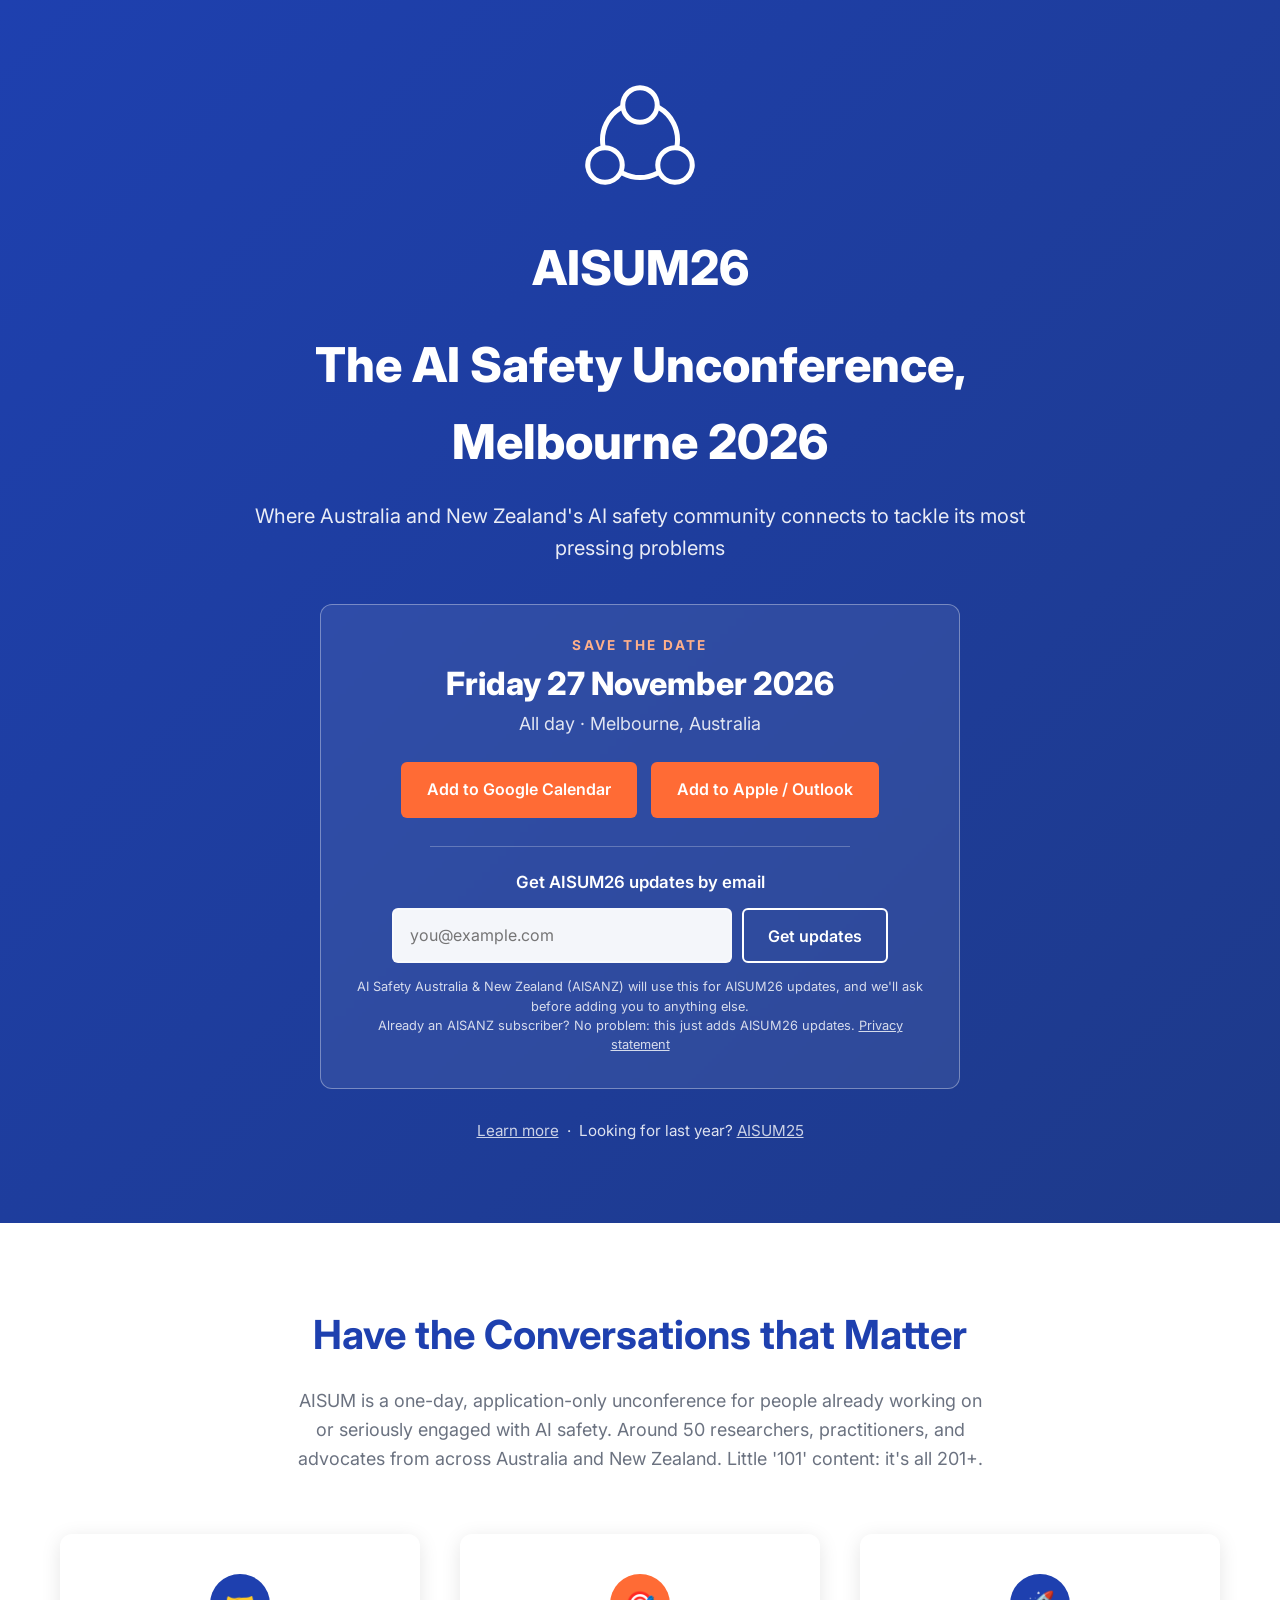
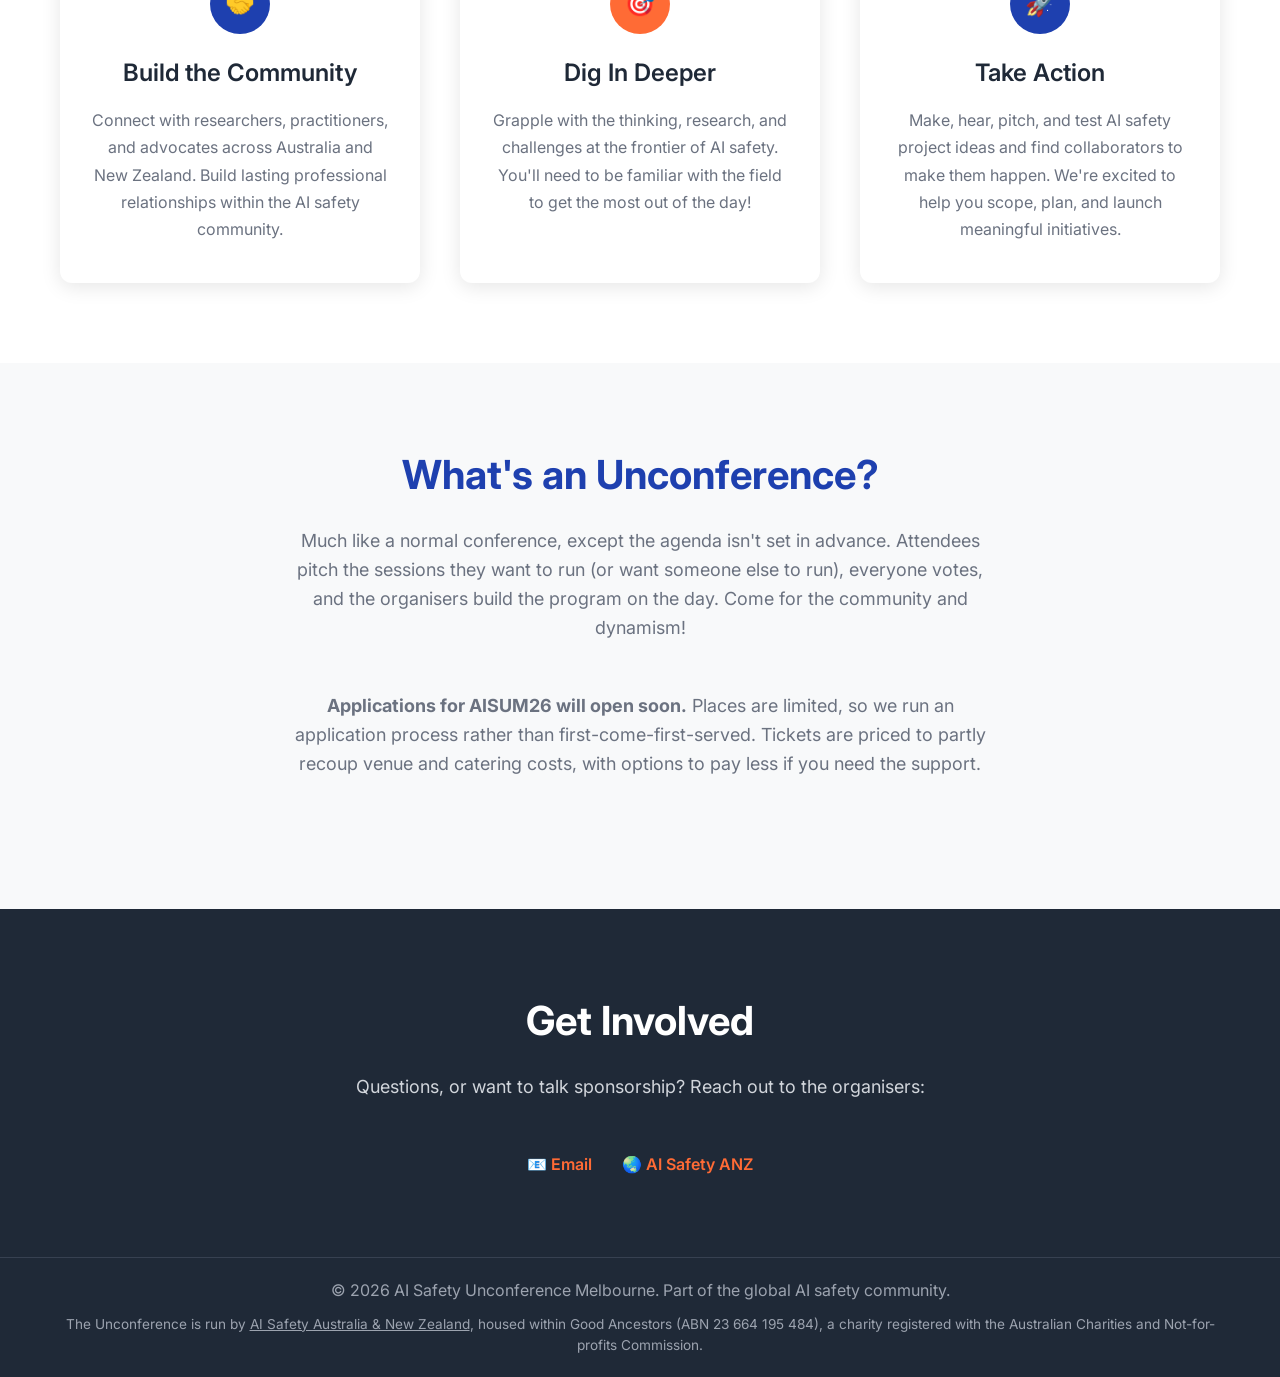
<file: index.html>
<!DOCTYPE html>
<html lang="en">
<head>
    <meta charset="UTF-8">
    <meta name="viewport" content="width=device-width, initial-scale=1.0">
    <title>AISUM - The AI Safety Unconference, Melbourne</title>
    <meta name="description" content="AISUM is the annual AI Safety Unconference in Melbourne. Save the date for AISUM26: Friday 27 November 2026.">
    <link rel="icon" type="image/svg+xml" href="favicon.svg">
    <link href="https://fonts.googleapis.com/css2?family=Inter:wght@400;500;600;700;800;900&display=swap" rel="stylesheet">
    <link rel="stylesheet" href="styles.css">
</head>
<body>
    <section class="hero">
        <div class="hero-content">
            <div class="icon-logo">
                <svg viewBox="0 0 24 24" xmlns="http://www.w3.org/2000/svg">
                    <path d="M19.902 13.161a7.876 7.876 0 0 0-3.956-8.1c0-.021.006-.04.006-.061a3.952 3.952 0 0 0-7.904 0c0 .02.006.04.006.06a7.876 7.876 0 0 0-3.956 8.101 3.946 3.946 0 1 0 4.242 5.93 7.855 7.855 0 0 0 7.32 0 3.945 3.945 0 1 0 4.242-5.93zM12 2.051A2.948 2.948 0 1 1 9.052 5 2.951 2.951 0 0 1 12 2.052zM5 19.949A2.948 2.948 0 1 1 7.948 17 2.951 2.951 0 0 1 5 19.948zm3.75-1.76A3.896 3.896 0 0 0 8.952 17a3.952 3.952 0 0 0-3.868-3.944A7.1 7.1 0 0 1 4.996 12a6.977 6.977 0 0 1 3.232-5.885 3.926 3.926 0 0 0 7.544 0A6.977 6.977 0 0 1 19.004 12a7.1 7.1 0 0 1-.088 1.056A3.952 3.952 0 0 0 15.048 17a3.896 3.896 0 0 0 .202 1.188 7.13 7.13 0 0 1-6.5 0zM19 19.948A2.948 2.948 0 1 1 21.948 17 2.951 2.951 0 0 1 19 19.948z"/>
                </svg>
            </div>
            <h1>AISUM26</h1>
            <h1>The AI Safety Unconference, Melbourne 2026</h1>
            <p class="tagline">Where Australia and New Zealand's AI safety community connects to tackle its most pressing problems</p>

            <div class="save-the-date">
                <div class="std-label">Save the date</div>
                <div class="std-date">Friday 27 November 2026</div>
                <div class="std-detail">All day &middot; Melbourne, Australia</div>
                <div class="cta-buttons std-buttons">
                    <a href="https://calendar.google.com/calendar/render?action=TEMPLATE&amp;text=AISUM26%20%E2%80%93%20AI%20Safety%20Unconference%2C%20Melbourne&amp;dates=20261127/20261128&amp;details=Save%20the%20date%20for%20AISUM26%2C%20the%20AI%20Safety%20Unconference%2C%20Melbourne.%20Details%20and%20applications%3A%20https%3A%2F%2Faisum.org&amp;location=Melbourne%2C%20Australia" class="btn btn-primary" target="_blank" rel="noopener">Add to Google Calendar</a>
                    <a href="aisum26.ics" download="aisum26.ics" class="btn btn-primary">Add to Apple / Outlook</a>
                </div>

                <div class="std-divider"></div>

                <form action="https://aisafetyanz.us14.list-manage.com/subscribe/post?u=d1f02c8a936106ad288cdf2ec&amp;id=2e002b7472&amp;f_id=00a6b8e5f0" method="post" class="std-subscribe" id="mc-embedded-subscribe-form" name="mc-embedded-subscribe-form">
                    <label for="mce-EMAIL" class="std-subscribe-label">Get AISUM26 updates by email</label>
                    <div class="std-subscribe-row">
                        <input type="email" name="EMAIL" id="mce-EMAIL" required placeholder="you@example.com" autocomplete="email">
                        <input type="hidden" name="tags" value="40191473">
                        <button type="submit" name="subscribe" class="btn btn-outline">Get updates</button>
                    </div>
                    <div aria-hidden="true" style="position: absolute; left: -5000px;"><input type="text" name="b_d1f02c8a936106ad288cdf2ec_2e002b7472" tabindex="-1" value=""></div>
                    <p class="std-subscribe-msg" id="std-subscribe-msg" role="status" aria-live="polite" hidden></p>
                    <p class="std-fineprint">
                        AI Safety Australia &amp; New Zealand (AISANZ) will use this for AISUM26 updates, and we'll ask before adding you to anything else.<br>
                        Already an AISANZ subscriber? No problem: this just adds AISUM26 updates. <a href="privacy">Privacy statement</a>
                    </p>
                </form>
            </div>

            <p style="margin-top: 30px; opacity: 0.85; font-size: 0.95rem;">
                <a href="#about" style="color: rgba(255, 255, 255, 0.9); text-decoration: underline;">Learn more</a>
                &nbsp;&middot;&nbsp;
                Looking for last year? <a href="https://aisum25.com" style="color: rgba(255, 255, 255, 0.9); text-decoration: underline;">AISUM25</a>
            </p>
        </div>
    </section>

    <section id="about" class="section section-white">
        <div class="container">
            <h2>Have the Conversations that Matter</h2>
            <p class="section-description">
                AISUM is a one-day, application-only unconference for people already working on or seriously engaged with AI safety. Around 50 researchers, practitioners, and advocates from across Australia and New Zealand. Little '101' content: it's all 201+.
            </p>

            <div class="features-grid">

                <div class="feature-card">
                    <div class="feature-icon">🤝</div>
                    <h3>Build the Community</h3>
                    <p class="feature-description">
                        Connect with researchers, practitioners, and advocates across Australia and New Zealand. Build lasting professional relationships within the AI safety community.
                    </p>
                </div>

                <div class="feature-card">
                    <div class="feature-icon accent">🎯</div>
                    <h3>Dig In Deeper</h3>
                    <p class="feature-description">
                        Grapple with the thinking, research, and challenges at the frontier of AI safety. You'll need to be familiar with the field to get the most out of the day!
                    </p>
                </div>

                <div class="feature-card">
                    <div class="feature-icon">🚀</div>
                    <h3>Take Action</h3>
                    <p class="feature-description">
                        Make, hear, pitch, and test AI safety project ideas and find collaborators to make them happen. We're excited to help you scope, plan, and launch meaningful initiatives.
                    </p>
                </div>

            </div>
        </div>
    </section>

    <section class="section" style="background: #f8f9fa;">
        <div class="container">
            <h2>What's an Unconference?</h2>
            <p class="section-description">
                Much like a normal conference, except the agenda isn't set in advance. Attendees pitch the sessions they want to run (or want someone else to run), everyone votes, and the organisers build the program on the day. Come for the community and dynamism!
            </p>
            <p class="section-description">
                <strong>Applications for AISUM26 will open soon.</strong> Places are limited, so we run an application process rather than first-come-first-served. Tickets are priced to partly recoup venue and catering costs, with options to pay less if you need the support.
            </p>
        </div>
    </section>

    <section id="register" class="section contact-section">
        <div class="container">
            <h2>Get Involved</h2>
            <p class="section-description" style="color: #D1D5DB;">Questions, or want to talk sponsorship? Reach out to the organisers:</p>
            <div class="contact-links">
                <a href="mailto:michael.kerrison@aisafetyanz.com.au?subject=AISUM26" class="contact-link">📧 Email</a>
                <a href="https://www.aisafetyanz.com.au/" class="contact-link">🌏 AI Safety ANZ</a>
            </div>
        </div>
    </section>

    <footer>
        <div class="container">
            <p>&copy; 2026 AI Safety Unconference Melbourne. Part of the global AI safety community.</p>
            <p style="margin-top: 10px; font-size: 0.85rem;">The Unconference is run by <a href="https://www.aisafetyanz.com.au/" style="color: #9CA3AF;">AI Safety Australia &amp; New Zealand</a>, housed within Good Ancestors (ABN 23 664 195 484), a charity registered with the Australian Charities and Not-for-profits Commission.</p>
        </div>
    </footer>
    <script>
    // Submit the Mailchimp form in place (JSONP) so visitors stay on aisum.org.
    // If JS is unavailable the form falls back to a normal POST to Mailchimp's hosted page.
    (function () {
        var form = document.getElementById('mc-embedded-subscribe-form');
        var msg = document.getElementById('std-subscribe-msg');
        if (!form || !msg) return;
        form.addEventListener('submit', function (e) {
            e.preventDefault();
            var btn = form.querySelector('button[type="submit"]');
            btn.disabled = true;
            var params = new URLSearchParams(new FormData(form));
            params.set('c', 'aisumMcCallback');
            var url = form.action.replace('/subscribe/post?', '/subscribe/post-json?') + '&' + params.toString();
            // Fallback: some browsers (Firefox strict tracking protection, ad blockers) block
            // third-party requests to list-manage.com. A plain form POST is a first-party
            // navigation and gets through, so hand over to Mailchimp's hosted page.
            var fellBack = false;
            function fallback() {
                if (fellBack) return;
                fellBack = true;
                clearTimeout(timer);
                window.aisumMcCallback = function () {};
                form.submit();
            }
            var timer = setTimeout(fallback, 8000);
            window.aisumMcCallback = function (data) {
                if (fellBack) return;
                clearTimeout(timer);
                var text = (data && data.msg || '').replace(/^\d+\s*-\s*/, '');
                if (data && data.result === 'success') {
                    var needsConfirm = /confirm/i.test(text);
                    show(needsConfirm
                        ? 'Almost there: check your inbox for a confirmation email.'
                        : "You're on the list. We'll email you when there's AISUM26 news.", false);
                    form.querySelector('.std-subscribe-row').hidden = true;
                } else if (/already subscribed/i.test(text)) {
                    show("Looks like you're already on the AISANZ list. Email michael.kerrison@aisafetyanz.com.au and we'll add you to AISUM26 updates.", true);
                    btn.disabled = false;
                } else {
                    var tmp = document.createElement('div'); tmp.innerHTML = text;
                    show(tmp.textContent || 'Something went wrong. Please try again.', true);
                    btn.disabled = false;
                }
            };
            var script = document.createElement('script');
            script.src = url;
            script.onerror = fallback;
            document.body.appendChild(script);
        });
        function show(text, isError) {
            msg.textContent = text;
            msg.classList.toggle('is-error', !!isError);
            msg.hidden = false;
        }
    })();
    </script>
</body>
</html>
</file>
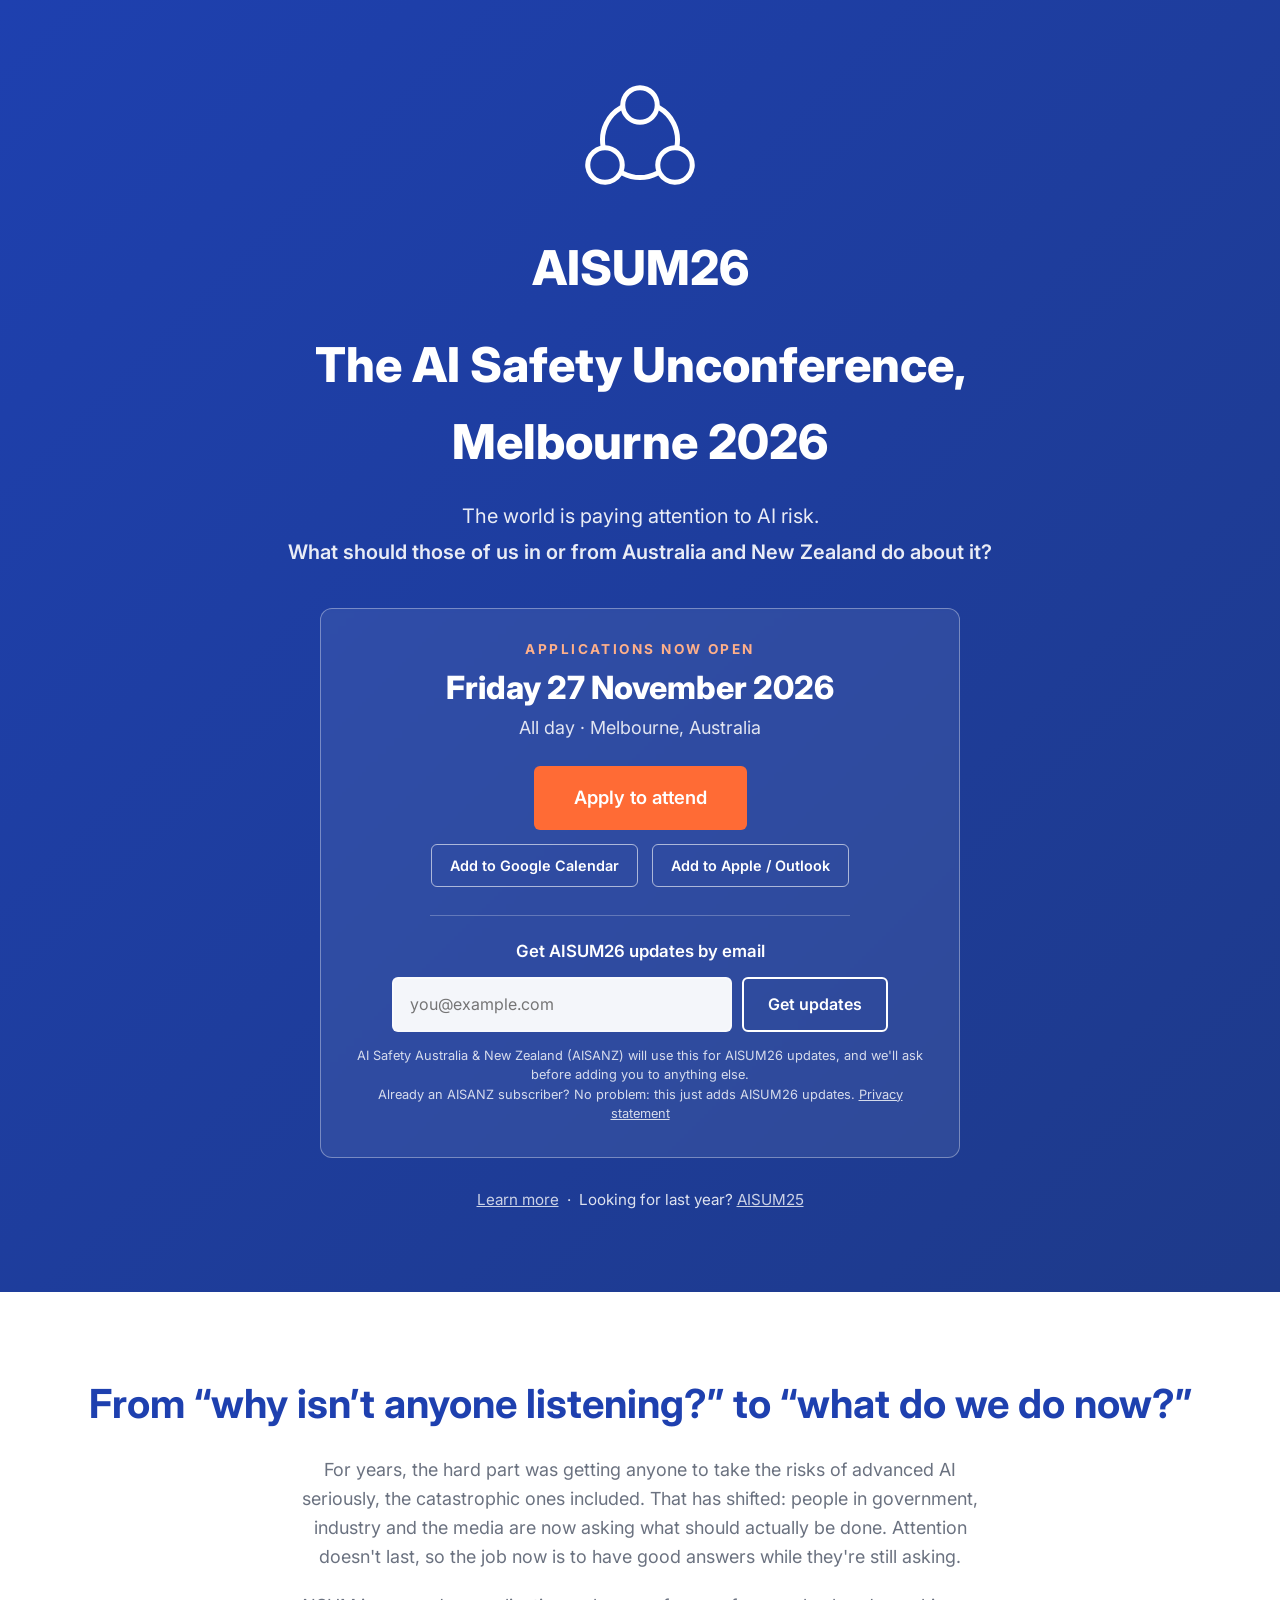
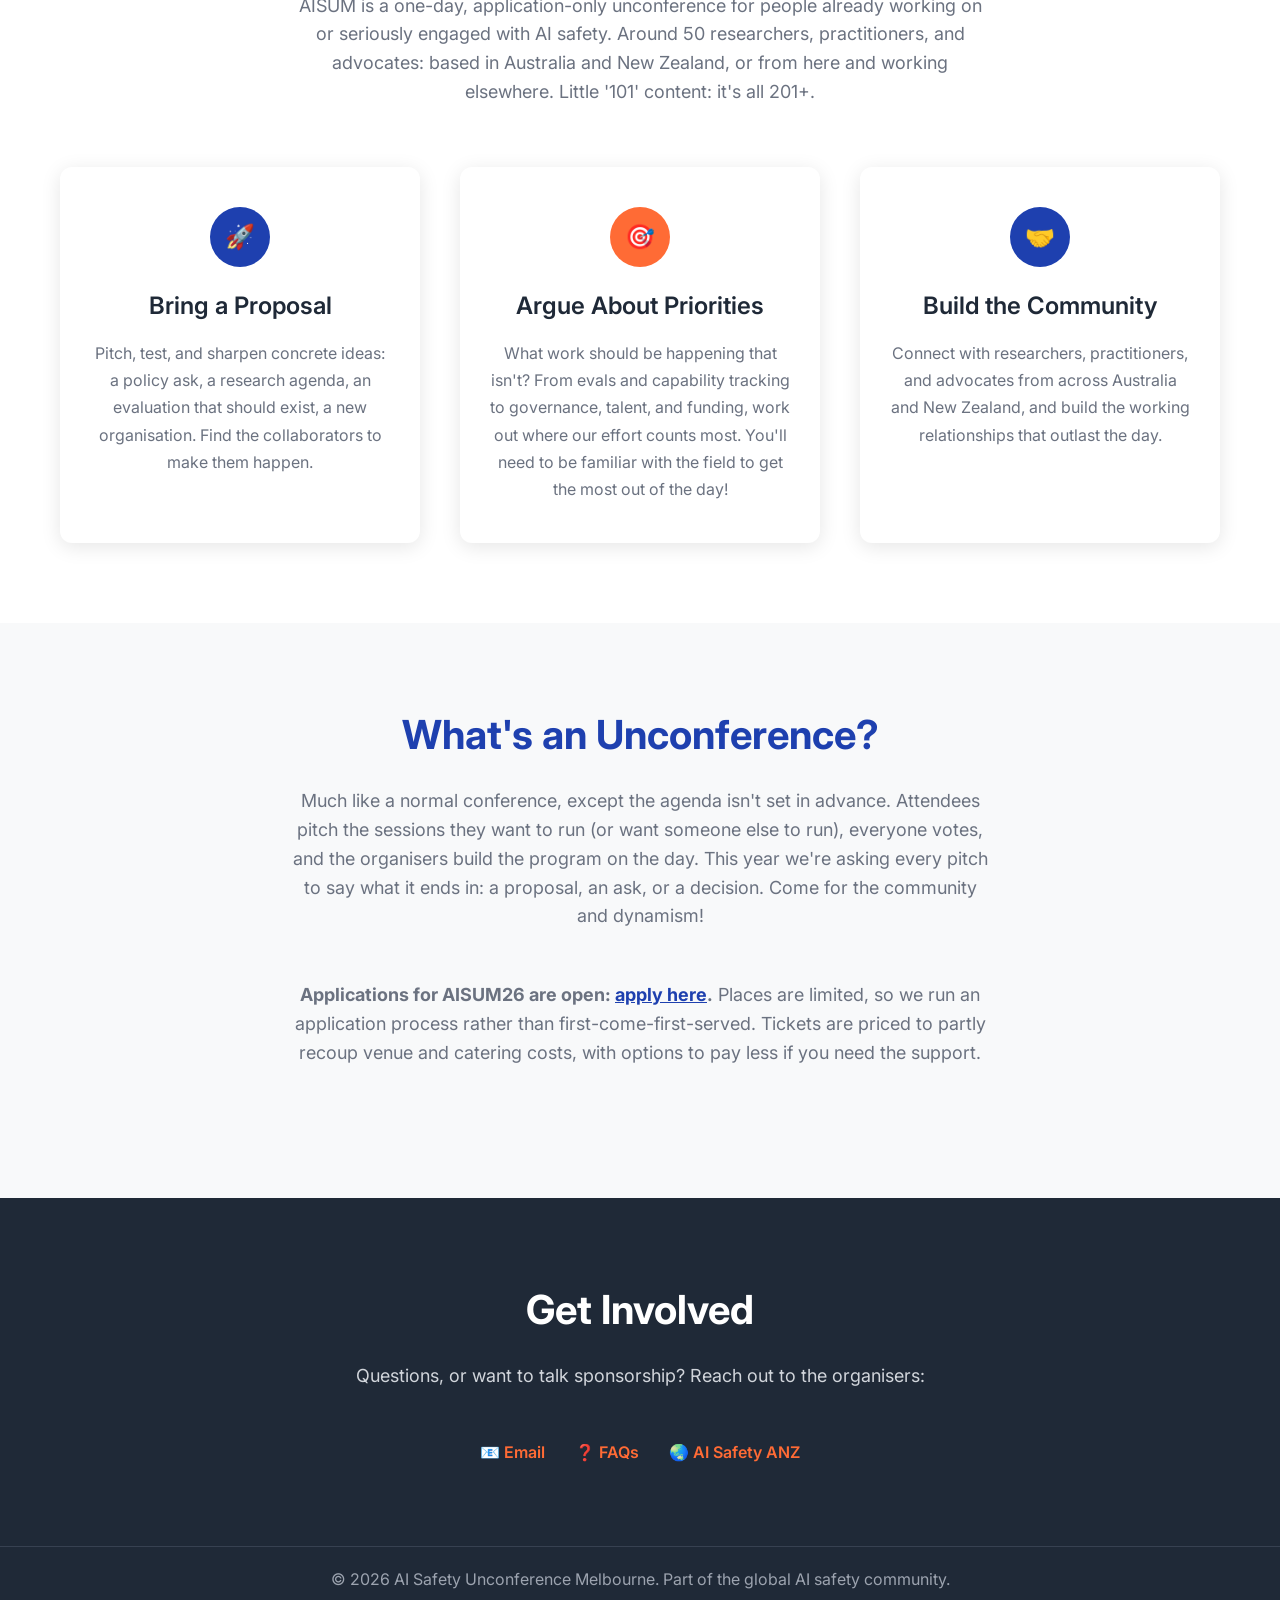
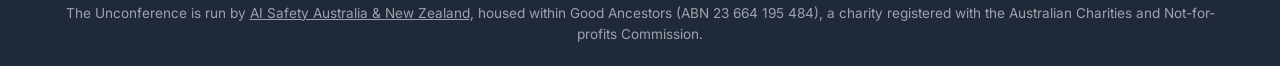
<file: public/index.html>
<!DOCTYPE html>
<html lang="en">
<head>
    <meta charset="UTF-8">
    <meta name="viewport" content="width=device-width, initial-scale=1.0">
    <title>AISUM - The AI Safety Unconference, Melbourne</title>
    <meta name="description" content="AISUM26, the AI Safety Unconference, Melbourne: Friday 27 November 2026. The world is paying attention to AI risk. What should those of us in or from Australia and New Zealand do about it? Applications are open.">
    <meta property="og:type" content="website">
    <meta property="og:url" content="https://aisum.org/">
    <meta property="og:title" content="AISUM26: The AI Safety Unconference, Melbourne">
    <meta property="og:description" content="The world is paying attention to AI risk. What should those of us in or from Australia and New Zealand do about it? Friday 27 November 2026, Melbourne. Applications are open.">
    <meta property="og:image" content="https://aisum.org/og.png">
    <meta property="og:image:width" content="1200">
    <meta property="og:image:height" content="630">
    <meta property="og:image:alt" content="AISUM26, the AI Safety Unconference, Melbourne: Friday 27 November 2026. Applications now open at aisum.org.">
    <meta name="twitter:card" content="summary_large_image">
    <link rel="icon" type="image/svg+xml" href="favicon.svg">
    <link href="https://fonts.googleapis.com/css2?family=Inter:wght@400;500;600;700;800;900&display=swap" rel="stylesheet">
    <link rel="stylesheet" href="styles.css">
</head>
<body>
    <section class="hero">
        <div class="hero-content">
            <div class="icon-logo">
                <svg viewBox="0 0 24 24" xmlns="http://www.w3.org/2000/svg">
                    <path d="M19.902 13.161a7.876 7.876 0 0 0-3.956-8.1c0-.021.006-.04.006-.061a3.952 3.952 0 0 0-7.904 0c0 .02.006.04.006.06a7.876 7.876 0 0 0-3.956 8.101 3.946 3.946 0 1 0 4.242 5.93 7.855 7.855 0 0 0 7.32 0 3.945 3.945 0 1 0 4.242-5.93zM12 2.051A2.948 2.948 0 1 1 9.052 5 2.951 2.951 0 0 1 12 2.052zM5 19.949A2.948 2.948 0 1 1 7.948 17 2.951 2.951 0 0 1 5 19.948zm3.75-1.76A3.896 3.896 0 0 0 8.952 17a3.952 3.952 0 0 0-3.868-3.944A7.1 7.1 0 0 1 4.996 12a6.977 6.977 0 0 1 3.232-5.885 3.926 3.926 0 0 0 7.544 0A6.977 6.977 0 0 1 19.004 12a7.1 7.1 0 0 1-.088 1.056A3.952 3.952 0 0 0 15.048 17a3.896 3.896 0 0 0 .202 1.188 7.13 7.13 0 0 1-6.5 0zM19 19.948A2.948 2.948 0 1 1 21.948 17 2.951 2.951 0 0 1 19 19.948z"/>
                </svg>
            </div>
            <h1>AISUM26</h1>
            <h1>The AI Safety Unconference, Melbourne 2026</h1>
            <p class="tagline">The world is paying attention to AI risk. <strong>What should those of us in or from Australia and New Zealand do about it?</strong></p>

            <div class="save-the-date">
                <div class="std-label">Applications now open</div>
                <div class="std-date">Friday 27 November 2026</div>
                <div class="std-detail">All day &middot; Melbourne, Australia</div>
                <div class="cta-buttons std-buttons">
                    <a href="https://apply.aisum.org/" class="btn btn-primary std-apply">Apply to attend</a>
                </div>
                <div class="cta-buttons std-buttons std-calendar">
                    <a href="https://calendar.google.com/calendar/render?action=TEMPLATE&amp;text=AISUM26%20%E2%80%93%20AI%20Safety%20Unconference%2C%20Melbourne&amp;dates=20261127/20261128&amp;details=Save%20the%20date%20for%20AISUM26%2C%20the%20AI%20Safety%20Unconference%2C%20Melbourne.%20Details%20and%20applications%3A%20https%3A%2F%2Faisum.org&amp;location=Melbourne%2C%20Australia" class="btn btn-outline" target="_blank" rel="noopener">Add to Google Calendar</a>
                    <a href="aisum26.ics" download="aisum26.ics" class="btn btn-outline">Add to Apple / Outlook</a>
                </div>

                <div class="std-divider"></div>

                <form action="https://aisafetyanz.us14.list-manage.com/subscribe/post?u=d1f02c8a936106ad288cdf2ec&amp;id=2e002b7472&amp;f_id=00a6b8e5f0" method="post" class="std-subscribe" id="mc-embedded-subscribe-form" name="mc-embedded-subscribe-form">
                    <label for="mce-EMAIL" class="std-subscribe-label">Get AISUM26 updates by email</label>
                    <div class="std-subscribe-row">
                        <input type="email" name="EMAIL" id="mce-EMAIL" required placeholder="you@example.com" autocomplete="email">
                        <input type="hidden" name="tags" value="40191473">
                        <button type="submit" name="subscribe" class="btn btn-outline">Get updates</button>
                    </div>
                    <div aria-hidden="true" style="position: absolute; left: -5000px;"><input type="text" name="b_d1f02c8a936106ad288cdf2ec_2e002b7472" tabindex="-1" value=""></div>
                    <p class="std-subscribe-msg" id="std-subscribe-msg" role="status" aria-live="polite" hidden></p>
                    <p class="std-fineprint">
                        AI Safety Australia &amp; New Zealand (AISANZ) will use this for AISUM26 updates, and we'll ask before adding you to anything else.<br>
                        Already an AISANZ subscriber? No problem: this just adds AISUM26 updates. <a href="privacy">Privacy statement</a>
                    </p>
                </form>
            </div>

            <p style="margin-top: 30px; opacity: 0.85; font-size: 0.95rem;">
                <a href="#about" style="color: rgba(255, 255, 255, 0.9); text-decoration: underline;">Learn more</a>
                &nbsp;&middot;&nbsp;
                Looking for last year? <a href="https://aisum25.com" style="color: rgba(255, 255, 255, 0.9); text-decoration: underline;">AISUM25</a>
            </p>
        </div>
    </section>

    <section id="about" class="section section-white">
        <div class="container">
            <h2>From &ldquo;why isn&rsquo;t anyone listening?&rdquo; to &ldquo;what do we do now?&rdquo;</h2>
            <p class="section-description" style="margin-bottom: 20px;">
                For years, the hard part was getting anyone to take the risks of advanced AI seriously, the catastrophic ones included. That has shifted: people in government, industry and the media are now asking what should actually be done. Attention doesn't last, so the job now is to have good answers while they're still asking.
            </p>
            <p class="section-description">
                AISUM is a one-day, application-only unconference for people already working on or seriously engaged with AI safety. Around 50 researchers, practitioners, and advocates: based in Australia and New Zealand, or from here and working elsewhere. Little '101' content: it's all 201+.
            </p>

            <div class="features-grid">
                <div class="feature-card">
                    <div class="feature-icon">🚀</div>
                    <h3>Bring a Proposal</h3>
                    <p class="feature-description">
                        Pitch, test, and sharpen concrete ideas: a policy ask, a research agenda, an evaluation that should exist, a new organisation. Find the collaborators to make them happen.
                    </p>
                </div>
                <div class="feature-card">
                    <div class="feature-icon accent">🎯</div>
                    <h3>Argue About Priorities</h3>
                    <p class="feature-description">
                        What work should be happening that isn't? From evals and capability tracking to governance, talent, and funding, work out where our effort counts most. You'll need to be familiar with the field to get the most out of the day!
                    </p>
                </div>
                <div class="feature-card">
                    <div class="feature-icon">🤝</div>
                    <h3>Build the Community</h3>
                    <p class="feature-description">
                        Connect with researchers, practitioners, and advocates from across Australia and New Zealand, and build the working relationships that outlast the day.
                    </p>
                </div>
            </div>
        </div>
    </section>

    <section class="section" style="background: #f8f9fa;">
        <div class="container">
            <h2>What's an Unconference?</h2>
            <p class="section-description">
                Much like a normal conference, except the agenda isn't set in advance. Attendees pitch the sessions they want to run (or want someone else to run), everyone votes, and the organisers build the program on the day. This year we're asking every pitch to say what it ends in: a proposal, an ask, or a decision. Come for the community and dynamism!
            </p>
            <p class="section-description">
                <strong>Applications for AISUM26 are open: <a href="https://apply.aisum.org/" style="color: #1E40AF;">apply here</a>.</strong> Places are limited, so we run an application process rather than first-come-first-served. Tickets are priced to partly recoup venue and catering costs, with options to pay less if you need the support.
            </p>
        </div>
    </section>

    <section id="register" class="section contact-section">
        <div class="container">
            <h2>Get Involved</h2>
            <p class="section-description" style="color: #D1D5DB;">Questions, or want to talk sponsorship? Reach out to the organisers:</p>
            <div class="contact-links">
                <a href="mailto:michael.kerrison@aisafetyanz.com.au?subject=AISUM26" class="contact-link">📧 Email</a>
                <a href="faqs" class="contact-link">❓ FAQs</a>
                <a href="https://www.aisafetyanz.com.au/" class="contact-link">🌏 AI Safety ANZ</a>
            </div>
        </div>
    </section>

    <footer>
        <div class="container">
            <p>&copy; 2026 AI Safety Unconference Melbourne. Part of the global AI safety community.</p>
            <p style="margin-top: 10px; font-size: 0.85rem;">The Unconference is run by <a href="https://www.aisafetyanz.com.au/" style="color: #9CA3AF;">AI Safety Australia &amp; New Zealand</a>, housed within Good Ancestors (ABN 23 664 195 484), a charity registered with the Australian Charities and Not-for-profits Commission.</p>
        </div>
    </footer>
    <script>
    // Submit the Mailchimp form in place (JSONP) so visitors stay on aisum.org.
    // If JS is unavailable the form falls back to a normal POST to Mailchimp's hosted page.
    (function () {
        var form = document.getElementById('mc-embedded-subscribe-form');
        var msg = document.getElementById('std-subscribe-msg');
        if (!form || !msg) return;
        form.addEventListener('submit', function (e) {
            e.preventDefault();
            var btn = form.querySelector('button[type="submit"]');
            btn.disabled = true;
            var params = new URLSearchParams(new FormData(form));
            params.set('c', 'aisumMcCallback');
            var url = form.action.replace('/subscribe/post?', '/subscribe/post-json?') + '&' + params.toString();
            // Fallback: some browsers (Firefox strict tracking protection, ad blockers) block
            // third-party requests to list-manage.com. A plain form POST is a first-party
            // navigation and gets through, so hand over to Mailchimp's hosted page.
            var fellBack = false;
            function fallback() {
                if (fellBack) return;
                fellBack = true;
                clearTimeout(timer);
                window.aisumMcCallback = function () {};
                form.submit();
            }
            var timer = setTimeout(fallback, 8000);
            window.aisumMcCallback = function (data) {
                if (fellBack) return;
                clearTimeout(timer);
                var text = (data && data.msg || '').replace(/^\d+\s*-\s*/, '');
                if (data && data.result === 'success') {
                    var needsConfirm = /confirm/i.test(text);
                    show(needsConfirm
                        ? 'Almost there: check your inbox for a confirmation email.'
                        : "You're on the list. We'll email you when there's AISUM26 news.", false);
                    form.querySelector('.std-subscribe-row').hidden = true;
                } else if (/already subscribed/i.test(text)) {
                    show("Looks like you're already on the AISANZ list. Email michael.kerrison@aisafetyanz.com.au and we'll add you to AISUM26 updates.", true);
                    btn.disabled = false;
                } else {
                    var tmp = document.createElement('div'); tmp.innerHTML = text;
                    show(tmp.textContent || 'Something went wrong. Please try again.', true);
                    btn.disabled = false;
                }
            };
            var script = document.createElement('script');
            script.src = url;
            script.onerror = fallback;
            document.body.appendChild(script);
        });
        function show(text, isError) {
            msg.textContent = text;
            msg.classList.toggle('is-error', !!isError);
            msg.hidden = false;
        }
    })();
    </script>
</body>
</html>
</file>
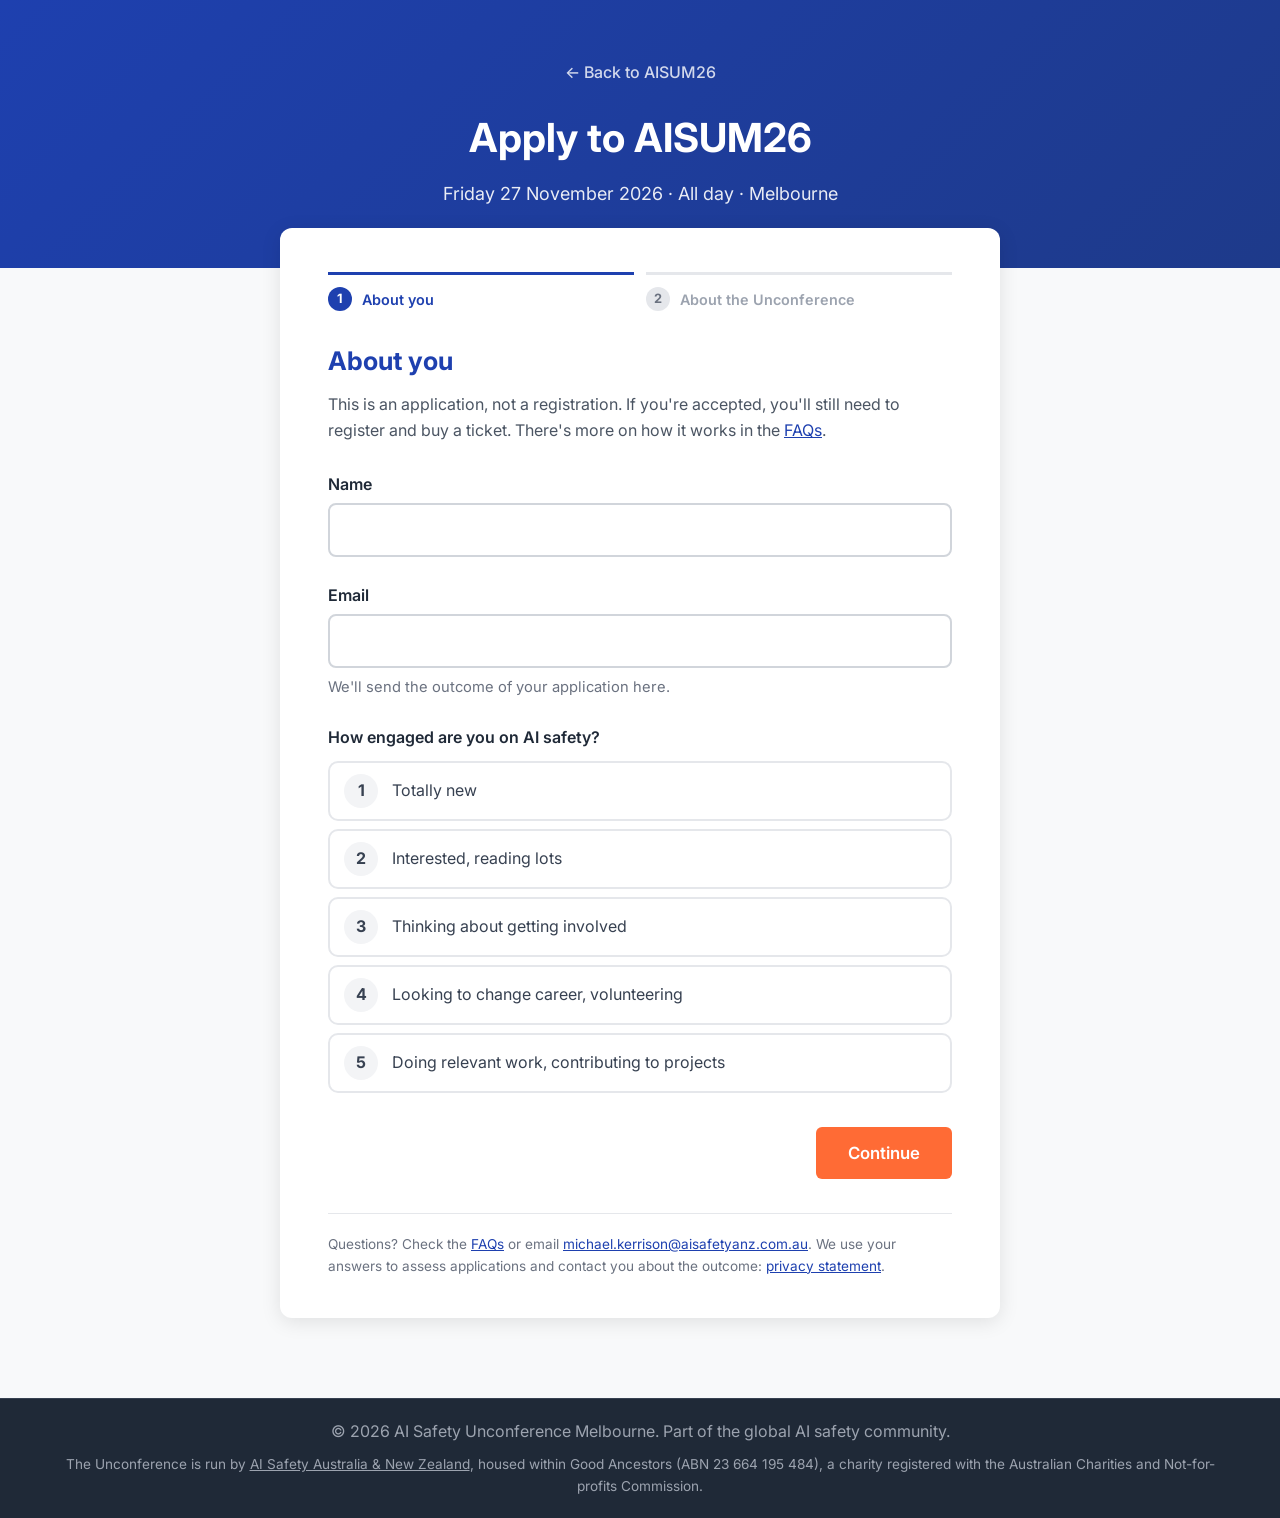
<file: apply.html>
<!DOCTYPE html>
<html lang="en">
<head>
    <meta charset="UTF-8">
    <meta name="viewport" content="width=device-width, initial-scale=1.0">
    <title>Apply to AISUM26 - The AI Safety Unconference, Melbourne</title>
    <meta name="description" content="Apply to attend AISUM26, the AI Safety Unconference, Melbourne, on Friday 27 November 2026.">
    <link rel="icon" type="image/svg+xml" href="favicon.svg">
    <link href="https://fonts.googleapis.com/css2?family=Inter:wght@400;500;600;700;800;900&display=swap" rel="stylesheet">
    <link rel="stylesheet" href="styles.css">
    <link rel="stylesheet" href="apply.css">
</head>
<body>
    <section class="header">
        <div class="container">
            <a href="/" class="back-link">← Back to AISUM26</a>
            <h1>Apply to AISUM26</h1>
            <p>Friday 27 November 2026 &middot; All day &middot; Melbourne</p>
        </div>
    </section>

    <section class="container apply-wrap">
        <div class="faqs-content apply-card">

            <noscript>
                <div class="apply-alert">
                    This form needs JavaScript. If that's a problem, email
                    <a href="mailto:michael.kerrison@aisafetyanz.com.au?subject=AISUM26%20application">michael.kerrison@aisafetyanz.com.au</a>
                    and we'll take your application that way.
                </div>
            </noscript>

            <!-- data-turnstile-sitekey: the Cloudflare Turnstile widget's public site key -->
            <form id="apply-form" class="apply-form" novalidate hidden data-turnstile-sitekey="1x00000000000000000000AA">

                <ol class="apply-steps" aria-label="Progress">
                    <li class="apply-step is-current" data-step-marker="you"><span class="apply-step-dot">1</span>About you</li>
                    <li class="apply-step" data-step-marker="unconference"><span class="apply-step-dot">2</span>About the Unconference</li>
                </ol>

                <p class="apply-draft-note" id="apply-draft-note" role="status" hidden>
                    We've restored the answers you'd started on this device.
                    <button type="button" class="apply-linkbtn" id="apply-clear-draft">Start again</button>
                </p>

                <!-- Step 1: About you -->
                <section class="apply-panel" data-panel="you" aria-labelledby="panel-you-title">
                    <h2 class="apply-panel-title" id="panel-you-title" tabindex="-1">About you</h2>
                    <p class="apply-lede">
                        This is an application, not a registration. If you're accepted, you'll still need to register and buy a ticket.
                        There's more on how it works in the <a href="faqs" target="_blank">FAQs</a>.
                    </p>

                    <div class="apply-field" data-field="name">
                        <label for="f-name">Name</label>
                        <input type="text" id="f-name" name="name" autocomplete="name" required maxlength="120">
                        <p class="apply-error" id="err-name" role="alert" hidden></p>
                    </div>

                    <div class="apply-field" data-field="email">
                        <label for="f-email">Email</label>
                        <input type="email" id="f-email" name="email" autocomplete="email" inputmode="email" required maxlength="200">
                        <p class="apply-help">We'll send the outcome of your application here.</p>
                        <p class="apply-error" id="err-email" role="alert" hidden></p>
                    </div>

                    <fieldset class="apply-field apply-scale" data-field="engagement">
                        <legend>How engaged are you on AI safety?</legend>
                        <div class="apply-scale-options">
                            <label class="apply-scale-option">
                                <input type="radio" name="engagement" value="1" required>
                                <span class="apply-scale-num">1</span>
                                <span class="apply-scale-text">Totally new</span>
                            </label>
                            <label class="apply-scale-option">
                                <input type="radio" name="engagement" value="2">
                                <span class="apply-scale-num">2</span>
                                <span class="apply-scale-text">Interested, reading lots</span>
                            </label>
                            <label class="apply-scale-option">
                                <input type="radio" name="engagement" value="3">
                                <span class="apply-scale-num">3</span>
                                <span class="apply-scale-text">Thinking about getting involved</span>
                            </label>
                            <label class="apply-scale-option">
                                <input type="radio" name="engagement" value="4">
                                <span class="apply-scale-num">4</span>
                                <span class="apply-scale-text">Looking to change career, volunteering</span>
                            </label>
                            <label class="apply-scale-option">
                                <input type="radio" name="engagement" value="5">
                                <span class="apply-scale-num">5</span>
                                <span class="apply-scale-text">Doing relevant work, contributing to projects</span>
                            </label>
                        </div>
                        <p class="apply-error" id="err-engagement" role="alert" hidden></p>
                    </fieldset>

                    <div class="apply-actions">
                        <button type="button" class="btn btn-primary apply-btn" data-action="next">Continue</button>
                    </div>
                </section>

                <!-- Step 2: About the Unconference -->
                <section class="apply-panel" data-panel="unconference" aria-labelledby="panel-unconf-title" hidden>
                    <h2 class="apply-panel-title" id="panel-unconf-title" tabindex="-1">About the Unconference</h2>

                    <div class="apply-field" data-field="hoping">
                        <label for="f-hoping">What are you hoping to get out of and/or contribute to the Unconference?</label>
                        <p class="apply-help" id="help-hoping">
                            A really straightforward answer could be as short as 50 words, but you may go up to 200.
                        </p>
                        <details class="apply-explainer">
                            <summary>What's an unconference?</summary>
                            <p>
                                An unconference is much like a normal conference, but most of the agenda isn't set in advance.
                                Attendees pitch sessions they want to run or want to have someone run, everyone votes on what
                                they'd like to go to, and then someone (in this case us, the organisers) does some constrained
                                optimisation to build a program.
                            </p>
                            <p>
                                What this means for you: you may want to think about what you might like to run, what you'd
                                like to see others run, and how you might make the most of the opportunity to connect with
                                others in the community.
                            </p>
                        </details>
                        <textarea id="f-hoping" name="hoping" rows="7" required aria-describedby="help-hoping count-hoping"></textarea>
                        <p class="apply-count" id="count-hoping" aria-live="polite">0 words</p>
                        <p class="apply-error" id="err-hoping" role="alert" hidden></p>
                    </div>

                    <div class="apply-field" data-field="presence">
                        <label for="f-presence">LinkedIn or other public presence</label>
                        <p class="apply-help" id="help-presence">
                            We'll look at this rather than ask you a bunch of questions about your career. You're welcome
                            to link to a Google Doc or similar: make sure it's shared publicly or with
                            michael.kerrison@aisafetyanz.com.au.
                        </p>
                        <input type="text" id="f-presence" name="presence" inputmode="url" autocomplete="url" required maxlength="500" placeholder="https://" aria-describedby="help-presence">
                        <p class="apply-error" id="err-presence" role="alert" hidden></p>
                    </div>

                    <div class="apply-field" data-field="volunteer">
                        <label class="apply-check">
                            <input type="checkbox" id="f-volunteer" name="volunteer" value="yes">
                            <span>
                                <strong>I'd be up for volunteering on the day</strong>
                                <span class="apply-check-help">Things like set-up, the welcome desk or keeping sessions to time. We'll be in touch with details.</span>
                            </span>
                        </label>
                    </div>

                    <div class="apply-field" data-field="anything_else">
                        <label for="f-anything">Anything else you would like us to know in support of your application? <span class="apply-optional">(optional)</span></label>
                        <textarea id="f-anything" name="anything_else" rows="3" maxlength="3000"></textarea>
                    </div>

                    <!-- Honeypot: humans never see or fill this -->
                    <div aria-hidden="true" class="apply-hp"><label>Leave this empty <input type="text" name="website" tabindex="-1" autocomplete="off"></label></div>

                    <!-- Cloudflare Turnstile widget mounts here -->
                    <div id="apply-turnstile" class="apply-turnstile"></div>

                    <p class="apply-submit-error" id="apply-submit-error" role="alert" hidden></p>

                    <div class="apply-actions apply-actions-split">
                        <button type="button" class="apply-linkbtn" data-action="back">← Back</button>
                        <button type="submit" class="btn btn-primary apply-btn" id="apply-submit">Submit application</button>
                    </div>
                </section>

                <p class="apply-fineprint">
                    Questions? Check the <a href="faqs" target="_blank">FAQs</a> or email <a href="mailto:michael.kerrison@aisafetyanz.com.au?subject=AISUM26%20application">michael.kerrison@aisafetyanz.com.au</a>.
                    We use your answers to assess applications and contact you about the outcome: <a href="privacy">privacy statement</a>.
                </p>
            </form>

            <!-- Engagement = 1: soft landing -->
            <section class="apply-outcome" id="apply-soft" aria-labelledby="apply-soft-title" hidden>
                <h2 class="apply-panel-title" id="apply-soft-title" tabindex="-1">Thanks for your interest in the AI Safety Unconference!</h2>
                <p>Based on your experience, we think our event won't be the best fit right now.</p>
                <p>
                    With limited space, we've chosen to focus on facilitating in-depth technical discussions, networking
                    among practitioners, and collaborative problem-solving on current research agendas.
                </p>
                <p>
                    This isn't a reflection on you! We want to make sure everyone, including newcomers, has a great
                    experience, and that means matching people to the right forum.
                </p>
                <p>
                    If you'd like to get started in AI safety, we'd suggest some of the following resources, and we'd
                    be excited to see you at future events.
                </p>
                <ul class="apply-resources">
                    <li><a href="https://bluedot.org/" target="_blank" rel="noopener">BlueDot Impact</a><span>Structured AI safety courses, a great place to start</span></li>
                    <li><a href="https://80000hours.org/" target="_blank" rel="noopener">80,000 Hours</a><span>Career guides and intro content on AI safety</span></li>
                    <li><a href="https://www.aisafety.com/" target="_blank" rel="noopener">AISafety.com</a><span>An index of even more resources</span></li>
                    <li><a href="https://www.effectivealtruism.org/ea-global/events/eagxaustralasia-2026" target="_blank" rel="noopener">EAGxAustralasia</a><span>27–29 November in Melbourne, with some intro-level content and a great place to meet the community</span></li>
                    <li><a href="https://www.aisafetyanz.com.au/" target="_blank" rel="noopener">AI Safety Australia &amp; New Zealand</a><span>Events and groups near you</span></li>
                </ul>
                <p class="apply-outcome-foot">
                    Picked the wrong option? <button type="button" class="apply-linkbtn" id="apply-soft-back">Go back and change your answer</button>
                </p>
            </section>

            <!-- Submitted -->
            <section class="apply-outcome apply-done" id="apply-done" aria-labelledby="apply-done-title" hidden>
                <div class="apply-done-mark" aria-hidden="true">✓</div>
                <h2 class="apply-panel-title" id="apply-done-title" tabindex="-1">Application received</h2>
                <p>Thanks, <span id="apply-done-name">friend</span>. We've got your application for AISUM26.</p>
                <ul class="apply-next">
                    <li>We'll email <strong id="apply-done-email">you</strong> with the outcome.</li>
                    <li>If you're accepted, you'll get a link to register and buy a ticket. Your place isn't confirmed until then.</li>
                    <li>In the meantime, start thinking about sessions you'd like to pitch or see.</li>
                </ul>
                <div class="apply-actions">
                    <a class="btn btn-primary apply-btn" href="/">Back to AISUM26</a>
                </div>
            </section>

        </div>
    </section>

    <footer>
        <div class="container">
            <p>&copy; 2026 AI Safety Unconference Melbourne. Part of the global AI safety community.</p>
            <p style="margin-top: 10px; font-size: 0.85rem;">The Unconference is run by <a href="https://www.aisafetyanz.com.au/" style="color: #9CA3AF;">AI Safety Australia &amp; New Zealand</a>, housed within Good Ancestors (ABN 23 664 195 484), a charity registered with the Australian Charities and Not-for-profits Commission.</p>
        </div>
    </footer>
    <script src="https://challenges.cloudflare.com/turnstile/v0/api.js?render=explicit" async defer></script>
    <script src="apply.js"></script>
</body>
</html>
</file>
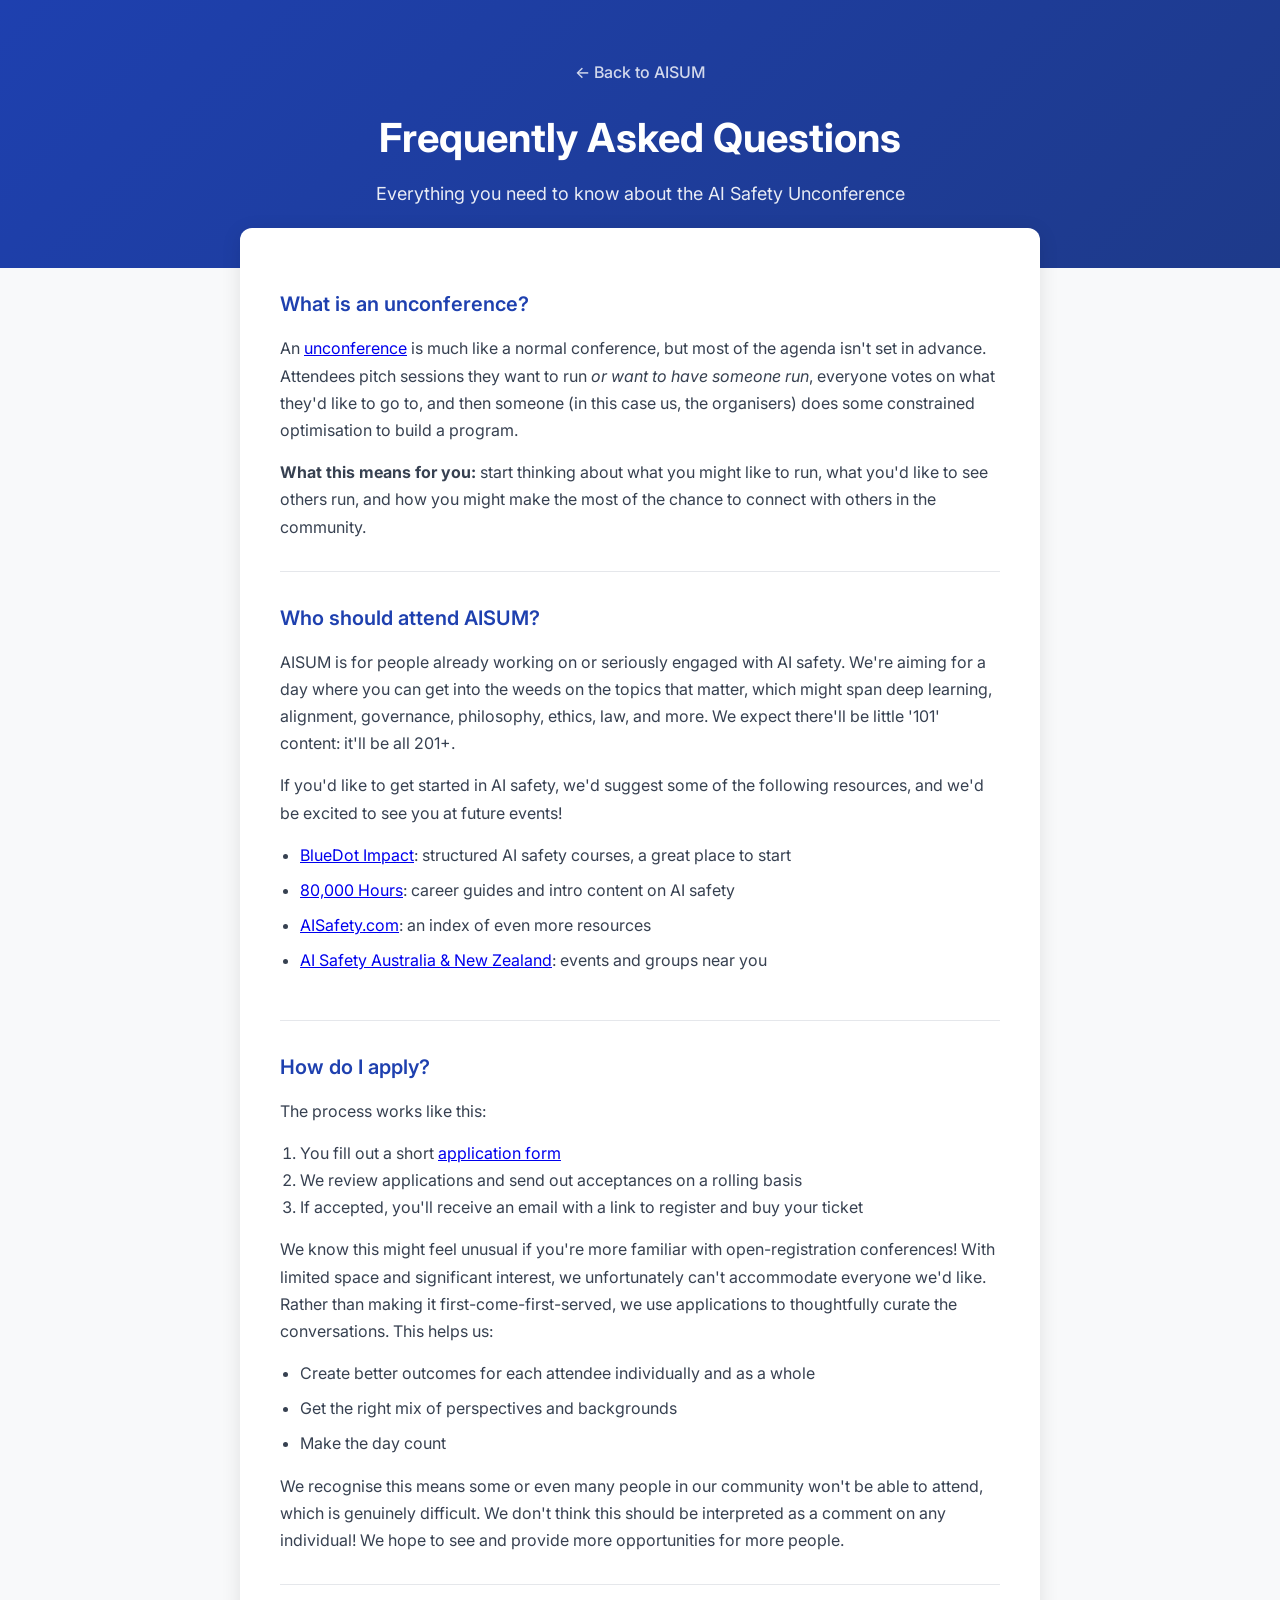
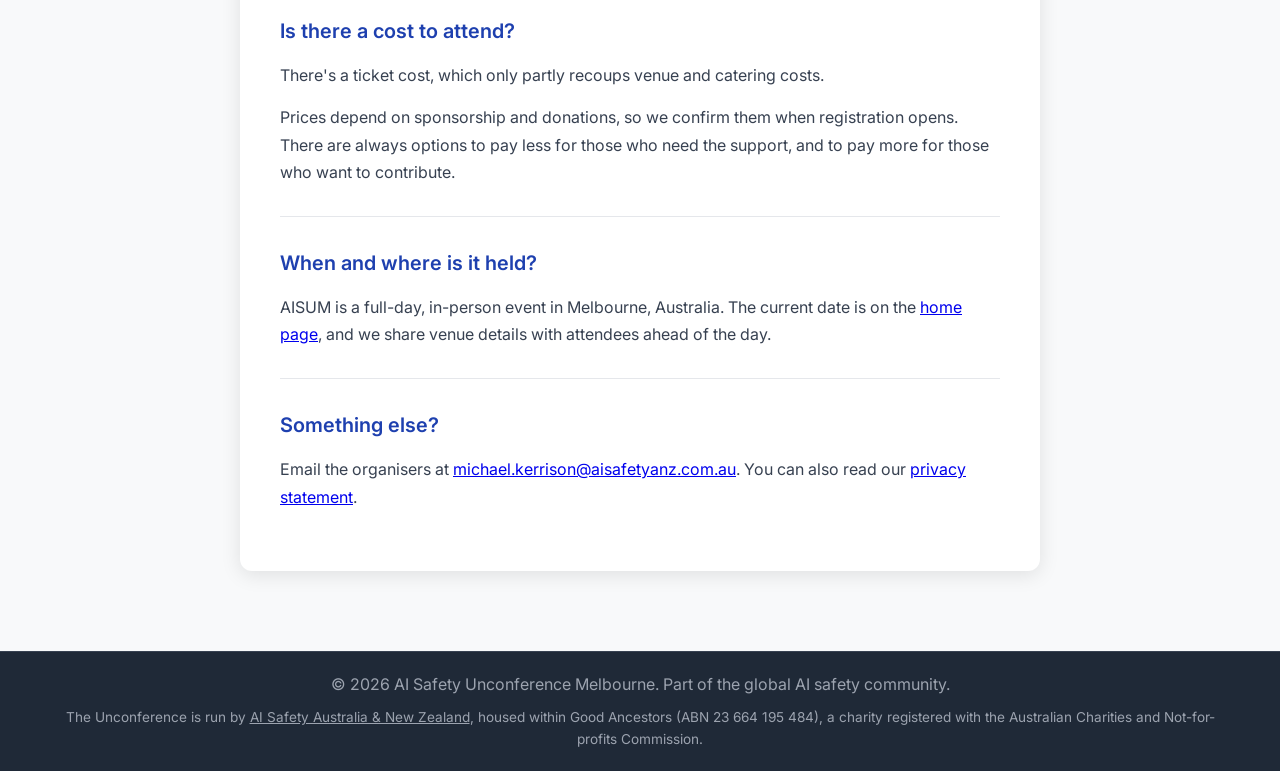
<file: faqs.html>
<!DOCTYPE html>
<html lang="en">
<head>
    <meta charset="UTF-8">
    <meta name="viewport" content="width=device-width, initial-scale=1.0">
    <title>FAQs - AISUM, the AI Safety Unconference, Melbourne</title>
    <meta name="description" content="Frequently asked questions about AISUM, the AI Safety Unconference, Melbourne: what an unconference is, who it's for, how applications work, and what it costs.">
    <link rel="icon" type="image/svg+xml" href="favicon.svg">
    <link href="https://fonts.googleapis.com/css2?family=Inter:wght@400;500;600;700;800;900&display=swap" rel="stylesheet">
    <link rel="stylesheet" href="styles.css">
</head>
<body>
    <section class="header">
        <div class="container">
            <a href="/" class="back-link">← Back to AISUM</a>
            <h1>Frequently Asked Questions</h1>
            <p>Everything you need to know about the AI Safety Unconference</p>
        </div>
    </section>

    <section class="container">
        <div class="faqs-content">

            <div class="faq-item">
                <div class="faq-question">What is an unconference?</div>
                <div class="faq-answer">
                    <p>An <a href="https://en.wikipedia.org/wiki/Unconference">unconference</a> is much like a normal conference, but most of the agenda isn't set in advance. Attendees pitch sessions they want to run <i>or want to have someone run</i>, everyone votes on what they'd like to go to, and then someone (in this case us, the organisers) does some constrained optimisation to build a program.</p>
                    <p><b>What this means for you:</b> start thinking about what you might like to run, what you'd like to see others run, and how you might make the most of the chance to connect with others in the community.</p>
                </div>
            </div>

            <div class="faq-item">
                <div class="faq-question">Who should attend AISUM?</div>
                <div class="faq-answer">
                    <p>AISUM is for people already working on or seriously engaged with AI safety. We're aiming for a day where you can get into the weeds on the topics that matter, which might span deep learning, alignment, governance, philosophy, ethics, law, and more. We expect there'll be little '101' content: it'll be all 201+.</p>
                    <p>If you'd like to get started in AI safety, we'd suggest some of the following resources, and we'd be excited to see you at future events!</p>
                    <ul>
                        <li><a href="https://bluedot.org/">BlueDot Impact</a>: structured AI safety courses, a great place to start</li>
                        <li><a href="https://80000hours.org/">80,000 Hours</a>: career guides and intro content on AI safety</li>
                        <li><a href="https://www.aisafety.com/">AISafety.com</a>: an index of even more resources</li>
                        <li><a href="https://www.aisafetyanz.com.au/">AI Safety Australia &amp; New Zealand</a>: events and groups near you</li>
                    </ul>
                </div>
            </div>

            <div class="faq-item">
                <div class="faq-question">How do I apply?</div>
                <div class="faq-answer">
                    <p>The process works like this:</p>
                    <ol>
                        <li>You fill out a short <a href="apply">application form</a></li>
                        <li>We review applications and send out acceptances on a rolling basis</li>
                        <li>If accepted, you'll receive an email with a link to register and buy your ticket</li>
                    </ol>
                    <p>We know this might feel unusual if you're more familiar with open-registration conferences! With limited space and significant interest, we unfortunately can't accommodate everyone we'd like. Rather than making it first-come-first-served, we use applications to thoughtfully curate the conversations. This helps us:</p>
                    <ul>
                        <li>Create better outcomes for each attendee individually and as a whole</li>
                        <li>Get the right mix of perspectives and backgrounds</li>
                        <li>Make the day count</li>
                    </ul>
                    <p>We recognise this means some or even many people in our community won't be able to attend, which is genuinely difficult. We don't think this should be interpreted as a comment on any individual! We hope to see and provide more opportunities for more people.</p>
                </div>
            </div>

            <div class="faq-item">
                <div class="faq-question">Is there a cost to attend?</div>
                <div class="faq-answer">
                    <p>There's a ticket cost, which only partly recoups venue and catering costs.</p>
                    <p>Prices depend on sponsorship and donations, so we confirm them when registration opens. There are always options to pay less for those who need the support, and to pay more for those who want to contribute.</p>
                </div>
            </div>

            <div class="faq-item">
                <div class="faq-question">When and where is it held?</div>
                <div class="faq-answer">
                    <p>AISUM is a full-day, in-person event in Melbourne, Australia. The current date is on the <a href="/">home page</a>, and we share venue details with attendees ahead of the day.</p>
                </div>
            </div>

            <div class="faq-item">
                <div class="faq-question">Something else?</div>
                <div class="faq-answer">
                    <p>Email the organisers at <a href="mailto:michael.kerrison@aisafetyanz.com.au?subject=AISUM">michael.kerrison@aisafetyanz.com.au</a>. You can also read our <a href="privacy">privacy statement</a>.</p>
                </div>
            </div>
        </div>
    </section>

    <footer>
        <div class="container">
            <p>&copy; 2026 AI Safety Unconference Melbourne. Part of the global AI safety community.</p>
            <p style="margin-top: 10px; font-size: 0.85rem;">The Unconference is run by <a href="https://www.aisafetyanz.com.au/" style="color: #9CA3AF;">AI Safety Australia &amp; New Zealand</a>, housed within Good Ancestors (ABN 23 664 195 484), a charity registered with the Australian Charities and Not-for-profits Commission.</p>
        </div>
    </footer>
</body>
</html>
</file>
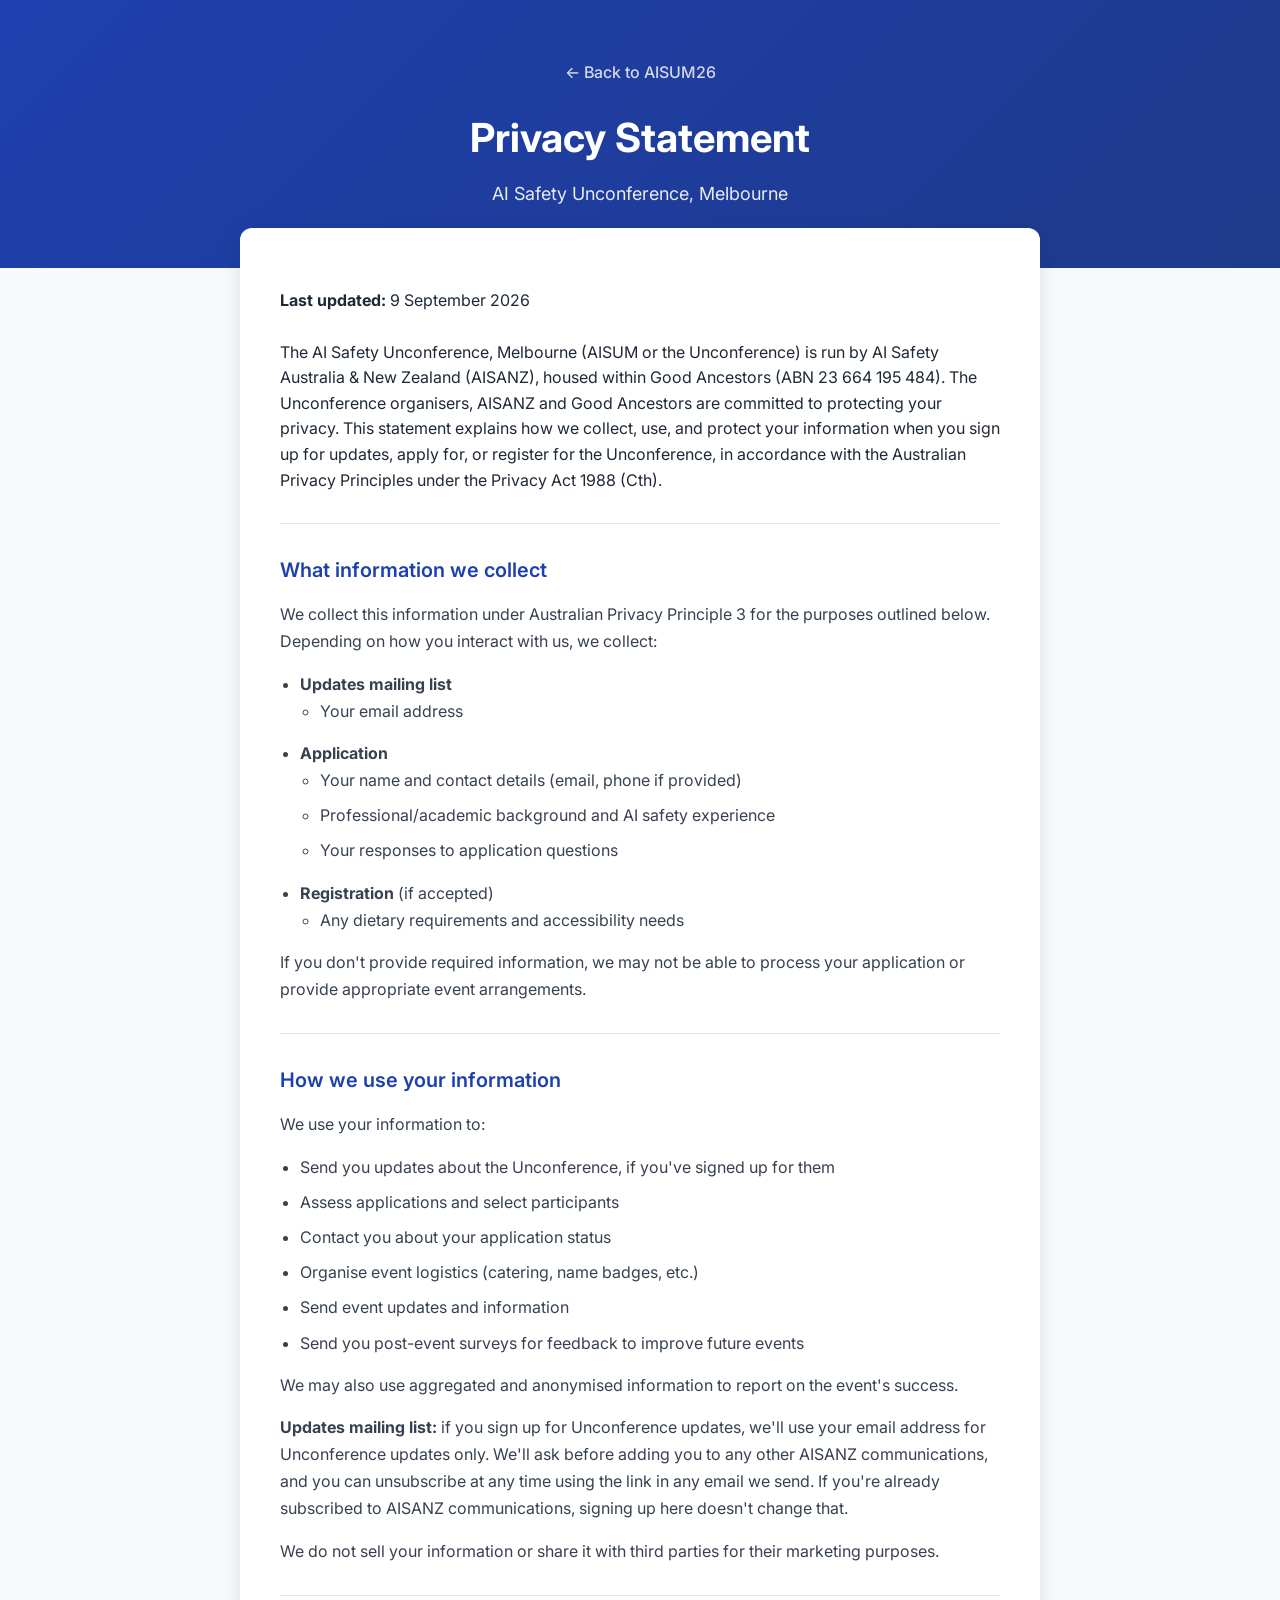
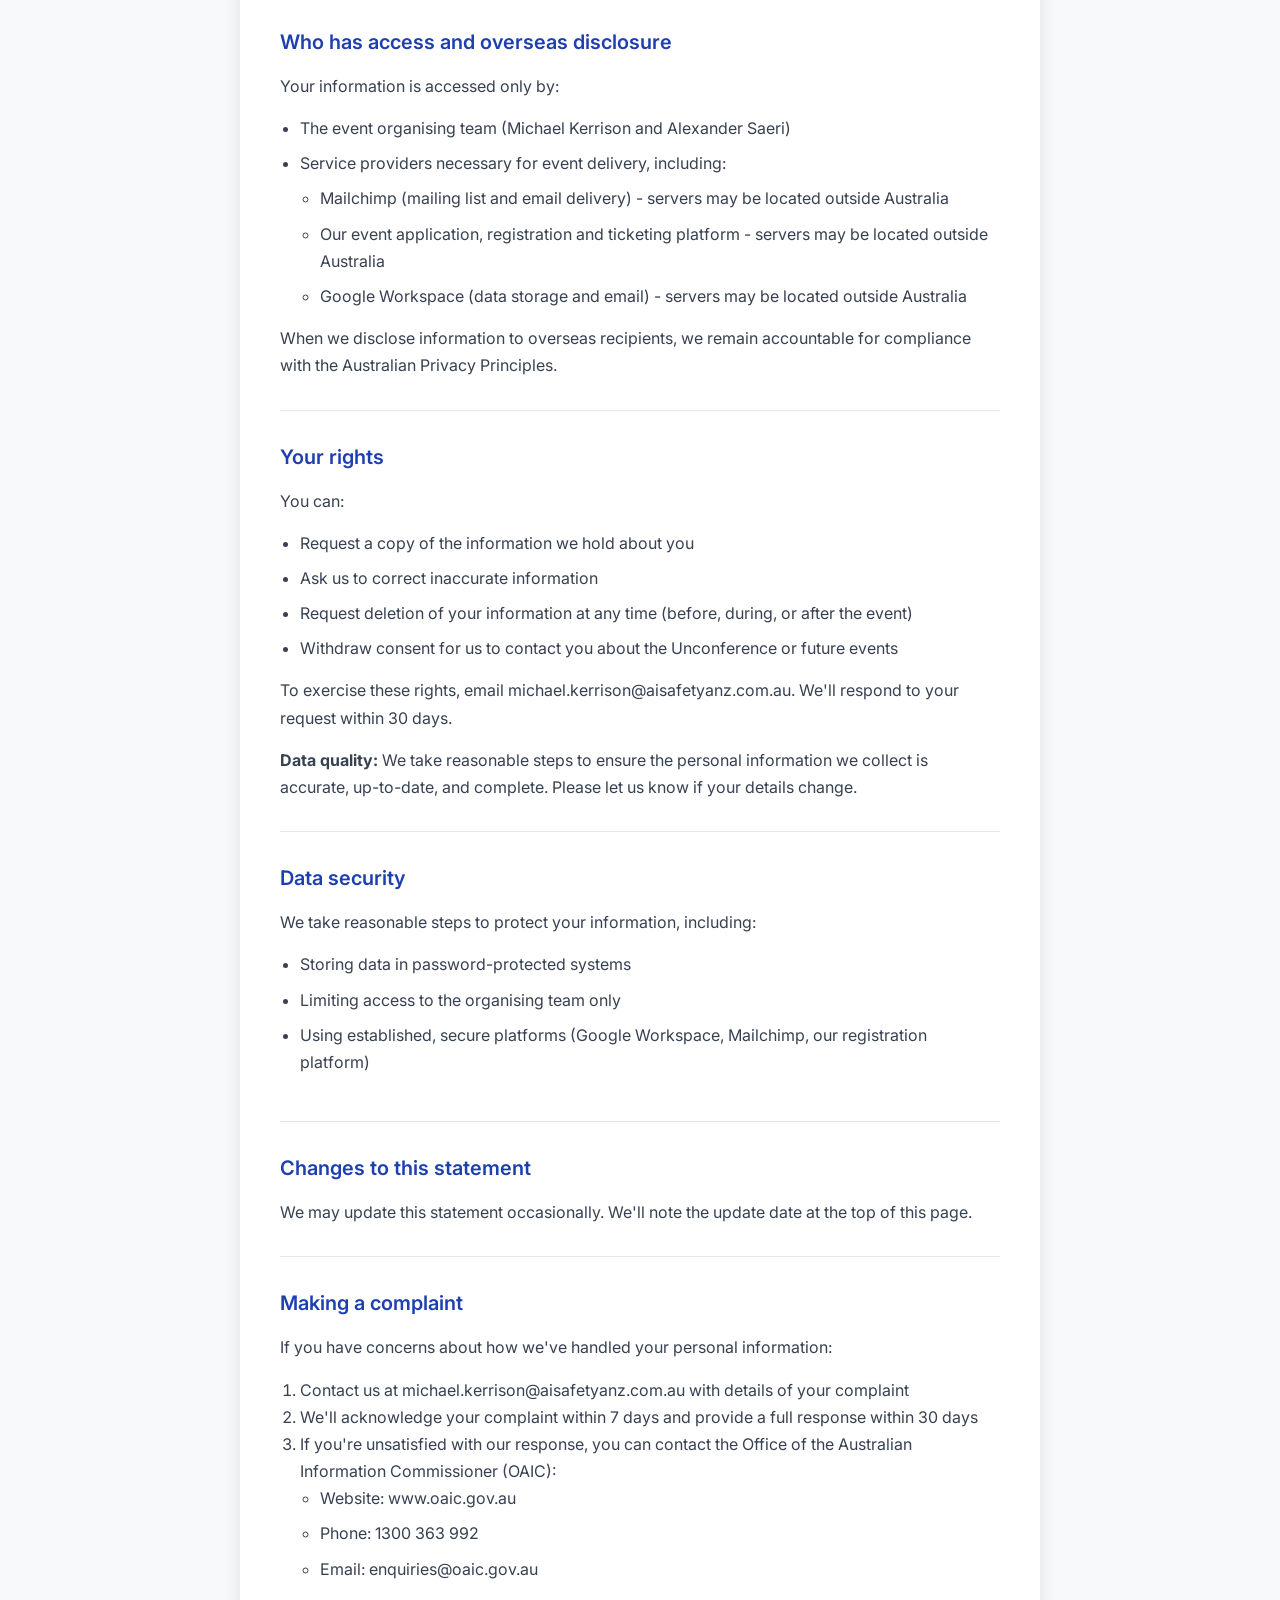
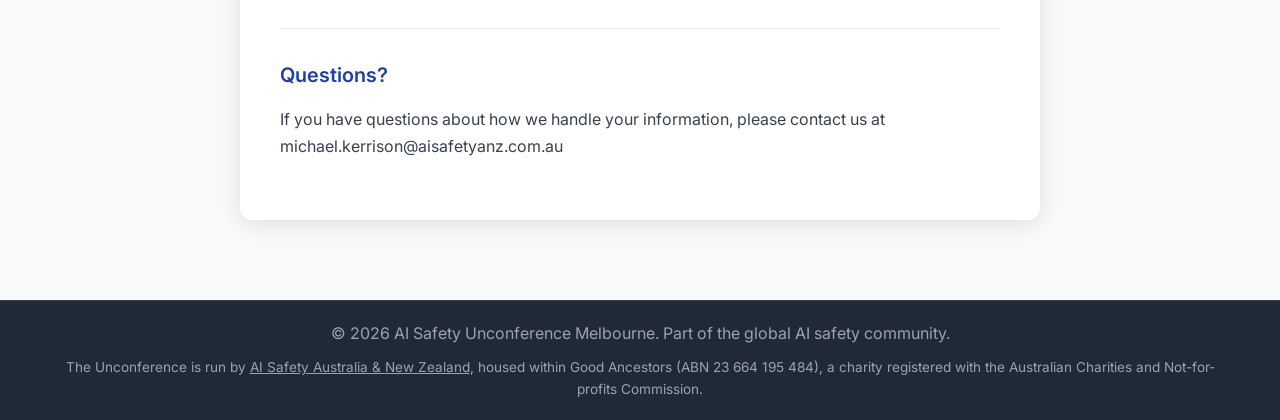
<file: privacy.html>
<!DOCTYPE html>
<html lang="en">
<head>
    <meta charset="UTF-8">
    <meta name="viewport" content="width=device-width, initial-scale=1.0">
    <title>Privacy Statement - AISUM, the AI Safety Unconference, Melbourne</title>
    <link rel="icon" type="image/svg+xml" href="favicon.svg">
    <link href="https://fonts.googleapis.com/css2?family=Inter:wght@400;500;600;700;800;900&display=swap" rel="stylesheet">
    <link rel="stylesheet" href="styles.css">
</head>
<body>
    <section class="header">
        <div class="container">
            <a href="/" class="back-link">← Back to AISUM26</a>
            <h1>Privacy Statement</h1>
            <p>AI Safety Unconference, Melbourne</p>
        </div>
    </section>

    <section class="container">
        <div class="faqs-content">

          <div class="faq-item">
            <p><strong>Last updated:</strong> 9 September 2026</p>
            <br>
            <p>The AI Safety Unconference, Melbourne (AISUM or the Unconference) is run by AI Safety Australia &amp; New Zealand (AISANZ), housed within Good Ancestors (ABN 23 664 195 484). The Unconference organisers, AISANZ and Good Ancestors are committed to protecting your privacy. This statement explains how we collect, use, and protect your information when you sign up for updates, apply for, or register for the Unconference, in accordance with the Australian Privacy Principles under the Privacy Act 1988 (Cth).</p>
          </div>

            <div class="faq-item">
                <div class="faq-question">What information we collect</div>
                <div class="faq-answer">
                    <p>We collect this information under Australian Privacy Principle 3 for the purposes outlined below. Depending on how you interact with us, we collect:</p>
                    <ul>
                        <li><strong>Updates mailing list</strong>
                        <ul>
                          <li>Your email address</li>
                        </ul></li>
                        <li><strong>Application</strong>
                        <ul>
                          <li>Your name and contact details (email, phone if provided)</li>
                          <li>Professional/academic background and AI safety experience</li>
                          <li>Your responses to application questions</li>
                        </ul></li>
                        <li><strong>Registration</strong> (if accepted)
                        <ul>
                          <li>Any dietary requirements and accessibility needs</li>
                        </ul></li>
                    </ul>
                    <p>If you don't provide required information, we may not be able to process your application or provide appropriate event arrangements.</p>
                </div>
            </div>

            <div class="faq-item">
                <div class="faq-question">How we use your information</div>
                <div class="faq-answer">
                    <p>We use your information to:</p>
                    <ul>
                        <li>Send you updates about the Unconference, if you've signed up for them</li>
                        <li>Assess applications and select participants</li>
                        <li>Contact you about your application status</li>
                        <li>Organise event logistics (catering, name badges, etc.)</li>
                        <li>Send event updates and information</li>
                        <li>Send you post-event surveys for feedback to improve future events</li>
                    </ul>
                    <p>We may also use aggregated and anonymised information to report on the event's success.</p>
                    <p><strong>Updates mailing list:</strong> if you sign up for Unconference updates, we'll use your email address for Unconference updates only. We'll ask before adding you to any other AISANZ communications, and you can unsubscribe at any time using the link in any email we send. If you're already subscribed to AISANZ communications, signing up here doesn't change that.</p>
                    <p>We do not sell your information or share it with third parties for their marketing purposes.</p>
                </div>
            </div>

            <div class="faq-item">
                <div class="faq-question">Who has access and overseas disclosure</div>
                <div class="faq-answer">
                    <p>Your information is accessed only by:</p>
                    <ul>
                        <li>The event organising team (Michael Kerrison and Alexander Saeri)</li>
                        <li>Service providers necessary for event delivery, including:</li>
                        <ul>
                            <li>Mailchimp (mailing list and email delivery) - servers may be located outside Australia</li>
                            <li>Our event application, registration and ticketing platform - servers may be located outside Australia</li>
                            <li>Google Workspace (data storage and email) - servers may be located outside Australia</li>
                        </ul>
                    </ul>
                    <p>When we disclose information to overseas recipients, we remain accountable for compliance with the Australian Privacy Principles.</p>
                </div>
            </div>

            <div class="faq-item">
                <div class="faq-question">Your rights</div>
                <div class="faq-answer">
                    <p>You can:</p>
                    <ul>
                        <li>Request a copy of the information we hold about you</li>
                        <li>Ask us to correct inaccurate information</li>
                        <li>Request deletion of your information at any time (before, during, or after the event)</li>
                        <li>Withdraw consent for us to contact you about the Unconference or future events</li>
                    </ul>
                    <p>To exercise these rights, email michael.kerrison@aisafetyanz.com.au. We'll respond to your request within 30 days.</p>
                    <p><strong>Data quality:</strong> We take reasonable steps to ensure the personal information we collect is accurate, up-to-date, and complete. Please let us know if your details change.</p>
                </div>
            </div>

            <div class="faq-item">
                <div class="faq-question">Data security</div>
                <div class="faq-answer">
                    <p>We take reasonable steps to protect your information, including:</p>
                    <ul>
                        <li>Storing data in password-protected systems</li>
                        <li>Limiting access to the organising team only</li>
                        <li>Using established, secure platforms (Google Workspace, Mailchimp, our registration platform)</li>
                    </ul>
                </div>
            </div>

            <div class="faq-item">
                <div class="faq-question">Changes to this statement</div>
                <div class="faq-answer">
                    <p>We may update this statement occasionally. We'll note the update date at the top of this page.</p>
                </div>
            </div>

            <div class="faq-item">
                <div class="faq-question">Making a complaint</div>
                <div class="faq-answer">
                    <p>If you have concerns about how we've handled your personal information:</p>
                    <ol>
                        <li>Contact us at michael.kerrison@aisafetyanz.com.au with details of your complaint</li>
                        <li>We'll acknowledge your complaint within 7 days and provide a full response within 30 days</li>
                        <li>If you're unsatisfied with our response, you can contact the Office of the Australian Information Commissioner (OAIC):</li>
                        <ul>
                            <li>Website: www.oaic.gov.au</li>
                            <li>Phone: 1300 363 992</li>
                            <li>Email: enquiries@oaic.gov.au</li>
                        </ul>
                    </ol>
                </div>
            </div>

            <div class="faq-item">
                <div class="faq-question">Questions?</div>
                <div class="faq-answer">
                    <p>If you have questions about how we handle your information, please contact us at michael.kerrison@aisafetyanz.com.au</p>
                </div>
            </div>
        </div>
    </section>

    <footer>
        <div class="container">
            <p>&copy; 2026 AI Safety Unconference Melbourne. Part of the global AI safety community.</p>
            <p style="margin-top: 10px; font-size: 0.85rem;">The Unconference is run by <a href="https://www.aisafetyanz.com.au/" style="color: #9CA3AF;">AI Safety Australia &amp; New Zealand</a>, housed within Good Ancestors (ABN 23 664 195 484), a charity registered with the Australian Charities and Not-for-profits Commission.</p>
        </div>
    </footer>
</body>
</html>
</file>
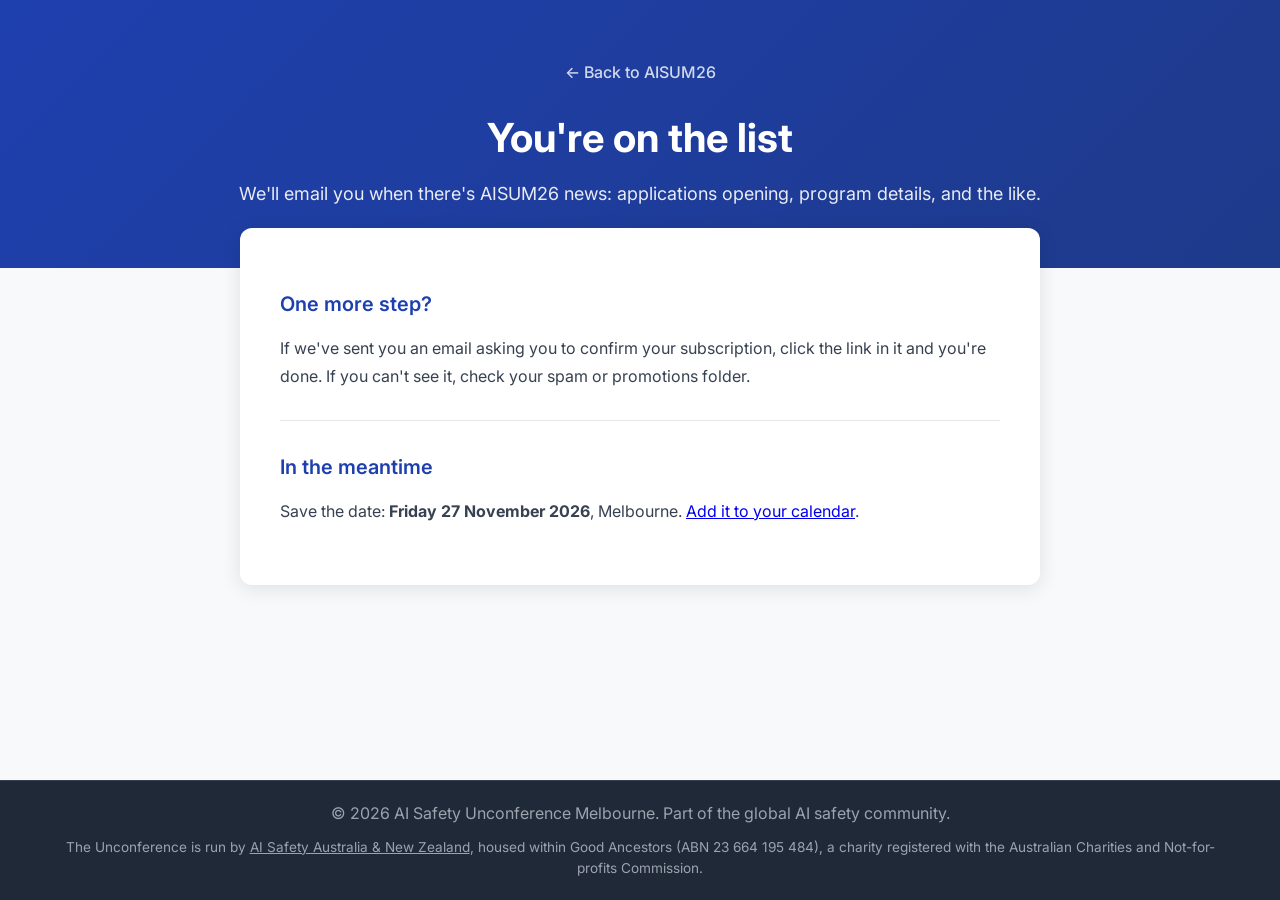
<file: thanks.html>
<!DOCTYPE html>
<html lang="en">
<head>
    <meta charset="UTF-8">
    <meta name="viewport" content="width=device-width, initial-scale=1.0">
    <title>Thanks - AISUM26</title>
    <meta name="robots" content="noindex">
    <link rel="icon" type="image/svg+xml" href="favicon.svg">
    <link href="https://fonts.googleapis.com/css2?family=Inter:wght@400;500;600;700;800;900&display=swap" rel="stylesheet">
    <link rel="stylesheet" href="styles.css">
</head>
<body>
    <section class="header">
        <div class="container">
            <a href="/" class="back-link">← Back to AISUM26</a>
            <h1>You're on the list</h1>
            <p>We'll email you when there's AISUM26 news: applications opening, program details, and the like.</p>
        </div>
    </section>

    <section class="container">
        <div class="faqs-content">
            <div class="faq-item">
                <div class="faq-question">One more step?</div>
                <div class="faq-answer">
                    <p>If we've sent you an email asking you to confirm your subscription, click the link in it and you're done. If you can't see it, check your spam or promotions folder.</p>
                </div>
            </div>
            <div class="faq-item">
                <div class="faq-question">In the meantime</div>
                <div class="faq-answer">
                    <p>Save the date: <strong>Friday 27 November 2026</strong>, Melbourne. <a href="aisum26.ics" download="aisum26.ics">Add it to your calendar</a>.</p>
                </div>
            </div>
        </div>
    </section>

    <footer>
        <div class="container">
            <p>&copy; 2026 AI Safety Unconference Melbourne. Part of the global AI safety community.</p>
            <p style="margin-top: 10px; font-size: 0.85rem;">The Unconference is run by <a href="https://www.aisafetyanz.com.au/" style="color: #9CA3AF;">AI Safety Australia &amp; New Zealand</a>, housed within Good Ancestors (ABN 23 664 195 484), a charity registered with the Australian Charities and Not-for-profits Commission.</p>
        </div>
    </footer>
</body>
</html>
</file>
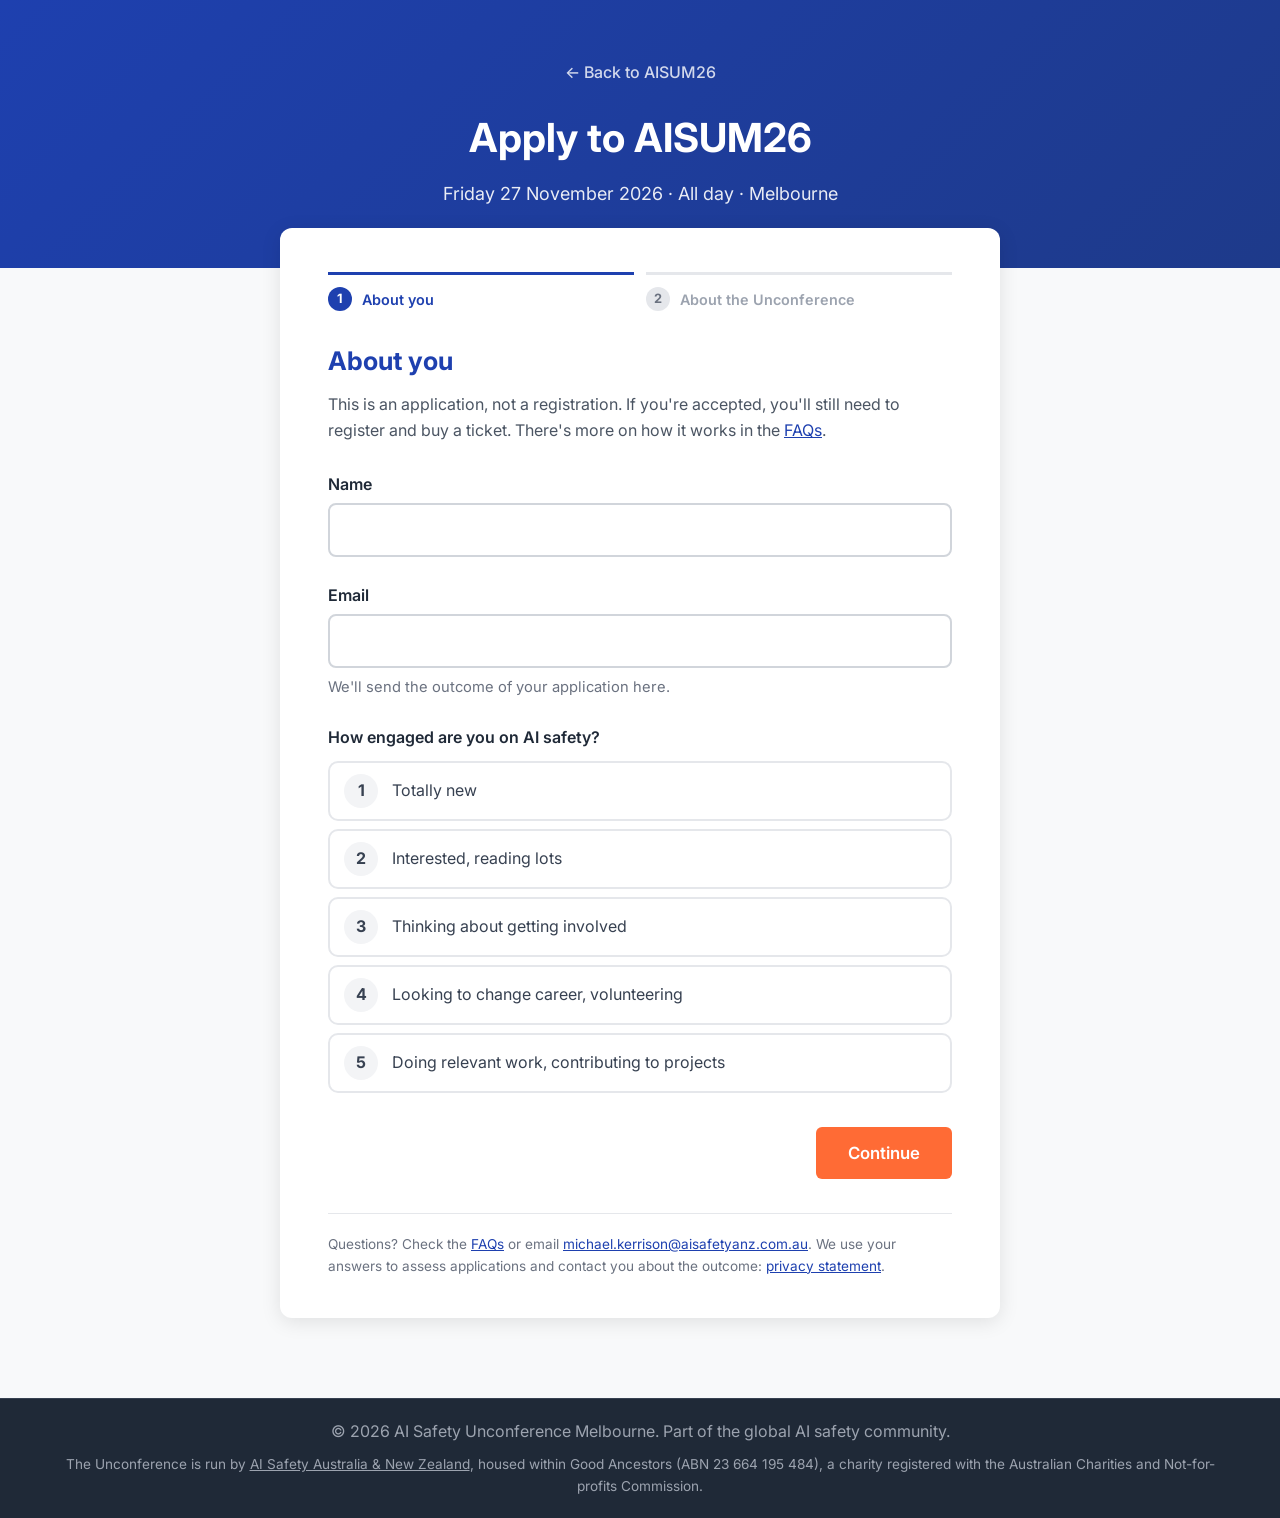
<file: public/apply.html>
<!DOCTYPE html>
<html lang="en">
<head>
    <meta charset="UTF-8">
    <meta name="viewport" content="width=device-width, initial-scale=1.0">
    <title>Apply to AISUM26 - The AI Safety Unconference, Melbourne</title>
    <meta name="description" content="Apply to attend AISUM26, the AI Safety Unconference, Melbourne, on Friday 27 November 2026.">
    <meta property="og:type" content="website">
    <meta property="og:url" content="https://apply.aisum.org/">
    <meta property="og:title" content="Apply to AISUM26: The AI Safety Unconference, Melbourne">
    <meta property="og:description" content="The world is paying attention to AI risk. What should those of us in or from Australia and New Zealand do about it? Friday 27 November 2026, Melbourne. Applications are open.">
    <meta property="og:image" content="https://apply.aisum.org/og.png">
    <meta property="og:image:width" content="1200">
    <meta property="og:image:height" content="630">
    <meta property="og:image:alt" content="AISUM26, the AI Safety Unconference, Melbourne: Friday 27 November 2026. Applications now open at aisum.org.">
    <meta name="twitter:card" content="summary_large_image">
    <link rel="icon" type="image/svg+xml" href="favicon.svg">
    <link href="https://fonts.googleapis.com/css2?family=Inter:wght@400;500;600;700;800;900&display=swap" rel="stylesheet">
    <link rel="stylesheet" href="styles.css">
    <link rel="stylesheet" href="apply.css">
</head>
<body>
    <section class="header">
        <div class="container">
            <a href="https://aisum.org/" class="back-link">← Back to AISUM26</a>
            <h1>Apply to AISUM26</h1>
            <p>Friday 27 November 2026 &middot; All day &middot; Melbourne</p>
        </div>
    </section>

    <section class="container apply-wrap">
        <div class="faqs-content apply-card">

            <noscript>
                <div class="apply-alert">
                    This form needs JavaScript. If that's a problem, email
                    <a href="mailto:michael.kerrison@aisafetyanz.com.au?subject=AISUM26%20application">michael.kerrison@aisafetyanz.com.au</a>
                    and we'll take your application that way.
                </div>
            </noscript>

            <!-- data-turnstile-sitekey: the Cloudflare Turnstile widget's public site key -->
            <form id="apply-form" class="apply-form" novalidate hidden data-turnstile-sitekey="0x4AAAAAAFN_jKUwZ2efocrG">

                <ol class="apply-steps" aria-label="Progress">
                    <li class="apply-step is-current" data-step-marker="you"><span class="apply-step-dot">1</span>About you</li>
                    <li class="apply-step" data-step-marker="unconference"><span class="apply-step-dot">2</span>About the Unconference</li>
                </ol>

                <p class="apply-draft-note" id="apply-draft-note" role="status" hidden>
                    We've restored the answers you'd started on this device.
                    <button type="button" class="apply-linkbtn" id="apply-clear-draft">Start again</button>
                </p>

                <!-- Step 1: About you -->
                <section class="apply-panel" data-panel="you" aria-labelledby="panel-you-title">
                    <h2 class="apply-panel-title" id="panel-you-title" tabindex="-1">About you</h2>
                    <p class="apply-lede">
                        This is an application, not a registration. If you're accepted, you'll still need to register and buy a ticket.
                        There's more on how it works in the <a href="faqs" target="_blank">FAQs</a>.
                    </p>

                    <div class="apply-field" data-field="name">
                        <label for="f-name">Name</label>
                        <input type="text" id="f-name" name="name" autocomplete="name" required maxlength="120">
                        <p class="apply-error" id="err-name" role="alert" hidden></p>
                    </div>

                    <div class="apply-field" data-field="email">
                        <label for="f-email">Email</label>
                        <input type="email" id="f-email" name="email" autocomplete="email" inputmode="email" required maxlength="200">
                        <p class="apply-help">We'll send the outcome of your application here.</p>
                        <p class="apply-error" id="err-email" role="alert" hidden></p>
                    </div>

                    <fieldset class="apply-field apply-scale" data-field="engagement">
                        <legend>How engaged are you on AI safety?</legend>
                        <div class="apply-scale-options">
                            <label class="apply-scale-option">
                                <input type="radio" name="engagement" value="1" required>
                                <span class="apply-scale-num">1</span>
                                <span class="apply-scale-text">Totally new</span>
                            </label>
                            <label class="apply-scale-option">
                                <input type="radio" name="engagement" value="2">
                                <span class="apply-scale-num">2</span>
                                <span class="apply-scale-text">Interested, reading lots</span>
                            </label>
                            <label class="apply-scale-option">
                                <input type="radio" name="engagement" value="3">
                                <span class="apply-scale-num">3</span>
                                <span class="apply-scale-text">Thinking about getting involved</span>
                            </label>
                            <label class="apply-scale-option">
                                <input type="radio" name="engagement" value="4">
                                <span class="apply-scale-num">4</span>
                                <span class="apply-scale-text">Looking to change career, volunteering</span>
                            </label>
                            <label class="apply-scale-option">
                                <input type="radio" name="engagement" value="5">
                                <span class="apply-scale-num">5</span>
                                <span class="apply-scale-text">Doing relevant work, contributing to projects</span>
                            </label>
                        </div>
                        <p class="apply-error" id="err-engagement" role="alert" hidden></p>
                    </fieldset>

                    <div class="apply-actions">
                        <button type="button" class="btn btn-primary apply-btn" data-action="next">Continue</button>
                    </div>
                </section>

                <!-- Step 2: About the Unconference -->
                <section class="apply-panel" data-panel="unconference" aria-labelledby="panel-unconf-title" hidden>
                    <h2 class="apply-panel-title" id="panel-unconf-title" tabindex="-1">About the Unconference</h2>

                    <div class="apply-field" data-field="hoping">
                        <label for="f-hoping">What are you hoping to get out of and/or contribute to the Unconference?</label>
                        <p class="apply-help" id="help-hoping">
                            A really straightforward answer could be as short as 50 words, but you may go up to 200.
                        </p>
                        <details class="apply-explainer">
                            <summary>What's an unconference?</summary>
                            <p>
                                An unconference is much like a normal conference, but most of the agenda isn't set in advance.
                                Attendees pitch sessions they want to run or want to have someone run, everyone votes on what
                                they'd like to go to, and then someone (in this case us, the organisers) does some constrained
                                optimisation to build a program.
                            </p>
                            <p>
                                What this means for you: you may want to think about what you might like to run, what you'd
                                like to see others run, and how you might make the most of the opportunity to connect with
                                others in the community.
                            </p>
                        </details>
                        <textarea id="f-hoping" name="hoping" rows="7" required maxlength="5000" aria-describedby="help-hoping count-hoping"></textarea>
                        <p class="apply-count" id="count-hoping" aria-live="polite">0 words</p>
                        <p class="apply-error" id="err-hoping" role="alert" hidden></p>
                    </div>

                    <div class="apply-field" data-field="presence">
                        <label for="f-presence">LinkedIn or other public presence</label>
                        <p class="apply-help" id="help-presence">
                            We'll look at this rather than ask you a bunch of questions about your career. You're welcome
                            to link to a Google Doc or similar: make sure it's shared publicly or with
                            michael.kerrison@aisafetyanz.com.au.
                        </p>
                        <input type="text" id="f-presence" name="presence" inputmode="url" autocomplete="url" required maxlength="500" placeholder="https://" aria-describedby="help-presence">
                        <p class="apply-error" id="err-presence" role="alert" hidden></p>
                    </div>

                    <div class="apply-field" data-field="volunteer">
                        <label class="apply-check">
                            <input type="checkbox" id="f-volunteer" name="volunteer" value="yes">
                            <span>
                                <strong>I'd be up for volunteering on the day</strong>
                                <span class="apply-check-help">Things like set-up, the welcome desk or keeping sessions to time. We'll be in touch with details.</span>
                            </span>
                        </label>
                    </div>

                    <div class="apply-field" data-field="anything_else">
                        <label for="f-anything">Anything else you would like us to know in support of your application? <span class="apply-optional">(optional)</span></label>
                        <textarea id="f-anything" name="anything_else" rows="3" maxlength="3000"></textarea>
                    </div>

                    <!-- Honeypot: humans never see or fill this -->
                    <div aria-hidden="true" class="apply-hp"><label>Leave this empty <input type="text" name="website" tabindex="-1" autocomplete="off"></label></div>

                    <!-- Cloudflare Turnstile widget mounts here -->
                    <div id="apply-turnstile" class="apply-turnstile"></div>

                    <p class="apply-submit-error" id="apply-submit-error" role="alert" hidden></p>

                    <div class="apply-actions apply-actions-split">
                        <button type="button" class="apply-linkbtn" data-action="back">← Back</button>
                        <button type="submit" class="btn btn-primary apply-btn" id="apply-submit">Submit application</button>
                    </div>
                </section>

                <p class="apply-fineprint">
                    Questions? Check the <a href="faqs" target="_blank">FAQs</a> or email <a href="mailto:michael.kerrison@aisafetyanz.com.au?subject=AISUM26%20application">michael.kerrison@aisafetyanz.com.au</a>.
                    We use your answers to assess applications and contact you about the outcome: <a href="privacy">privacy statement</a>.
                </p>
            </form>

            <!-- Engagement = 1: soft landing -->
            <section class="apply-outcome" id="apply-soft" aria-labelledby="apply-soft-title" hidden>
                <h2 class="apply-panel-title" id="apply-soft-title" tabindex="-1">Thanks for your interest in the AI Safety Unconference!</h2>
                <p>Based on your experience, we think our event won't be the best fit right now.</p>
                <p>
                    With limited space, we've chosen to focus on facilitating in-depth technical discussions, networking
                    among practitioners, and collaborative problem-solving on current research agendas.
                </p>
                <p>
                    This isn't a reflection on you! We want to make sure everyone, including newcomers, has a great
                    experience, and that means matching people to the right forum.
                </p>
                <p>
                    If you'd like to get started in AI safety, we'd suggest some of the following resources, and we'd
                    be excited to see you at future events.
                </p>
                <ul class="apply-resources">
                    <li><a href="https://bluedot.org/" target="_blank" rel="noopener">BlueDot Impact</a><span>Structured AI safety courses, a great place to start</span></li>
                    <li><a href="https://80000hours.org/" target="_blank" rel="noopener">80,000 Hours</a><span>Career guides and intro content on AI safety</span></li>
                    <li><a href="https://www.aisafety.com/" target="_blank" rel="noopener">AISafety.com</a><span>An index of even more resources</span></li>
                    <li><a href="https://www.effectivealtruism.org/ea-global/events/eagxaustralasia-2026" target="_blank" rel="noopener">EAGxAustralasia</a><span>27–29 November in Melbourne, with some intro-level content and a great place to meet the community</span></li>
                    <li><a href="https://www.aisafetyanz.com.au/" target="_blank" rel="noopener">AI Safety Australia &amp; New Zealand</a><span>Events and groups near you</span></li>
                </ul>
                <p class="apply-outcome-foot">
                    Picked the wrong option? <button type="button" class="apply-linkbtn" id="apply-soft-back">Go back and change your answer</button>
                </p>
            </section>

            <!-- Submitted -->
            <section class="apply-outcome apply-done" id="apply-done" aria-labelledby="apply-done-title" hidden>
                <div class="apply-done-mark" aria-hidden="true">✓</div>
                <h2 class="apply-panel-title" id="apply-done-title" tabindex="-1">Application received</h2>
                <p>Thanks, <span id="apply-done-name">friend</span>. We've got your application for AISUM26.</p>
                <ul class="apply-next">
                    <li>We'll email <strong id="apply-done-email">you</strong> with the outcome.</li>
                    <li>If you're accepted, you'll get a link to register and buy a ticket. Your place isn't confirmed until then.</li>
                    <li>In the meantime, start thinking about sessions you'd like to pitch or see.</li>
                </ul>
                <div class="apply-actions">
                    <a class="btn btn-primary apply-btn" href="https://aisum.org/">Back to AISUM26</a>
                </div>
            </section>

        </div>
    </section>

    <footer>
        <div class="container">
            <p>&copy; 2026 AI Safety Unconference Melbourne. Part of the global AI safety community.</p>
            <p style="margin-top: 10px; font-size: 0.85rem;">The Unconference is run by <a href="https://www.aisafetyanz.com.au/" style="color: #9CA3AF;">AI Safety Australia &amp; New Zealand</a>, housed within Good Ancestors (ABN 23 664 195 484), a charity registered with the Australian Charities and Not-for-profits Commission.</p>
        </div>
    </footer>
    <script src="https://challenges.cloudflare.com/turnstile/v0/api.js?render=explicit" async defer></script>
    <script src="apply.js"></script>
</body>
</html>
</file>
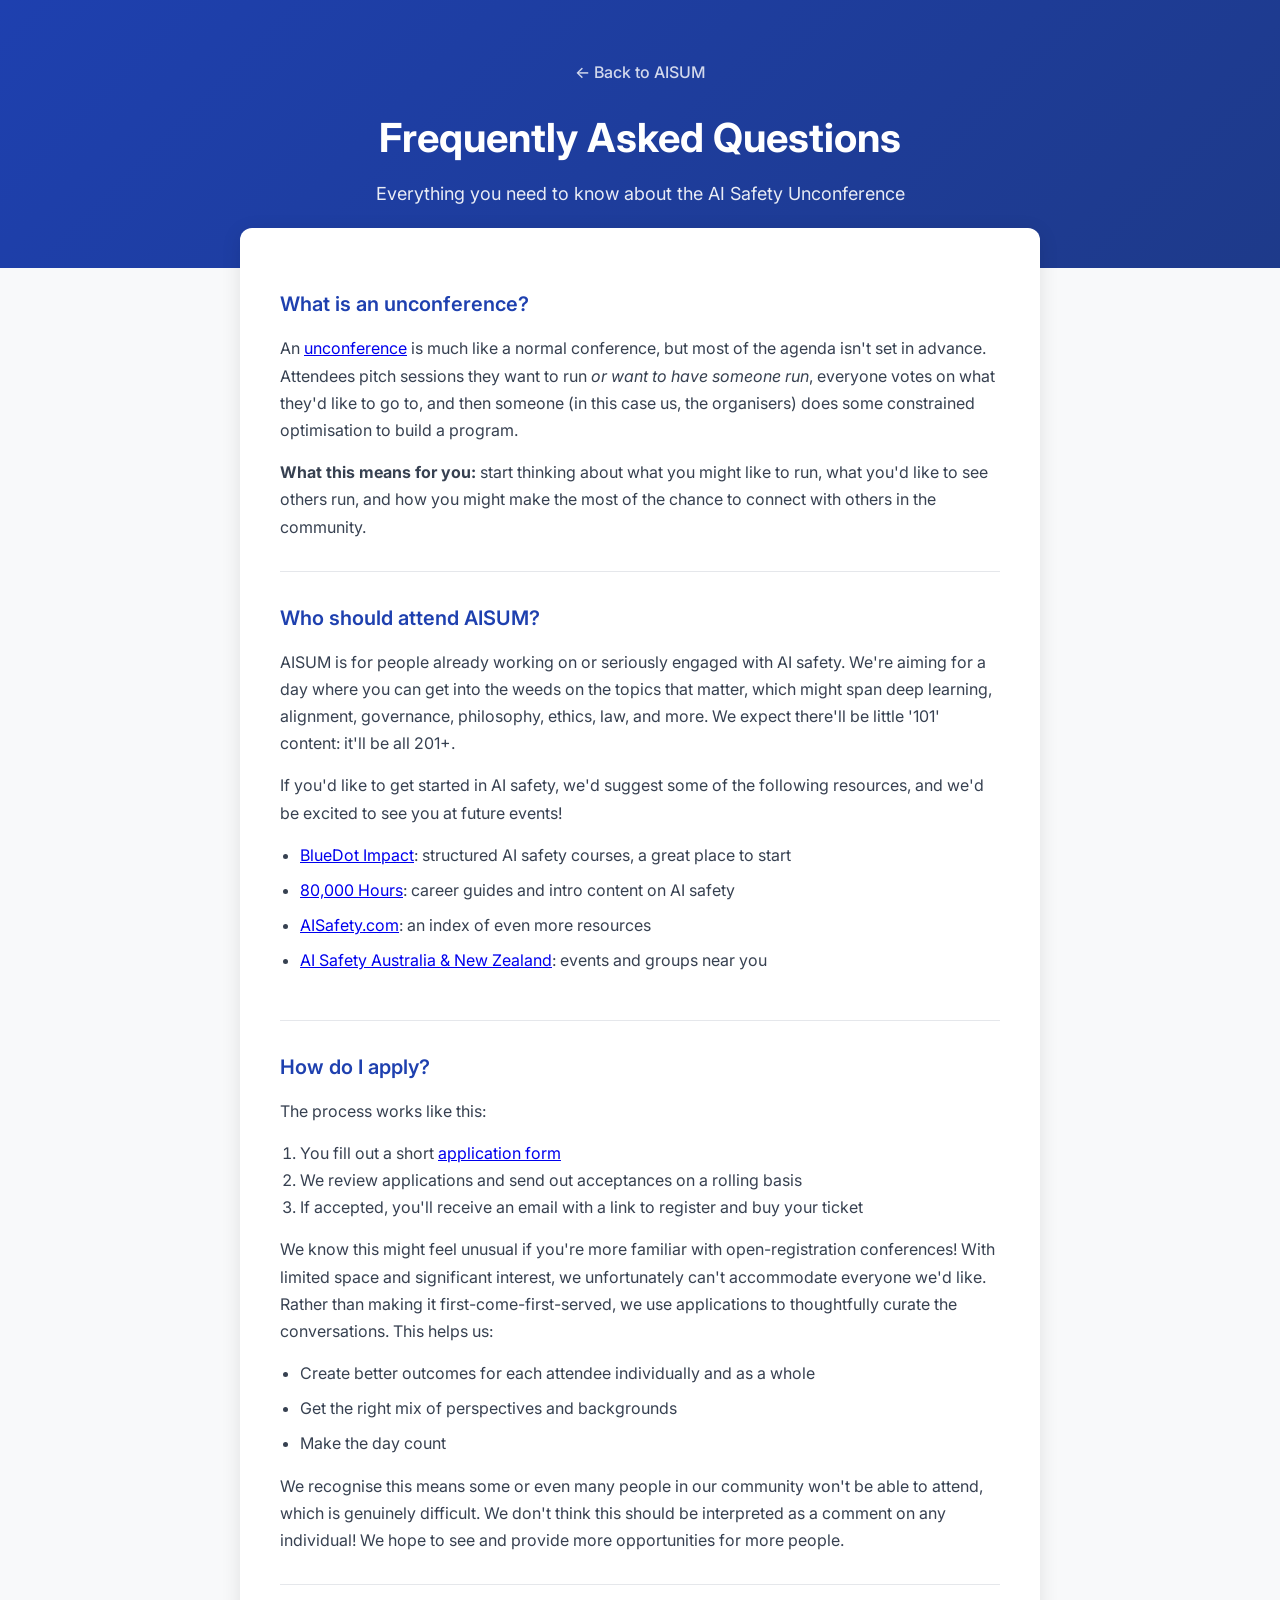
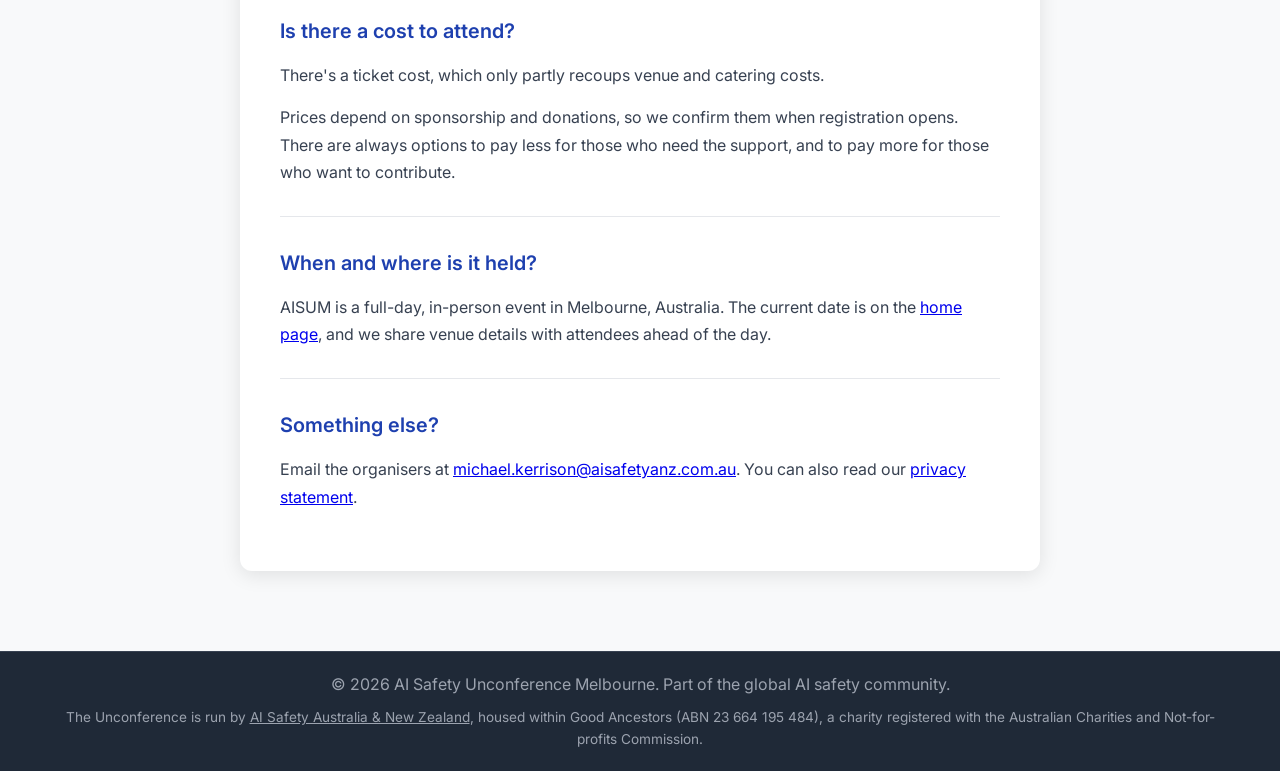
<file: public/faqs.html>
<!DOCTYPE html>
<html lang="en">
<head>
    <meta charset="UTF-8">
    <meta name="viewport" content="width=device-width, initial-scale=1.0">
    <title>FAQs - AISUM, the AI Safety Unconference, Melbourne</title>
    <meta name="description" content="Frequently asked questions about AISUM, the AI Safety Unconference, Melbourne: what an unconference is, who it's for, how applications work, and what it costs.">
    <link rel="icon" type="image/svg+xml" href="favicon.svg">
    <link href="https://fonts.googleapis.com/css2?family=Inter:wght@400;500;600;700;800;900&display=swap" rel="stylesheet">
    <link rel="stylesheet" href="styles.css">
</head>
<body>
    <section class="header">
        <div class="container">
            <a href="https://aisum.org/" class="back-link">← Back to AISUM</a>
            <h1>Frequently Asked Questions</h1>
            <p>Everything you need to know about the AI Safety Unconference</p>
        </div>
    </section>

    <section class="container">
        <div class="faqs-content">

            <div class="faq-item">
                <div class="faq-question">What is an unconference?</div>
                <div class="faq-answer">
                    <p>An <a href="https://en.wikipedia.org/wiki/Unconference">unconference</a> is much like a normal conference, but most of the agenda isn't set in advance. Attendees pitch sessions they want to run <i>or want to have someone run</i>, everyone votes on what they'd like to go to, and then someone (in this case us, the organisers) does some constrained optimisation to build a program.</p>
                    <p><b>What this means for you:</b> start thinking about what you might like to run, what you'd like to see others run, and how you might make the most of the chance to connect with others in the community.</p>
                </div>
            </div>

            <div class="faq-item">
                <div class="faq-question">Who should attend AISUM?</div>
                <div class="faq-answer">
                    <p>AISUM is for people already working on or seriously engaged with AI safety. We're aiming for a day where you can get into the weeds on the topics that matter, which might span deep learning, alignment, governance, philosophy, ethics, law, and more. We expect there'll be little '101' content: it'll be all 201+.</p>
                    <p>If you'd like to get started in AI safety, we'd suggest some of the following resources, and we'd be excited to see you at future events!</p>
                    <ul>
                        <li><a href="https://bluedot.org/">BlueDot Impact</a>: structured AI safety courses, a great place to start</li>
                        <li><a href="https://80000hours.org/">80,000 Hours</a>: career guides and intro content on AI safety</li>
                        <li><a href="https://www.aisafety.com/">AISafety.com</a>: an index of even more resources</li>
                        <li><a href="https://www.aisafetyanz.com.au/">AI Safety Australia &amp; New Zealand</a>: events and groups near you</li>
                    </ul>
                </div>
            </div>

            <div class="faq-item">
                <div class="faq-question">How do I apply?</div>
                <div class="faq-answer">
                    <p>The process works like this:</p>
                    <ol>
                        <li>You fill out a short <a href="https://apply.aisum.org/">application form</a></li>
                        <li>We review applications and send out acceptances on a rolling basis</li>
                        <li>If accepted, you'll receive an email with a link to register and buy your ticket</li>
                    </ol>
                    <p>We know this might feel unusual if you're more familiar with open-registration conferences! With limited space and significant interest, we unfortunately can't accommodate everyone we'd like. Rather than making it first-come-first-served, we use applications to thoughtfully curate the conversations. This helps us:</p>
                    <ul>
                        <li>Create better outcomes for each attendee individually and as a whole</li>
                        <li>Get the right mix of perspectives and backgrounds</li>
                        <li>Make the day count</li>
                    </ul>
                    <p>We recognise this means some or even many people in our community won't be able to attend, which is genuinely difficult. We don't think this should be interpreted as a comment on any individual! We hope to see and provide more opportunities for more people.</p>
                </div>
            </div>

            <div class="faq-item">
                <div class="faq-question">Is there a cost to attend?</div>
                <div class="faq-answer">
                    <p>There's a ticket cost, which only partly recoups venue and catering costs.</p>
                    <p>Prices depend on sponsorship and donations, so we confirm them when registration opens. There are always options to pay less for those who need the support, and to pay more for those who want to contribute.</p>
                </div>
            </div>

            <div class="faq-item">
                <div class="faq-question">When and where is it held?</div>
                <div class="faq-answer">
                    <p>AISUM is a full-day, in-person event in Melbourne, Australia. The current date is on the <a href="https://aisum.org/">home page</a>, and we share venue details with attendees ahead of the day.</p>
                </div>
            </div>

            <div class="faq-item">
                <div class="faq-question">Something else?</div>
                <div class="faq-answer">
                    <p>Email the organisers at <a href="mailto:michael.kerrison@aisafetyanz.com.au?subject=AISUM">michael.kerrison@aisafetyanz.com.au</a>. You can also read our <a href="privacy">privacy statement</a>.</p>
                </div>
            </div>
        </div>
    </section>

    <footer>
        <div class="container">
            <p>&copy; 2026 AI Safety Unconference Melbourne. Part of the global AI safety community.</p>
            <p style="margin-top: 10px; font-size: 0.85rem;">The Unconference is run by <a href="https://www.aisafetyanz.com.au/" style="color: #9CA3AF;">AI Safety Australia &amp; New Zealand</a>, housed within Good Ancestors (ABN 23 664 195 484), a charity registered with the Australian Charities and Not-for-profits Commission.</p>
        </div>
    </footer>
</body>
</html>
</file>
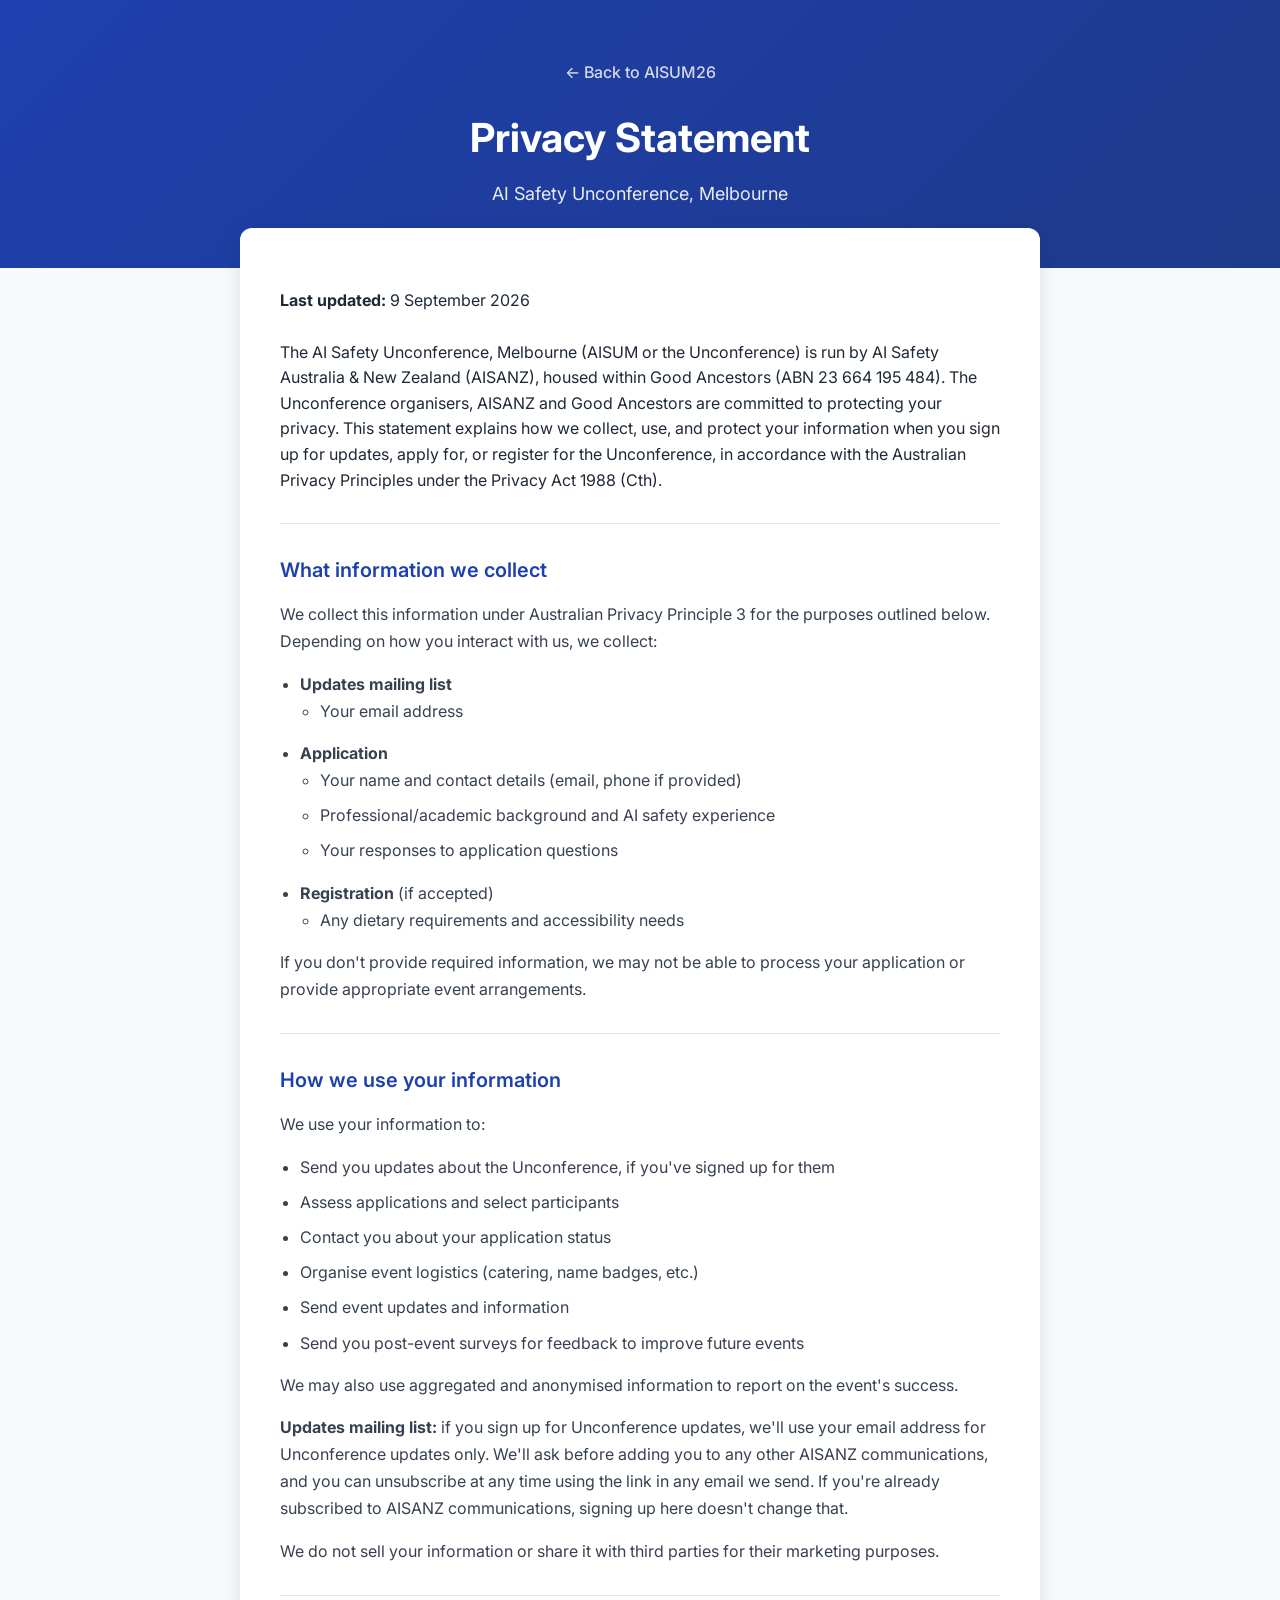
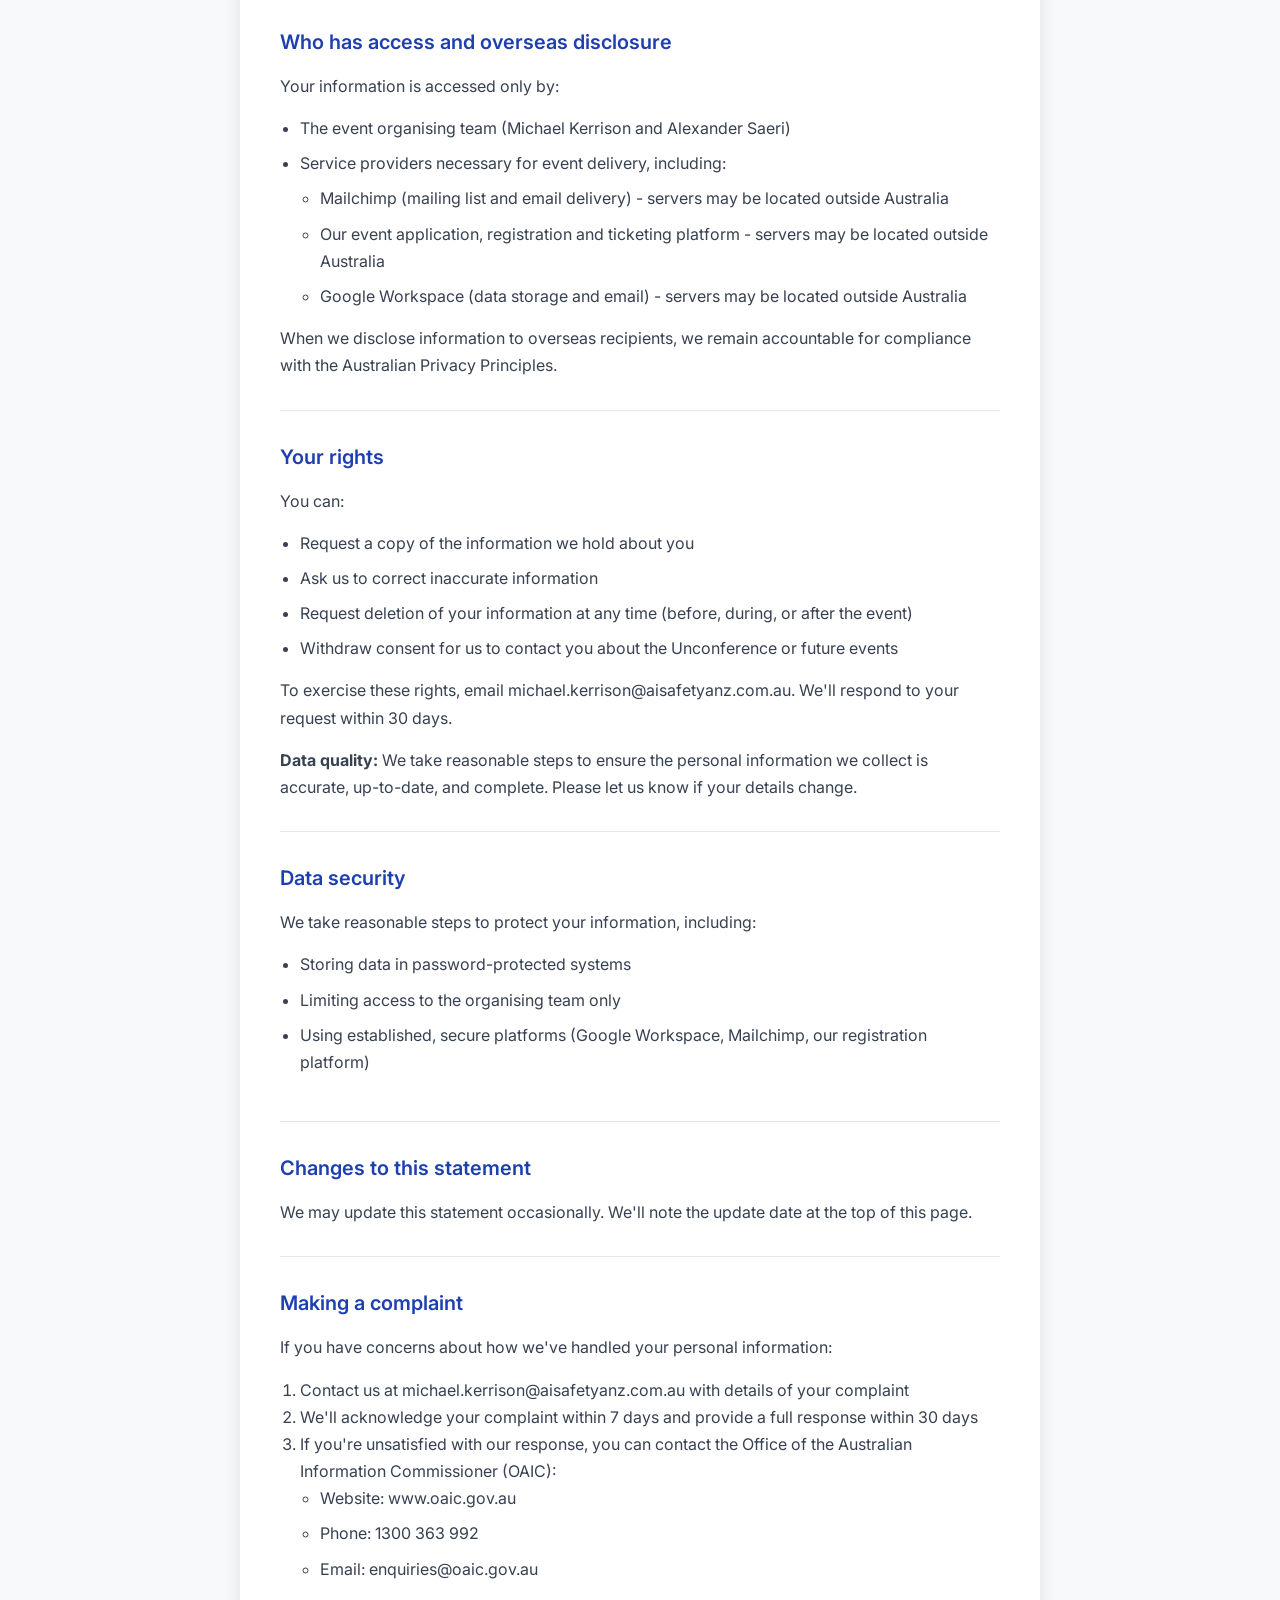
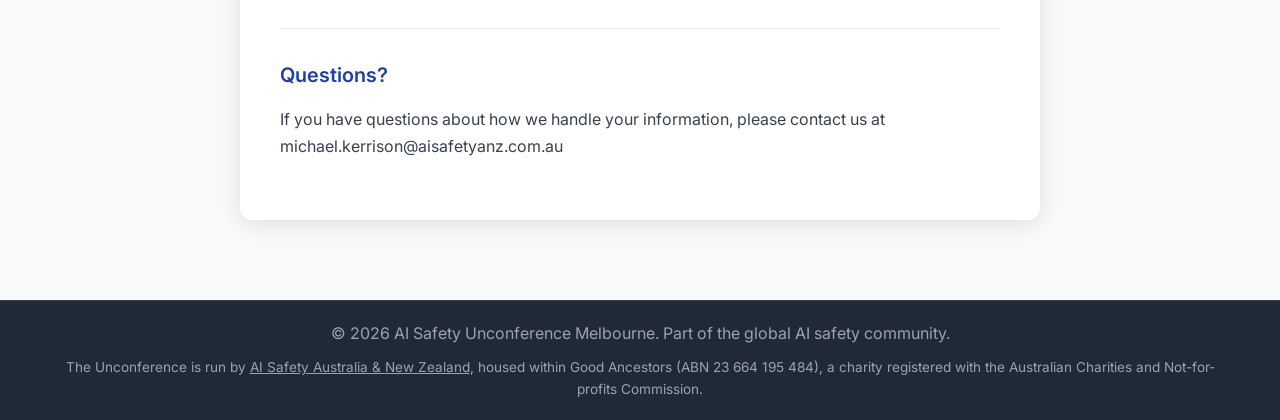
<file: public/privacy.html>
<!DOCTYPE html>
<html lang="en">
<head>
    <meta charset="UTF-8">
    <meta name="viewport" content="width=device-width, initial-scale=1.0">
    <title>Privacy Statement - AISUM, the AI Safety Unconference, Melbourne</title>
    <link rel="icon" type="image/svg+xml" href="favicon.svg">
    <link href="https://fonts.googleapis.com/css2?family=Inter:wght@400;500;600;700;800;900&display=swap" rel="stylesheet">
    <link rel="stylesheet" href="styles.css">
</head>
<body>
    <section class="header">
        <div class="container">
            <a href="https://aisum.org/" class="back-link">← Back to AISUM26</a>
            <h1>Privacy Statement</h1>
            <p>AI Safety Unconference, Melbourne</p>
        </div>
    </section>

    <section class="container">
        <div class="faqs-content">

          <div class="faq-item">
            <p><strong>Last updated:</strong> 9 September 2026</p>
            <br>
            <p>The AI Safety Unconference, Melbourne (AISUM or the Unconference) is run by AI Safety Australia &amp; New Zealand (AISANZ), housed within Good Ancestors (ABN 23 664 195 484). The Unconference organisers, AISANZ and Good Ancestors are committed to protecting your privacy. This statement explains how we collect, use, and protect your information when you sign up for updates, apply for, or register for the Unconference, in accordance with the Australian Privacy Principles under the Privacy Act 1988 (Cth).</p>
          </div>

            <div class="faq-item">
                <div class="faq-question">What information we collect</div>
                <div class="faq-answer">
                    <p>We collect this information under Australian Privacy Principle 3 for the purposes outlined below. Depending on how you interact with us, we collect:</p>
                    <ul>
                        <li><strong>Updates mailing list</strong>
                        <ul>
                          <li>Your email address</li>
                        </ul></li>
                        <li><strong>Application</strong>
                        <ul>
                          <li>Your name and contact details (email, phone if provided)</li>
                          <li>Professional/academic background and AI safety experience</li>
                          <li>Your responses to application questions</li>
                        </ul></li>
                        <li><strong>Registration</strong> (if accepted)
                        <ul>
                          <li>Any dietary requirements and accessibility needs</li>
                        </ul></li>
                    </ul>
                    <p>If you don't provide required information, we may not be able to process your application or provide appropriate event arrangements.</p>
                </div>
            </div>

            <div class="faq-item">
                <div class="faq-question">How we use your information</div>
                <div class="faq-answer">
                    <p>We use your information to:</p>
                    <ul>
                        <li>Send you updates about the Unconference, if you've signed up for them</li>
                        <li>Assess applications and select participants</li>
                        <li>Contact you about your application status</li>
                        <li>Organise event logistics (catering, name badges, etc.)</li>
                        <li>Send event updates and information</li>
                        <li>Send you post-event surveys for feedback to improve future events</li>
                    </ul>
                    <p>We may also use aggregated and anonymised information to report on the event's success.</p>
                    <p><strong>Updates mailing list:</strong> if you sign up for Unconference updates, we'll use your email address for Unconference updates only. We'll ask before adding you to any other AISANZ communications, and you can unsubscribe at any time using the link in any email we send. If you're already subscribed to AISANZ communications, signing up here doesn't change that.</p>
                    <p>We do not sell your information or share it with third parties for their marketing purposes.</p>
                </div>
            </div>

            <div class="faq-item">
                <div class="faq-question">Who has access and overseas disclosure</div>
                <div class="faq-answer">
                    <p>Your information is accessed only by:</p>
                    <ul>
                        <li>The event organising team (Michael Kerrison and Alexander Saeri)</li>
                        <li>Service providers necessary for event delivery, including:</li>
                        <ul>
                            <li>Mailchimp (mailing list and email delivery) - servers may be located outside Australia</li>
                            <li>Our event application, registration and ticketing platform - servers may be located outside Australia</li>
                            <li>Google Workspace (data storage and email) - servers may be located outside Australia</li>
                        </ul>
                    </ul>
                    <p>When we disclose information to overseas recipients, we remain accountable for compliance with the Australian Privacy Principles.</p>
                </div>
            </div>

            <div class="faq-item">
                <div class="faq-question">Your rights</div>
                <div class="faq-answer">
                    <p>You can:</p>
                    <ul>
                        <li>Request a copy of the information we hold about you</li>
                        <li>Ask us to correct inaccurate information</li>
                        <li>Request deletion of your information at any time (before, during, or after the event)</li>
                        <li>Withdraw consent for us to contact you about the Unconference or future events</li>
                    </ul>
                    <p>To exercise these rights, email michael.kerrison@aisafetyanz.com.au. We'll respond to your request within 30 days.</p>
                    <p><strong>Data quality:</strong> We take reasonable steps to ensure the personal information we collect is accurate, up-to-date, and complete. Please let us know if your details change.</p>
                </div>
            </div>

            <div class="faq-item">
                <div class="faq-question">Data security</div>
                <div class="faq-answer">
                    <p>We take reasonable steps to protect your information, including:</p>
                    <ul>
                        <li>Storing data in password-protected systems</li>
                        <li>Limiting access to the organising team only</li>
                        <li>Using established, secure platforms (Google Workspace, Mailchimp, our registration platform)</li>
                    </ul>
                </div>
            </div>

            <div class="faq-item">
                <div class="faq-question">Changes to this statement</div>
                <div class="faq-answer">
                    <p>We may update this statement occasionally. We'll note the update date at the top of this page.</p>
                </div>
            </div>

            <div class="faq-item">
                <div class="faq-question">Making a complaint</div>
                <div class="faq-answer">
                    <p>If you have concerns about how we've handled your personal information:</p>
                    <ol>
                        <li>Contact us at michael.kerrison@aisafetyanz.com.au with details of your complaint</li>
                        <li>We'll acknowledge your complaint within 7 days and provide a full response within 30 days</li>
                        <li>If you're unsatisfied with our response, you can contact the Office of the Australian Information Commissioner (OAIC):</li>
                        <ul>
                            <li>Website: www.oaic.gov.au</li>
                            <li>Phone: 1300 363 992</li>
                            <li>Email: enquiries@oaic.gov.au</li>
                        </ul>
                    </ol>
                </div>
            </div>

            <div class="faq-item">
                <div class="faq-question">Questions?</div>
                <div class="faq-answer">
                    <p>If you have questions about how we handle your information, please contact us at michael.kerrison@aisafetyanz.com.au</p>
                </div>
            </div>
        </div>
    </section>

    <footer>
        <div class="container">
            <p>&copy; 2026 AI Safety Unconference Melbourne. Part of the global AI safety community.</p>
            <p style="margin-top: 10px; font-size: 0.85rem;">The Unconference is run by <a href="https://www.aisafetyanz.com.au/" style="color: #9CA3AF;">AI Safety Australia &amp; New Zealand</a>, housed within Good Ancestors (ABN 23 664 195 484), a charity registered with the Australian Charities and Not-for-profits Commission.</p>
        </div>
    </footer>
</body>
</html>
</file>
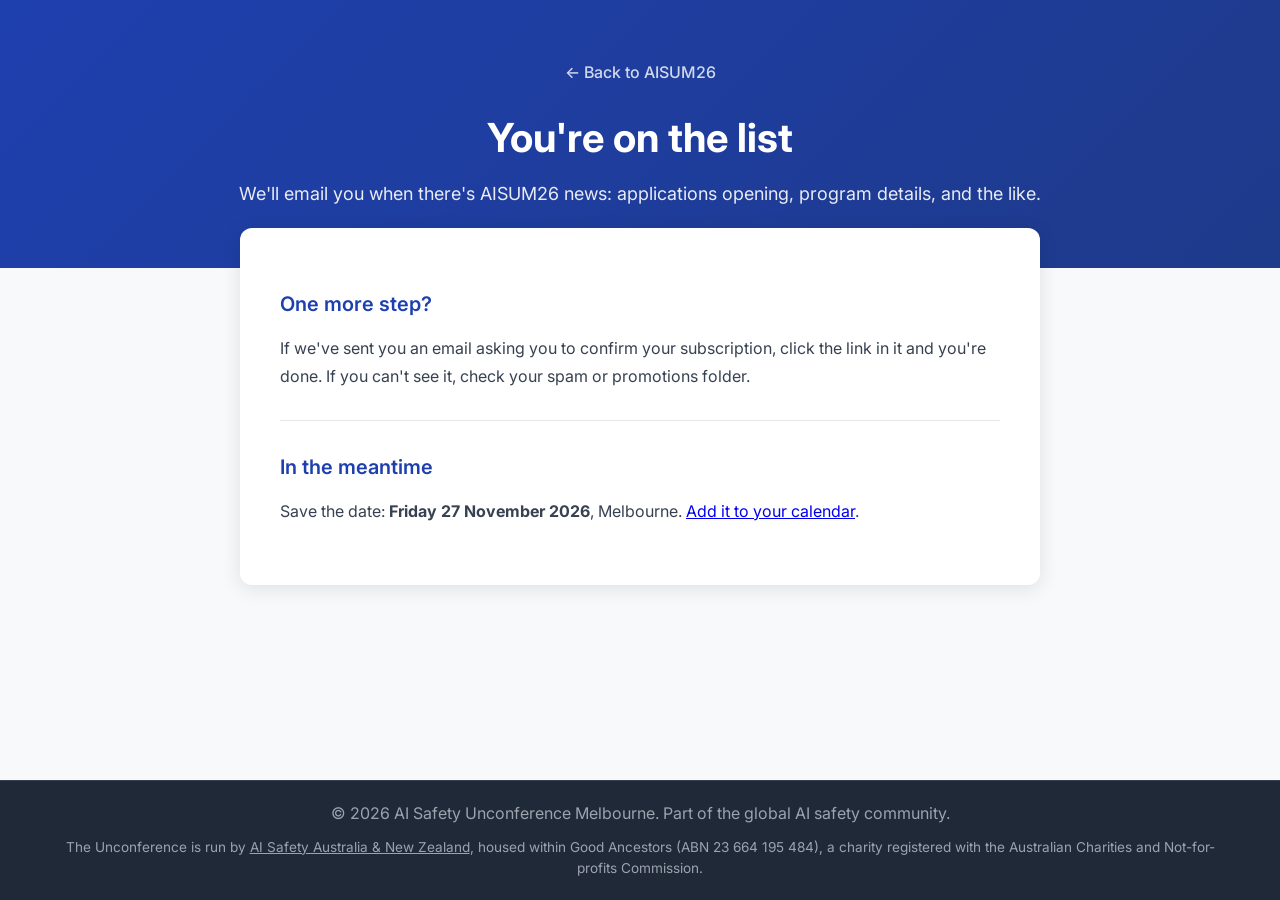
<file: public/thanks.html>
<!DOCTYPE html>
<html lang="en">
<head>
    <meta charset="UTF-8">
    <meta name="viewport" content="width=device-width, initial-scale=1.0">
    <title>Thanks - AISUM26</title>
    <meta name="robots" content="noindex">
    <link rel="icon" type="image/svg+xml" href="favicon.svg">
    <link href="https://fonts.googleapis.com/css2?family=Inter:wght@400;500;600;700;800;900&display=swap" rel="stylesheet">
    <link rel="stylesheet" href="styles.css">
</head>
<body>
    <section class="header">
        <div class="container">
            <a href="https://aisum.org/" class="back-link">← Back to AISUM26</a>
            <h1>You're on the list</h1>
            <p>We'll email you when there's AISUM26 news: applications opening, program details, and the like.</p>
        </div>
    </section>

    <section class="container">
        <div class="faqs-content">
            <div class="faq-item">
                <div class="faq-question">One more step?</div>
                <div class="faq-answer">
                    <p>If we've sent you an email asking you to confirm your subscription, click the link in it and you're done. If you can't see it, check your spam or promotions folder.</p>
                </div>
            </div>
            <div class="faq-item">
                <div class="faq-question">In the meantime</div>
                <div class="faq-answer">
                    <p>Save the date: <strong>Friday 27 November 2026</strong>, Melbourne. <a href="aisum26.ics" download="aisum26.ics">Add it to your calendar</a>.</p>
                </div>
            </div>
        </div>
    </section>

    <footer>
        <div class="container">
            <p>&copy; 2026 AI Safety Unconference Melbourne. Part of the global AI safety community.</p>
            <p style="margin-top: 10px; font-size: 0.85rem;">The Unconference is run by <a href="https://www.aisafetyanz.com.au/" style="color: #9CA3AF;">AI Safety Australia &amp; New Zealand</a>, housed within Good Ancestors (ABN 23 664 195 484), a charity registered with the Australian Charities and Not-for-profits Commission.</p>
        </div>
    </footer>
</body>
</html>
</file>
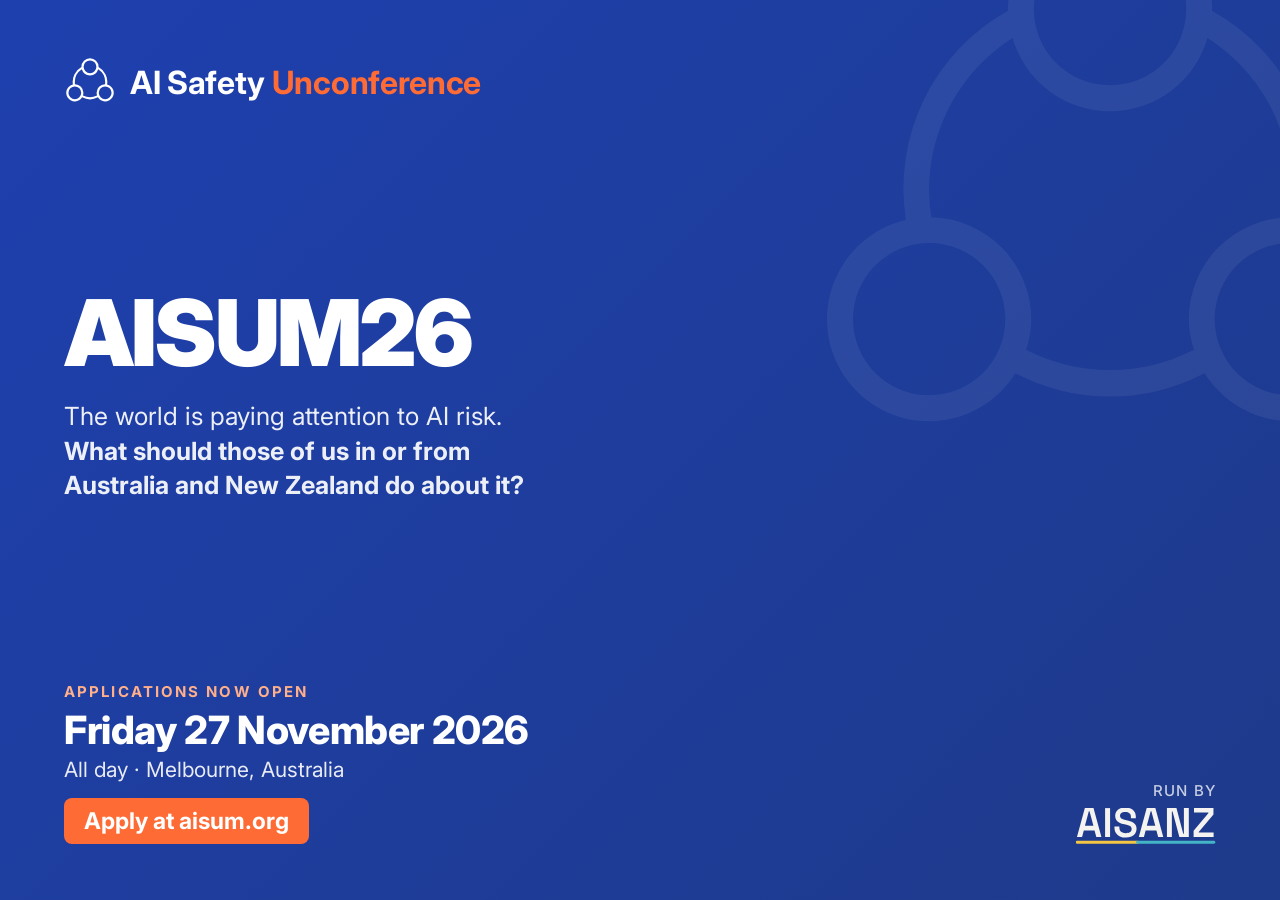
<file: social/cards.html>
<!DOCTYPE html>
<html lang="en">
<head>
<meta charset="UTF-8">
<title>AISUM26 social cards</title>
<!--
  Source for the AISUM26 social cards. One page, picked apart by query string:
    cards.html?card=announce|theme&size=landscape|square|story
  social/render.mjs screenshots every combination into social/out/. Edit the copy here,
  re-run the script, and the images follow.
-->
<link href="https://fonts.googleapis.com/css2?family=Inter:wght@400;500;600;700;800;900&display=swap" rel="stylesheet">
<style>
* { margin: 0; padding: 0; box-sizing: border-box; }
html, body { width: 100%; height: 100%; overflow: hidden; }
body { font-family: 'Inter', -apple-system, 'Segoe UI', sans-serif; -webkit-font-smoothing: antialiased; }

/* u = one design unit. Every size below is a multiple of it, so each format only has
   to set u and its padding to rescale the whole card. */
.card { --u: 10px; position: relative; width: 100vw; height: 100vh; overflow: hidden;
        display: flex; flex-direction: column; justify-content: space-between; }
.landscape { --u: 10px;   padding: 56px 64px; }
.square    { --u: 12.6px; padding: 84px 80px; }
.story     { --u: 14.4px; padding: 260px 84px 280px; }

.card > [data-card] { display: none; }
.announce [data-card~="announce"], .theme [data-card~="theme"] { display: flex; }

/* Shared pieces */
.lockup { display: flex; align-items: center; gap: calc(var(--u) * 1.4);
          font-size: calc(var(--u) * 3.2); font-weight: 700; letter-spacing: -0.01em; }
.lockup svg { width: calc(var(--u) * 5.2); height: calc(var(--u) * 5.2); flex: none; }
.lockup .unconf { color: #FF6B35; }
.watermark { position: absolute; pointer-events: none; }
.footer { display: flex; align-items: flex-end; justify-content: space-between; gap: calc(var(--u) * 3); }
.runby { display: flex; flex-direction: column; align-items: flex-end; gap: calc(var(--u) * 0.8);
         font-size: calc(var(--u) * 1.5); font-weight: 500; letter-spacing: 0.08em; text-transform: uppercase; }
.runby img { height: calc(var(--u) * 3.6); display: block; }
.block { flex-direction: column; }

/* Announce: blue, event details */
.announce { background: linear-gradient(135deg, #1E40AF 0%, #1e3a8a 100%); color: #fff; }
.announce .lockup svg { fill: #fff; }
.announce .watermark { right: calc(var(--u) * -14); top: calc(var(--u) * -12);
                       width: calc(var(--u) * 62); height: calc(var(--u) * 62); fill: #fff; opacity: 0.06; }
.announce .name { font-size: calc(var(--u) * 10.4); font-weight: 900; letter-spacing: -0.03em; line-height: 1; }
.announce .sub { font-size: calc(var(--u) * 3.3); font-weight: 700; margin-top: calc(var(--u) * 1.2); }
.announce .tagline { font-size: calc(var(--u) * 2.5); line-height: 1.38; margin-top: calc(var(--u) * 2.6);
                     max-width: calc(var(--u) * 76); opacity: 0.92; }
.announce .tagline strong { display: block; font-weight: 700; opacity: 1; text-wrap: balance; }
.announce .when .label { font-size: calc(var(--u) * 1.5); font-weight: 700; letter-spacing: 0.14em;
                         text-transform: uppercase; color: #FFB08A; }
.announce .when .date { font-size: calc(var(--u) * 3.9); font-weight: 800; letter-spacing: -0.01em;
                        margin-top: calc(var(--u) * 0.5); }
.announce .when .where { font-size: calc(var(--u) * 2.1); opacity: 0.9; margin-top: calc(var(--u) * 0.4); }
.announce .when .url { display: inline-block; margin-top: calc(var(--u) * 1.6); background: #FF6B35; color: #fff;
                       font-size: calc(var(--u) * 2.3); font-weight: 700; border-radius: calc(var(--u) * 0.8);
                       padding: calc(var(--u) * 0.9) calc(var(--u) * 2); }
.announce .runby { color: rgba(255, 255, 255, 0.75); }

/* Theme: white, the from/to line */
.theme { background: #fff; color: #1E3A8A; }
.theme::before { content: ''; position: absolute; left: 0; top: 0; bottom: 0; width: calc(var(--u) * 1.6); background: #FF6B35; }
.theme .lockup { color: #1E40AF; }
.theme .lockup svg { fill: #1E40AF; }
.theme .watermark { right: calc(var(--u) * -16); bottom: calc(var(--u) * -18);
                    width: calc(var(--u) * 60); height: calc(var(--u) * 60); fill: #1E40AF; opacity: 0.05; }
.theme .from { font-size: calc(var(--u) * 4.2); font-weight: 600; color: #6B7280; line-height: 1.25; text-wrap: balance; }
.theme .to { font-size: calc(var(--u) * 7.6); font-weight: 900; color: #1E40AF; letter-spacing: -0.025em;
             line-height: 1.08; margin-top: calc(var(--u) * 1.4); }
.theme .to em { font-style: normal; color: #FF6B35; }
.theme .tagline { text-wrap: balance; font-size: calc(var(--u) * 2.4); line-height: 1.4; color: #4B5563; margin-top: calc(var(--u) * 2.8);
                  max-width: calc(var(--u) * 74); }
.theme .details { font-size: calc(var(--u) * 2.2); color: #4B5563; line-height: 1.45; }
.theme .details b { display: block; font-size: calc(var(--u) * 2.9); font-weight: 800; color: #1E40AF; }
.theme .details .url { color: #FF6B35; font-weight: 700; }
.theme .runby { color: #6B7280; }

/* Format tweaks */
br.tall { display: none; }
.square br.tall, .story br.tall { display: inline; }
.square.theme .to { font-size: calc(var(--u) * 9.4); }
.square .announce-mid, .story .announce-mid { margin-top: calc(var(--u) * -2); }
.story .footer { flex-direction: column; align-items: flex-start; gap: calc(var(--u) * 5); }
.story .runby { align-items: flex-start; }
.story.announce .name { font-size: calc(var(--u) * 12); }
.story.theme .to { font-size: calc(var(--u) * 8.6); }
/* Landscape is short: the lockup already names the event, so the subtitle goes. */
.landscape.announce .sub { display: none; }
.landscape.announce .name { font-size: calc(var(--u) * 9.2); }
.landscape.announce .tagline { margin-top: calc(var(--u) * 2); }
</style>
</head>
<body>
<div class="card" id="card">
    <svg class="watermark" viewBox="0 0 24 24"><path d="M19.902 13.161a7.876 7.876 0 0 0-3.956-8.1c0-.021.006-.04.006-.061a3.952 3.952 0 0 0-7.904 0c0 .02.006.04.006.06a7.876 7.876 0 0 0-3.956 8.101 3.946 3.946 0 1 0 4.242 5.93 7.855 7.855 0 0 0 7.32 0 3.945 3.945 0 1 0 4.242-5.93zM12 2.051A2.948 2.948 0 1 1 9.052 5 2.951 2.951 0 0 1 12 2.052zM5 19.949A2.948 2.948 0 1 1 7.948 17 2.951 2.951 0 0 1 5 19.948zm3.75-1.76A3.896 3.896 0 0 0 8.952 17a3.952 3.952 0 0 0-3.868-3.944A7.1 7.1 0 0 1 4.996 12a6.977 6.977 0 0 1 3.232-5.885 3.926 3.926 0 0 0 7.544 0A6.977 6.977 0 0 1 19.004 12a7.1 7.1 0 0 1-.088 1.056A3.952 3.952 0 0 0 15.048 17a3.896 3.896 0 0 0 .202 1.188 7.13 7.13 0 0 1-6.5 0zM19 19.948A2.948 2.948 0 1 1 21.948 17 2.951 2.951 0 0 1 19 19.948z"/></svg>

    <div class="lockup">
        <svg viewBox="0 0 24 24"><path d="M19.902 13.161a7.876 7.876 0 0 0-3.956-8.1c0-.021.006-.04.006-.061a3.952 3.952 0 0 0-7.904 0c0 .02.006.04.006.06a7.876 7.876 0 0 0-3.956 8.101 3.946 3.946 0 1 0 4.242 5.93 7.855 7.855 0 0 0 7.32 0 3.945 3.945 0 1 0 4.242-5.93zM12 2.051A2.948 2.948 0 1 1 9.052 5 2.951 2.951 0 0 1 12 2.052zM5 19.949A2.948 2.948 0 1 1 7.948 17 2.951 2.951 0 0 1 5 19.948zm3.75-1.76A3.896 3.896 0 0 0 8.952 17a3.952 3.952 0 0 0-3.868-3.944A7.1 7.1 0 0 1 4.996 12a6.977 6.977 0 0 1 3.232-5.885 3.926 3.926 0 0 0 7.544 0A6.977 6.977 0 0 1 19.004 12a7.1 7.1 0 0 1-.088 1.056A3.952 3.952 0 0 0 15.048 17a3.896 3.896 0 0 0 .202 1.188 7.13 7.13 0 0 1-6.5 0zM19 19.948A2.948 2.948 0 1 1 21.948 17 2.951 2.951 0 0 1 19 19.948z"/></svg>
        <span>AI Safety <span class="unconf">Unconference</span></span>
    </div>

    <!-- Announce -->
    <div class="block announce-mid" data-card="announce">
        <div class="name">AISUM26</div>
        <div class="sub">The AI Safety Unconference, Melbourne</div>
        <p class="tagline">The world is paying attention to AI risk. <strong>What should those of us in or from Australia and New&nbsp;Zealand do about it?</strong></p>
    </div>
    <div class="footer" data-card="announce">
        <div class="when">
            <div class="label">Applications now open</div>
            <div class="date">Friday 27 November 2026</div>
            <div class="where">All day &middot; Melbourne, Australia</div>
            <div class="url">Apply at aisum.org</div>
        </div>
        <div class="runby">Run by <img src="aisanz-logo-compact-light.svg" alt="AI Safety Australia &amp; New Zealand"></div>
    </div>

    <!-- Theme -->
    <div class="block" data-card="theme">
        <div class="from">From making the case to</div>
        <div class="to">making <br class="tall">the <em>plan</em>.</div>
        <p class="tagline">The world is paying attention to AI risk. What should those of us in or from Australia and New&nbsp;Zealand do about it?</p>
    </div>
    <div class="footer" data-card="theme">
        <div class="details">
            <b>AISUM26 &middot; Friday 27 November 2026</b>
            The AI Safety Unconference, Melbourne<br>
            Applications open: <span class="url">aisum.org</span>
        </div>
        <div class="runby">Run by <img src="aisanz-logo-compact.svg" alt="AI Safety Australia &amp; New Zealand"></div>
    </div>
</div>
<script>
    var q = new URLSearchParams(location.search);
    document.getElementById('card').classList.add(q.get('card') || 'announce', q.get('size') || 'landscape');
</script>
</body>
</html>
</file>
<file: styles.css>
* {
    margin: 0;
    padding: 0;
    box-sizing: border-box;
}

body {
    font-family: 'Inter', sans-serif;
    line-height: 1.6;
    color: #1F2937;
    background: #f8f9fa;
    display: flex;
    flex-direction: column;
    min-height: 100vh;
}

/* Fix for list indentation after reset */
ul, ol {
    margin-left: 20px;
    margin-bottom: 15px;
}

ul li {
    margin-bottom: 8px;
}

.hero {
    background: linear-gradient(135deg, #1E40AF 0%, #1e3a8a 100%);
    color: white;
    padding: 80px 20px;
    text-align: center;
    min-height: 80vh;
    display: flex;
    align-items: center;
    justify-content: center;
}

.hero-content {
    max-width: 800px;
}

.icon-logo {
    width: 120px;
    height: 120px;
    margin: 0 auto 30px;
}

.icon-logo svg {
    width: 100%;
    height: 100%;
    fill: white;
}

h1 {
    font-size: 3rem;
    font-weight: 800;
    margin-bottom: 20px;
}

.tagline {
    font-size: 1.25rem;
    margin-bottom: 10px;
    opacity: 0.9;
}

.event-details {
    font-size: 1.125rem;
    margin-bottom: 40px;
    opacity: 0.8;
}

.cta-buttons {
    display: flex;
    gap: 20px;
    justify-content: center;
    flex-wrap: wrap;
    margin-top: 40px;
}

.btn {
    padding: 15px 30px;
    border-radius: 6px;
    font-weight: 600;
    text-decoration: none;
    display: inline-block;
    transition: all 0.3s;
    border: 2px solid transparent;
    font-size: 1.1rem;
}

.btn-primary {
    background: #FF6B35;
    color: white;
}

.btn-primary:hover {
    background: #e55a2b;
    transform: translateY(-2px);
}

.btn-outline {
    background: transparent;
    color: white;
    border-color: white;
}

.btn-outline:hover {
    background: white;
    color: #1E40AF;
}

.container {
    max-width: 1200px;
    margin: 0 auto;
    padding: 0 20px;
}

.section {
    padding: 80px 0;
}

.section-white {
    background: white;
}

h2 {
    font-size: 2.5rem;
    font-weight: 700;
    color: #1E40AF;
    text-align: center;
    margin-bottom: 20px;
}

.section-description {
    font-size: 1.125rem;
    text-align: center;
    color: #6B7280;
    margin-bottom: 50px;
    max-width: 700px;
    margin-left: auto;
    margin-right: auto;
}

.features-grid {
    display: grid;
    grid-template-columns: repeat(auto-fit, minmax(300px, 1fr));
    gap: 40px;
    margin-top: 60px;
}

.feature-card {
    background: white;
    padding: 40px 30px;
    border-radius: 12px;
    text-align: center;
    box-shadow: 0 4px 20px rgba(0,0,0,0.1);
    transition: transform 0.3s;
}

.feature-card:hover {
    transform: translateY(-5px);
}

.feature-icon {
    width: 60px;
    height: 60px;
    background: #1E40AF;
    border-radius: 50%;
    margin: 0 auto 20px;
    display: flex;
    align-items: center;
    justify-content: center;
    color: white;
    font-size: 1.5rem;
    font-weight: 700;
}

.feature-icon.accent {
    background: #FF6B35;
}

h3 {
    font-size: 1.5rem;
    font-weight: 600;
    color: #1F2937;
    margin-bottom: 15px;
}

.feature-description {
    color: #6B7280;
    line-height: 1.7;
}

.schedule-preview {
    background: #f8f9fa;
    padding: 40px;
    border-radius: 12px;
    margin-top: 40px;
}

.schedule-item {
    display: flex;
    align-items: center;
    padding: 20px 0;
    border-bottom: 1px solid #E5E7EB;
}

.schedule-item:last-child {
    border-bottom: none;
}

.schedule-time {
    font-weight: 600;
    color: #1E40AF;
    min-width: 120px;
}

.schedule-content {
    flex: 1;
}

.schedule-title {
    font-weight: 600;
    margin-bottom: 5px;
}

.schedule-description {
    color: #6B7280;
    font-size: 0.9rem;
}

.contact-section {
    background: #1F2937;
    color: white;
    text-align: center;
}

.contact-section h2 {
    color: white;
}

.contact-links {
    display: flex;
    justify-content: center;
    gap: 30px;
    margin-top: 30px;
    flex-wrap: wrap;
}

.contact-link {
    color: #FF6B35;
    text-decoration: none;
    font-weight: 600;
    transition: color 0.3s;
}

.contact-link:hover {
    color: white;
}

footer {
    background: #1F2937;
    color: #9CA3AF;
    text-align: center;
    padding: 20px;
    border-top: 1px solid #374151;
    margin-top: auto;
}

/* FAQ-specific styles */
.header {
    background: linear-gradient(135deg, #1E40AF 0%, #1e3a8a 100%);
    color: white;
    padding: 60px 20px;
    text-align: center;
}

.header h1 {
    font-size: 2.5rem;
    font-weight: 700;
    margin-bottom: 10px;
}

.header p {
    font-size: 1.125rem;
    opacity: 0.9;
}

.back-link {
    display: inline-block;
    margin-bottom: 20px;
    color: rgba(255, 255, 255, 0.8);
    text-decoration: none;
    font-weight: 500;
    transition: color 0.3s;
}

.back-link:hover {
    color: white;
}

.faqs-content {
    background: white;
    margin: -40px auto 80px;
    padding: 60px 40px;
    border-radius: 12px;
    box-shadow: 0 4px 20px rgba(0,0,0,0.1);
    max-width: 800px;
}

.faq-item {
    margin-bottom: 30px;
    border-bottom: 1px solid #E5E7EB;
    padding-bottom: 30px;
}

.faq-item:last-child {
    border-bottom: none;
    margin-bottom: 0;
    padding-bottom: 0;
}

.faq-question {
    font-size: 1.25rem;
    font-weight: 600;
    color: #1E40AF;
    margin-bottom: 15px;
}

.faq-answer {
    color: #374151;
    line-height: 1.7;
}

.faq-answer p {
    margin-bottom: 15px;
}

.faq-answer p:last-child {
    margin-bottom: 0;
}

.placeholder-notice {
    background: #FEF3C7;
    border: 1px solid #F59E0B;
    border-radius: 8px;
    padding: 20px;
    margin-bottom: 40px;
    text-align: center;
}

.placeholder-notice h3 {
    color: #92400E;
    font-weight: 600;
    margin-bottom: 10px;
}

.placeholder-notice p {
    color: #92400E;
}

@media (max-width: 768px) {
    h1 {
        font-size: 2rem;
    }

    .cta-buttons {
        flex-direction: column;
        align-items: center;
    }

    .btn {
        width: 100%;
        max-width: 300px;
    }

    h2 {
        font-size: 2rem;
    }

    .schedule-item {
        flex-direction: column;
        align-items: flex-start;
        gap: 10px;
    }

    .contact-links {
        flex-direction: column;
        gap: 15px;
    }

    .header h1 {
        font-size: 2rem;
    }

    .faqs-content {
        margin: -20px 20px 60px;
        padding: 40px 30px;
    }

    .faq-question {
        font-size: 1.125rem;
    }
}

/* Save-the-date callout (hero) */
.save-the-date {
    margin: 40px auto 0;
    padding: 30px 30px 34px;
    max-width: 640px;
    background: rgba(255, 255, 255, 0.08);
    border: 1px solid rgba(255, 255, 255, 0.35);
    border-radius: 12px;
    backdrop-filter: blur(2px);
}

.std-label {
    font-size: 0.85rem;
    font-weight: 700;
    letter-spacing: 0.18em;
    text-transform: uppercase;
    color: #FFB08A;
    margin-bottom: 8px;
}

.std-date {
    font-size: 2rem;
    font-weight: 800;
    line-height: 1.2;
}

.std-detail {
    font-size: 1.125rem;
    opacity: 0.85;
    margin-top: 6px;
}

.std-buttons {
    margin-top: 24px;
    gap: 14px;
}

.std-buttons .btn {
    font-size: 1rem;
    padding: 13px 24px;
}

@media (max-width: 768px) {
    .save-the-date {
        padding: 24px 18px 26px;
    }

    .std-date {
        font-size: 1.6rem;
    }
}

/* Subscribe form inside the save-the-date callout */
.std-divider {
    height: 1px;
    background: rgba(255, 255, 255, 0.25);
    margin: 28px auto 22px;
    max-width: 420px;
}

.std-subscribe-label {
    display: block;
    font-weight: 600;
    font-size: 1.05rem;
    margin-bottom: 12px;
}

.std-subscribe-row {
    display: flex;
    gap: 10px;
    justify-content: center;
    flex-wrap: wrap;
}

.std-subscribe-row input[type="email"] {
    flex: 1 1 260px;
    max-width: 340px;
    padding: 13px 16px;
    font: inherit;
    font-size: 1rem;
    border: 2px solid rgba(255, 255, 255, 0.6);
    border-radius: 6px;
    background: rgba(255, 255, 255, 0.95);
    color: #1F2937;
}

.std-subscribe-row input[type="email"]:focus {
    outline: none;
    border-color: #FF6B35;
    box-shadow: 0 0 0 3px rgba(255, 107, 53, 0.35);
}

.std-subscribe-row .btn {
    font-size: 1rem;
    padding: 13px 24px;
    cursor: pointer;
    font-family: inherit;
}

.std-fineprint {
    margin-top: 14px;
    font-size: 0.8rem;
    line-height: 1.5;
    opacity: 0.8;
}

.std-fineprint a {
    color: white;
    text-decoration: underline;
}

@media (max-width: 768px) {
    .std-subscribe-row input[type="email"],
    .std-subscribe-row .btn {
        width: 100%;
        max-width: 300px;
    }
}

.std-subscribe-msg {
    margin-top: 14px;
    padding: 10px 14px;
    border-radius: 6px;
    background: rgba(255, 255, 255, 0.92);
    color: #1F2937;
    font-weight: 500;
    font-size: 0.95rem;
}

.std-subscribe-msg.is-error {
    background: #FEF3C7;
    color: #92400E;
}

.std-subscribe-row[hidden] {
    display: none;
}
</file>
<file: public/styles.css>
* {
    margin: 0;
    padding: 0;
    box-sizing: border-box;
}

body {
    font-family: 'Inter', sans-serif;
    line-height: 1.6;
    color: #1F2937;
    background: #f8f9fa;
    display: flex;
    flex-direction: column;
    min-height: 100vh;
}

/* Fix for list indentation after reset */
ul, ol {
    margin-left: 20px;
    margin-bottom: 15px;
}

ul li {
    margin-bottom: 8px;
}

.hero {
    background: linear-gradient(135deg, #1E40AF 0%, #1e3a8a 100%);
    color: white;
    padding: 80px 20px;
    text-align: center;
    min-height: 80vh;
    display: flex;
    align-items: center;
    justify-content: center;
}

.hero-content {
    max-width: 800px;
}

.icon-logo {
    width: 120px;
    height: 120px;
    margin: 0 auto 30px;
}

.icon-logo svg {
    width: 100%;
    height: 100%;
    fill: white;
}

h1 {
    font-size: 3rem;
    font-weight: 800;
    margin-bottom: 20px;
}

.tagline {
    font-size: 1.25rem;
    margin-bottom: 10px;
    opacity: 0.9;
}

.tagline strong {
    display: block;
    margin-top: 4px;
    font-weight: 600;
}

.event-details {
    font-size: 1.125rem;
    margin-bottom: 40px;
    opacity: 0.8;
}

.cta-buttons {
    display: flex;
    gap: 20px;
    justify-content: center;
    flex-wrap: wrap;
    margin-top: 40px;
}

.btn {
    padding: 15px 30px;
    border-radius: 6px;
    font-weight: 600;
    text-decoration: none;
    display: inline-block;
    transition: all 0.3s;
    border: 2px solid transparent;
    font-size: 1.1rem;
}

.btn-primary {
    background: #FF6B35;
    color: white;
}

.btn-primary:hover {
    background: #e55a2b;
    transform: translateY(-2px);
}

.btn-outline {
    background: transparent;
    color: white;
    border-color: white;
}

.btn-outline:hover {
    background: white;
    color: #1E40AF;
}

.container {
    max-width: 1200px;
    margin: 0 auto;
    padding: 0 20px;
}

.section {
    padding: 80px 0;
}

.section-white {
    background: white;
}

h2 {
    font-size: 2.5rem;
    font-weight: 700;
    color: #1E40AF;
    text-align: center;
    margin-bottom: 20px;
    text-wrap: balance;
}

.section-description {
    font-size: 1.125rem;
    text-align: center;
    color: #6B7280;
    margin-bottom: 50px;
    max-width: 700px;
    margin-left: auto;
    margin-right: auto;
}

.features-grid {
    display: grid;
    grid-template-columns: repeat(auto-fit, minmax(300px, 1fr));
    gap: 40px;
    margin-top: 60px;
}

.feature-card {
    background: white;
    padding: 40px 30px;
    border-radius: 12px;
    text-align: center;
    box-shadow: 0 4px 20px rgba(0,0,0,0.1);
    transition: transform 0.3s;
}

.feature-card:hover {
    transform: translateY(-5px);
}

.feature-icon {
    width: 60px;
    height: 60px;
    background: #1E40AF;
    border-radius: 50%;
    margin: 0 auto 20px;
    display: flex;
    align-items: center;
    justify-content: center;
    color: white;
    font-size: 1.5rem;
    font-weight: 700;
}

.feature-icon.accent {
    background: #FF6B35;
}

h3 {
    font-size: 1.5rem;
    font-weight: 600;
    color: #1F2937;
    margin-bottom: 15px;
}

.feature-description {
    color: #6B7280;
    line-height: 1.7;
}

.schedule-preview {
    background: #f8f9fa;
    padding: 40px;
    border-radius: 12px;
    margin-top: 40px;
}

.schedule-item {
    display: flex;
    align-items: center;
    padding: 20px 0;
    border-bottom: 1px solid #E5E7EB;
}

.schedule-item:last-child {
    border-bottom: none;
}

.schedule-time {
    font-weight: 600;
    color: #1E40AF;
    min-width: 120px;
}

.schedule-content {
    flex: 1;
}

.schedule-title {
    font-weight: 600;
    margin-bottom: 5px;
}

.schedule-description {
    color: #6B7280;
    font-size: 0.9rem;
}

.contact-section {
    background: #1F2937;
    color: white;
    text-align: center;
}

.contact-section h2 {
    color: white;
}

.contact-links {
    display: flex;
    justify-content: center;
    gap: 30px;
    margin-top: 30px;
    flex-wrap: wrap;
}

.contact-link {
    color: #FF6B35;
    text-decoration: none;
    font-weight: 600;
    transition: color 0.3s;
}

.contact-link:hover {
    color: white;
}

footer {
    background: #1F2937;
    color: #9CA3AF;
    text-align: center;
    padding: 20px;
    border-top: 1px solid #374151;
    margin-top: auto;
}

/* FAQ-specific styles */
.header {
    background: linear-gradient(135deg, #1E40AF 0%, #1e3a8a 100%);
    color: white;
    padding: 60px 20px;
    text-align: center;
}

.header h1 {
    font-size: 2.5rem;
    font-weight: 700;
    margin-bottom: 10px;
}

.header p {
    font-size: 1.125rem;
    opacity: 0.9;
}

.back-link {
    display: inline-block;
    margin-bottom: 20px;
    color: rgba(255, 255, 255, 0.8);
    text-decoration: none;
    font-weight: 500;
    transition: color 0.3s;
}

.back-link:hover {
    color: white;
}

.faqs-content {
    background: white;
    margin: -40px auto 80px;
    padding: 60px 40px;
    border-radius: 12px;
    box-shadow: 0 4px 20px rgba(0,0,0,0.1);
    max-width: 800px;
}

.faq-item {
    margin-bottom: 30px;
    border-bottom: 1px solid #E5E7EB;
    padding-bottom: 30px;
}

.faq-item:last-child {
    border-bottom: none;
    margin-bottom: 0;
    padding-bottom: 0;
}

.faq-question {
    font-size: 1.25rem;
    font-weight: 600;
    color: #1E40AF;
    margin-bottom: 15px;
}

.faq-answer {
    color: #374151;
    line-height: 1.7;
}

.faq-answer p {
    margin-bottom: 15px;
}

.faq-answer p:last-child {
    margin-bottom: 0;
}

.placeholder-notice {
    background: #FEF3C7;
    border: 1px solid #F59E0B;
    border-radius: 8px;
    padding: 20px;
    margin-bottom: 40px;
    text-align: center;
}

.placeholder-notice h3 {
    color: #92400E;
    font-weight: 600;
    margin-bottom: 10px;
}

.placeholder-notice p {
    color: #92400E;
}

@media (max-width: 768px) {
    h1 {
        font-size: 2rem;
    }

    .cta-buttons {
        flex-direction: column;
        align-items: center;
    }

    .btn {
        width: 100%;
        max-width: 300px;
    }

    h2 {
        font-size: 2rem;
    }

    .schedule-item {
        flex-direction: column;
        align-items: flex-start;
        gap: 10px;
    }

    .contact-links {
        flex-direction: column;
        gap: 15px;
    }

    .header h1 {
        font-size: 2rem;
    }

    .faqs-content {
        margin: -20px 20px 60px;
        padding: 40px 30px;
    }

    .faq-question {
        font-size: 1.125rem;
    }
}

/* Save-the-date callout (hero) */
.save-the-date {
    margin: 40px auto 0;
    padding: 30px 30px 34px;
    max-width: 640px;
    background: rgba(255, 255, 255, 0.08);
    border: 1px solid rgba(255, 255, 255, 0.35);
    border-radius: 12px;
    backdrop-filter: blur(2px);
}

.std-label {
    font-size: 0.85rem;
    font-weight: 700;
    letter-spacing: 0.18em;
    text-transform: uppercase;
    color: #FFB08A;
    margin-bottom: 8px;
}

.std-date {
    font-size: 2rem;
    font-weight: 800;
    line-height: 1.2;
}

.std-detail {
    font-size: 1.125rem;
    opacity: 0.85;
    margin-top: 6px;
}

.std-buttons {
    margin-top: 24px;
    gap: 14px;
}

.std-buttons .btn {
    font-size: 1rem;
    padding: 13px 24px;
}

.std-buttons .std-apply {
    font-size: 1.15rem;
    padding: 15px 38px;
}

.std-calendar {
    margin-top: 14px;
}

.std-calendar .btn {
    font-size: 0.9rem;
    padding: 9px 18px;
    border-width: 1px;
    border-color: rgba(255, 255, 255, 0.6);
}

@media (max-width: 768px) {
    .save-the-date {
        padding: 24px 18px 26px;
    }

    .std-date {
        font-size: 1.6rem;
    }
}

/* Subscribe form inside the save-the-date callout */
.std-divider {
    height: 1px;
    background: rgba(255, 255, 255, 0.25);
    margin: 28px auto 22px;
    max-width: 420px;
}

.std-subscribe-label {
    display: block;
    font-weight: 600;
    font-size: 1.05rem;
    margin-bottom: 12px;
}

.std-subscribe-row {
    display: flex;
    gap: 10px;
    justify-content: center;
    flex-wrap: wrap;
}

.std-subscribe-row input[type="email"] {
    flex: 1 1 260px;
    max-width: 340px;
    padding: 13px 16px;
    font: inherit;
    font-size: 1rem;
    border: 2px solid rgba(255, 255, 255, 0.6);
    border-radius: 6px;
    background: rgba(255, 255, 255, 0.95);
    color: #1F2937;
}

.std-subscribe-row input[type="email"]:focus {
    outline: none;
    border-color: #FF6B35;
    box-shadow: 0 0 0 3px rgba(255, 107, 53, 0.35);
}

.std-subscribe-row .btn {
    font-size: 1rem;
    padding: 13px 24px;
    cursor: pointer;
    font-family: inherit;
}

.std-fineprint {
    margin-top: 14px;
    font-size: 0.8rem;
    line-height: 1.5;
    opacity: 0.8;
}

.std-fineprint a {
    color: white;
    text-decoration: underline;
}

@media (max-width: 768px) {
    .std-subscribe-row input[type="email"],
    .std-subscribe-row .btn {
        width: 100%;
        max-width: 300px;
    }
}

.std-subscribe-msg {
    margin-top: 14px;
    padding: 10px 14px;
    border-radius: 6px;
    background: rgba(255, 255, 255, 0.92);
    color: #1F2937;
    font-weight: 500;
    font-size: 0.95rem;
}

.std-subscribe-msg.is-error {
    background: #FEF3C7;
    color: #92400E;
}

.std-subscribe-row[hidden] {
    display: none;
}
</file>
<file: apply.css>
/* Application form (/apply). Builds on the .header + .faqs-content card from styles.css. */

/* body is a column flexbox and .container has auto side margins, so without an explicit
   width the section shrink-wraps its content and a long unbreakable word (an email
   address) can push it past the viewport on phones. */
.apply-wrap {
    width: 100%;
}

.apply-card {
    max-width: 720px;
    padding: 44px 48px 40px;
    overflow-wrap: break-word;
}

.apply-alert {
    background: #FEF3C7;
    border: 1px solid #F59E0B;
    border-radius: 8px;
    padding: 16px 18px;
    color: #92400E;
}

.apply-alert a {
    color: inherit;
    font-weight: 600;
}

/* Progress */
.apply-steps {
    list-style: none;
    margin: 0 0 30px;
    display: flex;
    gap: 12px;
}

.apply-step {
    flex: 1;
    margin: 0;
    display: flex;
    align-items: center;
    gap: 10px;
    padding-top: 12px;
    border-top: 3px solid #E5E7EB;
    color: #9CA3AF;
    font-weight: 600;
    font-size: 0.9rem;
    transition: color 0.3s, border-color 0.3s;
}

.apply-step-dot {
    flex: none;
    width: 24px;
    height: 24px;
    border-radius: 50%;
    background: #E5E7EB;
    color: #6B7280;
    font-size: 0.8rem;
    font-weight: 700;
    display: inline-flex;
    align-items: center;
    justify-content: center;
    transition: background 0.3s, color 0.3s;
}

.apply-step.is-current,
.apply-step.is-done {
    color: #1E40AF;
    border-top-color: #1E40AF;
}

.apply-step.is-current .apply-step-dot,
.apply-step.is-done .apply-step-dot {
    background: #1E40AF;
    color: white;
}

.apply-draft-note {
    background: #EFF6FF;
    border-radius: 8px;
    padding: 10px 14px;
    margin-bottom: 24px;
    font-size: 0.9rem;
    color: #1E3A8A;
}

/* Panels */
.apply-panel,
.apply-outcome {
    animation: apply-in 0.28s ease-out;
}

@keyframes apply-in {
    from { opacity: 0; transform: translateY(8px); }
    to { opacity: 1; transform: none; }
}

@media (prefers-reduced-motion: reduce) {
    .apply-panel,
    .apply-outcome {
        animation: none;
    }
}

.apply-panel-title {
    font-size: 1.6rem;
    text-align: left;
    margin-bottom: 10px;
    outline: none;
}

.apply-lede {
    color: #4B5563;
    margin-bottom: 28px;
}

/* Fields */
.apply-field {
    border: 0;
    margin-top: 26px;
    min-width: 0;
}

.apply-field > label,
.apply-field > legend {
    display: block;
    font-weight: 600;
    color: #1F2937;
    margin-bottom: 6px;
    padding: 0;
}

.apply-optional {
    font-weight: 400;
    color: #6B7280;
}

.apply-help {
    color: #6B7280;
    font-size: 0.92rem;
    margin-bottom: 10px;
}

.apply-field input[type="text"] + .apply-help,
.apply-field input[type="email"] + .apply-help {
    margin: 8px 0 0;
}

.apply-field input[type="text"],
.apply-field input[type="email"],
.apply-field textarea {
    display: block;
    width: 100%;
    padding: 12px 14px;
    font: inherit;
    font-size: 1rem;
    color: #1F2937;
    background: white;
    border: 2px solid #D1D5DB;
    border-radius: 8px;
    transition: border-color 0.15s, box-shadow 0.15s;
}

.apply-field textarea {
    resize: vertical;
    min-height: 96px;
    line-height: 1.55;
}

.apply-field input:focus,
.apply-field textarea:focus {
    outline: none;
    border-color: #1E40AF;
    box-shadow: 0 0 0 3px rgba(30, 64, 175, 0.18);
}

.apply-field.has-error input[type="text"],
.apply-field.has-error input[type="email"],
.apply-field.has-error textarea,
.apply-field.has-error .apply-scale-option {
    border-color: #DC2626;
}

.apply-error {
    color: #B91C1C;
    font-size: 0.9rem;
    font-weight: 500;
    margin-top: 8px;
}

.apply-count {
    text-align: right;
    font-size: 0.85rem;
    color: #6B7280;
    margin-top: 6px;
    font-variant-numeric: tabular-nums;
}

.apply-count.is-over {
    color: #B45309;
}

/* Checkbox row */
.apply-check {
    display: flex;
    align-items: flex-start;
    gap: 14px;
    padding: 14px 16px;
    border: 2px solid #E5E7EB;
    border-radius: 10px;
    cursor: pointer;
    transition: border-color 0.15s, background 0.15s;
}

.apply-check:hover {
    border-color: #93A5E0;
}

.apply-check:has(input:checked) {
    border-color: #1E40AF;
    background: #EFF6FF;
}

.apply-check input {
    flex: none;
    width: 20px;
    height: 20px;
    margin-top: 3px;
    accent-color: #1E40AF;
    cursor: pointer;
}

.apply-check strong {
    display: block;
    font-weight: 600;
    color: #1F2937;
}

.apply-check-help {
    display: block;
    color: #6B7280;
    font-size: 0.92rem;
    margin-top: 2px;
}

.apply-turnstile {
    margin-top: 26px;
}

.apply-turnstile:empty {
    margin-top: 0;
}

/* "What's an unconference?" explainer */
.apply-explainer {
    margin-bottom: 12px;
    border-left: 3px solid #FF6B35;
    background: #FFF7F3;
    border-radius: 0 8px 8px 0;
    padding: 10px 14px;
    font-size: 0.92rem;
    color: #4B5563;
}

.apply-explainer summary {
    cursor: pointer;
    font-weight: 600;
    color: #C2410C;
}

.apply-explainer p {
    margin-top: 10px;
}

/* Engagement scale */
.apply-scale-options {
    display: grid;
    gap: 8px;
    margin-top: 4px;
}

.apply-scale-option {
    position: relative;
    display: flex;
    align-items: center;
    gap: 14px;
    padding: 11px 14px;
    border: 2px solid #E5E7EB;
    border-radius: 10px;
    cursor: pointer;
    transition: border-color 0.15s, background 0.15s;
}

.apply-scale-option:hover {
    border-color: #93A5E0;
}

.apply-scale-option input {
    position: absolute;
    opacity: 0;
    inset: 0;
    width: 100%;
    height: 100%;
    margin: 0;
    cursor: pointer;
}

.apply-scale-num {
    flex: none;
    width: 34px;
    height: 34px;
    border-radius: 50%;
    background: #F3F4F6;
    color: #374151;
    font-weight: 700;
    display: inline-flex;
    align-items: center;
    justify-content: center;
    transition: background 0.15s, color 0.15s;
}

.apply-scale-text {
    color: #374151;
    line-height: 1.35;
}

.apply-scale-option:has(input:checked) {
    border-color: #1E40AF;
    background: #EFF6FF;
}

.apply-scale-option:has(input:checked) .apply-scale-num {
    background: #1E40AF;
    color: white;
}

.apply-scale-option:has(input:checked) .apply-scale-text {
    color: #1E3A8A;
    font-weight: 600;
}

.apply-scale-option:has(input:focus-visible) {
    box-shadow: 0 0 0 3px rgba(30, 64, 175, 0.25);
}

/* Actions */
.apply-actions {
    margin-top: 34px;
    display: flex;
    justify-content: flex-end;
    align-items: center;
    gap: 20px;
}

.apply-actions-split {
    justify-content: space-between;
}

.apply-btn {
    font-family: inherit;
    cursor: pointer;
    font-size: 1.05rem;
    padding: 14px 30px;
}

.apply-btn[disabled] {
    opacity: 0.65;
    cursor: progress;
    transform: none;
}

.apply-linkbtn {
    background: none;
    border: 0;
    padding: 0;
    font: inherit;
    font-weight: 600;
    color: #1E40AF;
    cursor: pointer;
    text-decoration: underline;
    text-underline-offset: 3px;
    white-space: nowrap;
}

.apply-linkbtn:hover {
    color: #FF6B35;
}

.apply-submit-error {
    margin-top: 24px;
    background: #FEF2F2;
    border: 1px solid #FCA5A5;
    border-radius: 8px;
    padding: 12px 16px;
    color: #991B1B;
    font-size: 0.95rem;
}

.apply-submit-error a {
    color: inherit;
    font-weight: 600;
}

.apply-hp {
    position: absolute;
    left: -5000px;
}

.apply-fineprint {
    margin-top: 34px;
    padding-top: 20px;
    border-top: 1px solid #E5E7EB;
    font-size: 0.85rem;
    color: #6B7280;
}

.apply-lede a,
.apply-fineprint a,
.apply-outcome a:not(.btn) {
    color: #1E40AF;
}

/* Outcome panels (soft landing, submitted) */
.apply-outcome p {
    color: #374151;
    margin-top: 14px;
}

.apply-resources {
    list-style: none;
    margin: 22px 0 0;
    display: grid;
    gap: 10px;
}

.apply-resources li {
    margin: 0;
    padding: 12px 16px;
    border: 1px solid #E5E7EB;
    border-radius: 10px;
    display: grid;
    gap: 2px;
}

.apply-resources a {
    font-weight: 600;
    text-decoration: none;
}

.apply-resources a:hover {
    text-decoration: underline;
}

.apply-resources span {
    color: #6B7280;
    font-size: 0.92rem;
}

.apply-outcome .apply-outcome-foot {
    margin-top: 28px;
    padding-top: 18px;
    border-top: 1px solid #E5E7EB;
    font-size: 0.9rem;
    color: #6B7280;
}

.apply-done {
    text-align: center;
}

.apply-done .apply-panel-title {
    text-align: center;
}

.apply-done-mark {
    width: 64px;
    height: 64px;
    margin: 4px auto 18px;
    border-radius: 50%;
    background: #1E40AF;
    color: white;
    font-size: 2rem;
    font-weight: 700;
    display: flex;
    align-items: center;
    justify-content: center;
}

.apply-next {
    list-style: none;
    margin: 24px auto 0;
    max-width: 520px;
    text-align: left;
    display: grid;
    gap: 10px;
}

.apply-next li {
    margin: 0;
    padding: 12px 16px;
    background: #F9FAFB;
    border-radius: 10px;
    color: #374151;
}

.apply-done .apply-actions {
    justify-content: center;
}

@media (max-width: 768px) {
    .apply-card {
        margin-left: 0;
        margin-right: 0;
        padding: 30px 22px 28px;
    }

    .apply-btn {
        padding: 13px 22px;
        white-space: nowrap;
    }

    .apply-outcome .apply-linkbtn {
        white-space: normal;
        text-align: left;
    }

    .apply-panel-title {
        font-size: 1.35rem;
    }

    .apply-step {
        font-size: 0.8rem;
        gap: 8px;
    }

    .apply-actions .apply-btn {
        width: auto;
        max-width: none;
    }

    .apply-done .apply-actions .apply-btn {
        width: 100%;
    }
}
</file>
<file: public/apply.css>
/* Application form (/apply). Builds on the .header + .faqs-content card from styles.css. */

/* body is a column flexbox and .container has auto side margins, so without an explicit
   width the section shrink-wraps its content and a long unbreakable word (an email
   address) can push it past the viewport on phones. */
.apply-wrap {
    width: 100%;
}

.apply-card {
    max-width: 720px;
    padding: 44px 48px 40px;
    overflow-wrap: break-word;
}

.apply-alert {
    background: #FEF3C7;
    border: 1px solid #F59E0B;
    border-radius: 8px;
    padding: 16px 18px;
    color: #92400E;
}

.apply-alert a {
    color: inherit;
    font-weight: 600;
}

/* Progress */
.apply-steps {
    list-style: none;
    margin: 0 0 30px;
    display: flex;
    gap: 12px;
}

.apply-step {
    flex: 1;
    margin: 0;
    display: flex;
    align-items: center;
    gap: 10px;
    padding-top: 12px;
    border-top: 3px solid #E5E7EB;
    color: #9CA3AF;
    font-weight: 600;
    font-size: 0.9rem;
    transition: color 0.3s, border-color 0.3s;
}

.apply-step-dot {
    flex: none;
    width: 24px;
    height: 24px;
    border-radius: 50%;
    background: #E5E7EB;
    color: #6B7280;
    font-size: 0.8rem;
    font-weight: 700;
    display: inline-flex;
    align-items: center;
    justify-content: center;
    transition: background 0.3s, color 0.3s;
}

.apply-step.is-current,
.apply-step.is-done {
    color: #1E40AF;
    border-top-color: #1E40AF;
}

.apply-step.is-current .apply-step-dot,
.apply-step.is-done .apply-step-dot {
    background: #1E40AF;
    color: white;
}

.apply-draft-note {
    background: #EFF6FF;
    border-radius: 8px;
    padding: 10px 14px;
    margin-bottom: 24px;
    font-size: 0.9rem;
    color: #1E3A8A;
}

/* Panels */
.apply-panel,
.apply-outcome {
    animation: apply-in 0.28s ease-out;
}

@keyframes apply-in {
    from { opacity: 0; transform: translateY(8px); }
    to { opacity: 1; transform: none; }
}

@media (prefers-reduced-motion: reduce) {
    .apply-panel,
    .apply-outcome {
        animation: none;
    }
}

.apply-panel-title {
    font-size: 1.6rem;
    text-align: left;
    margin-bottom: 10px;
    outline: none;
}

.apply-lede {
    color: #4B5563;
    margin-bottom: 28px;
}

/* Fields */
.apply-field {
    border: 0;
    margin-top: 26px;
    min-width: 0;
}

.apply-field > label,
.apply-field > legend {
    display: block;
    font-weight: 600;
    color: #1F2937;
    margin-bottom: 6px;
    padding: 0;
}

.apply-optional {
    font-weight: 400;
    color: #6B7280;
}

.apply-help {
    color: #6B7280;
    font-size: 0.92rem;
    margin-bottom: 10px;
}

.apply-field input[type="text"] + .apply-help,
.apply-field input[type="email"] + .apply-help {
    margin: 8px 0 0;
}

.apply-field input[type="text"],
.apply-field input[type="email"],
.apply-field textarea {
    display: block;
    width: 100%;
    padding: 12px 14px;
    font: inherit;
    font-size: 1rem;
    color: #1F2937;
    background: white;
    border: 2px solid #D1D5DB;
    border-radius: 8px;
    transition: border-color 0.15s, box-shadow 0.15s;
}

.apply-field textarea {
    resize: vertical;
    min-height: 96px;
    line-height: 1.55;
}

.apply-field input:focus,
.apply-field textarea:focus {
    outline: none;
    border-color: #1E40AF;
    box-shadow: 0 0 0 3px rgba(30, 64, 175, 0.18);
}

.apply-field.has-error input[type="text"],
.apply-field.has-error input[type="email"],
.apply-field.has-error textarea,
.apply-field.has-error .apply-scale-option {
    border-color: #DC2626;
}

.apply-error {
    color: #B91C1C;
    font-size: 0.9rem;
    font-weight: 500;
    margin-top: 8px;
}

.apply-count {
    text-align: right;
    font-size: 0.85rem;
    color: #6B7280;
    margin-top: 6px;
    font-variant-numeric: tabular-nums;
}

.apply-count.is-over {
    color: #B45309;
}

/* Checkbox row */
/* label.apply-check outranks the generic ".apply-field > label" block styling */
.apply-field > label.apply-check {
    display: flex;
    align-items: flex-start;
    gap: 14px;
    margin-bottom: 0;
    padding: 14px 16px;
    font-weight: 400;
    border: 2px solid #E5E7EB;
    border-radius: 10px;
    cursor: pointer;
    transition: border-color 0.15s, background 0.15s;
}

.apply-check:hover {
    border-color: #93A5E0;
}

.apply-check:has(input:checked) {
    border-color: #1E40AF;
    background: #EFF6FF;
}

.apply-check input {
    flex: none;
    width: 20px;
    height: 20px;
    margin-top: 3px;
    accent-color: #1E40AF;
    cursor: pointer;
}

.apply-check strong {
    display: block;
    font-weight: 600;
    color: #1F2937;
}

.apply-check-help {
    display: block;
    color: #6B7280;
    font-size: 0.92rem;
    margin-top: 2px;
}

.apply-turnstile {
    margin-top: 26px;
}

.apply-turnstile:empty {
    margin-top: 0;
}

/* "What's an unconference?" explainer */
.apply-explainer {
    margin-bottom: 12px;
    border-left: 3px solid #FF6B35;
    background: #FFF7F3;
    border-radius: 0 8px 8px 0;
    padding: 10px 14px;
    font-size: 0.92rem;
    color: #4B5563;
}

.apply-explainer summary {
    cursor: pointer;
    font-weight: 600;
    color: #C2410C;
}

.apply-explainer p {
    margin-top: 10px;
}

/* Engagement scale */
.apply-scale-options {
    display: grid;
    gap: 8px;
    margin-top: 4px;
}

.apply-scale-option {
    position: relative;
    display: flex;
    align-items: center;
    gap: 14px;
    padding: 11px 14px;
    border: 2px solid #E5E7EB;
    border-radius: 10px;
    cursor: pointer;
    transition: border-color 0.15s, background 0.15s;
}

.apply-scale-option:hover {
    border-color: #93A5E0;
}

.apply-scale-option input {
    position: absolute;
    opacity: 0;
    inset: 0;
    width: 100%;
    height: 100%;
    margin: 0;
    cursor: pointer;
}

.apply-scale-num {
    flex: none;
    width: 34px;
    height: 34px;
    border-radius: 50%;
    background: #F3F4F6;
    color: #374151;
    font-weight: 700;
    display: inline-flex;
    align-items: center;
    justify-content: center;
    transition: background 0.15s, color 0.15s;
}

.apply-scale-text {
    color: #374151;
    line-height: 1.35;
}

.apply-scale-option:has(input:checked) {
    border-color: #1E40AF;
    background: #EFF6FF;
}

.apply-scale-option:has(input:checked) .apply-scale-num {
    background: #1E40AF;
    color: white;
}

.apply-scale-option:has(input:checked) .apply-scale-text {
    color: #1E3A8A;
    font-weight: 600;
}

.apply-scale-option:has(input:focus-visible) {
    box-shadow: 0 0 0 3px rgba(30, 64, 175, 0.25);
}

/* Actions */
.apply-actions {
    margin-top: 34px;
    display: flex;
    justify-content: flex-end;
    align-items: center;
    gap: 20px;
}

.apply-actions-split {
    justify-content: space-between;
}

.apply-btn {
    font-family: inherit;
    cursor: pointer;
    font-size: 1.05rem;
    padding: 14px 30px;
}

.apply-btn[disabled] {
    opacity: 0.65;
    cursor: progress;
    transform: none;
}

.apply-linkbtn {
    background: none;
    border: 0;
    padding: 0;
    font: inherit;
    font-weight: 600;
    color: #1E40AF;
    cursor: pointer;
    text-decoration: underline;
    text-underline-offset: 3px;
    white-space: nowrap;
}

.apply-linkbtn:hover {
    color: #FF6B35;
}

.apply-submit-error {
    margin-top: 24px;
    background: #FEF2F2;
    border: 1px solid #FCA5A5;
    border-radius: 8px;
    padding: 12px 16px;
    color: #991B1B;
    font-size: 0.95rem;
}

.apply-submit-error a {
    color: inherit;
    font-weight: 600;
}

.apply-hp {
    position: absolute;
    left: -5000px;
}

.apply-fineprint {
    margin-top: 34px;
    padding-top: 20px;
    border-top: 1px solid #E5E7EB;
    font-size: 0.85rem;
    color: #6B7280;
}

.apply-lede a,
.apply-fineprint a,
.apply-outcome a:not(.btn) {
    color: #1E40AF;
}

/* Outcome panels (soft landing, submitted) */
.apply-outcome p {
    color: #374151;
    margin-top: 14px;
}

.apply-resources {
    list-style: none;
    margin: 22px 0 0;
    display: grid;
    gap: 10px;
}

.apply-resources li {
    margin: 0;
    padding: 12px 16px;
    border: 1px solid #E5E7EB;
    border-radius: 10px;
    display: grid;
    gap: 2px;
}

.apply-resources a {
    font-weight: 600;
    text-decoration: none;
}

.apply-resources a:hover {
    text-decoration: underline;
}

.apply-resources span {
    color: #6B7280;
    font-size: 0.92rem;
}

.apply-outcome .apply-outcome-foot {
    margin-top: 28px;
    padding-top: 18px;
    border-top: 1px solid #E5E7EB;
    font-size: 0.9rem;
    color: #6B7280;
}

.apply-done {
    text-align: center;
}

.apply-done .apply-panel-title {
    text-align: center;
}

.apply-done-mark {
    width: 64px;
    height: 64px;
    margin: 4px auto 18px;
    border-radius: 50%;
    background: #1E40AF;
    color: white;
    font-size: 2rem;
    font-weight: 700;
    display: flex;
    align-items: center;
    justify-content: center;
}

.apply-next {
    list-style: none;
    margin: 24px auto 0;
    max-width: 520px;
    text-align: left;
    display: grid;
    gap: 10px;
}

.apply-next li {
    margin: 0;
    padding: 12px 16px;
    background: #F9FAFB;
    border-radius: 10px;
    color: #374151;
}

.apply-done .apply-actions {
    justify-content: center;
}

@media (max-width: 768px) {
    .apply-card {
        margin-left: 0;
        margin-right: 0;
        padding: 30px 22px 28px;
    }

    .apply-btn {
        padding: 13px 22px;
        white-space: nowrap;
    }

    .apply-outcome .apply-linkbtn {
        white-space: normal;
        text-align: left;
    }

    .apply-panel-title {
        font-size: 1.35rem;
    }

    .apply-step {
        font-size: 0.8rem;
        gap: 8px;
    }

    .apply-actions .apply-btn {
        width: auto;
        max-width: none;
    }

    .apply-done .apply-actions .apply-btn {
        width: 100%;
    }
}
</file>
